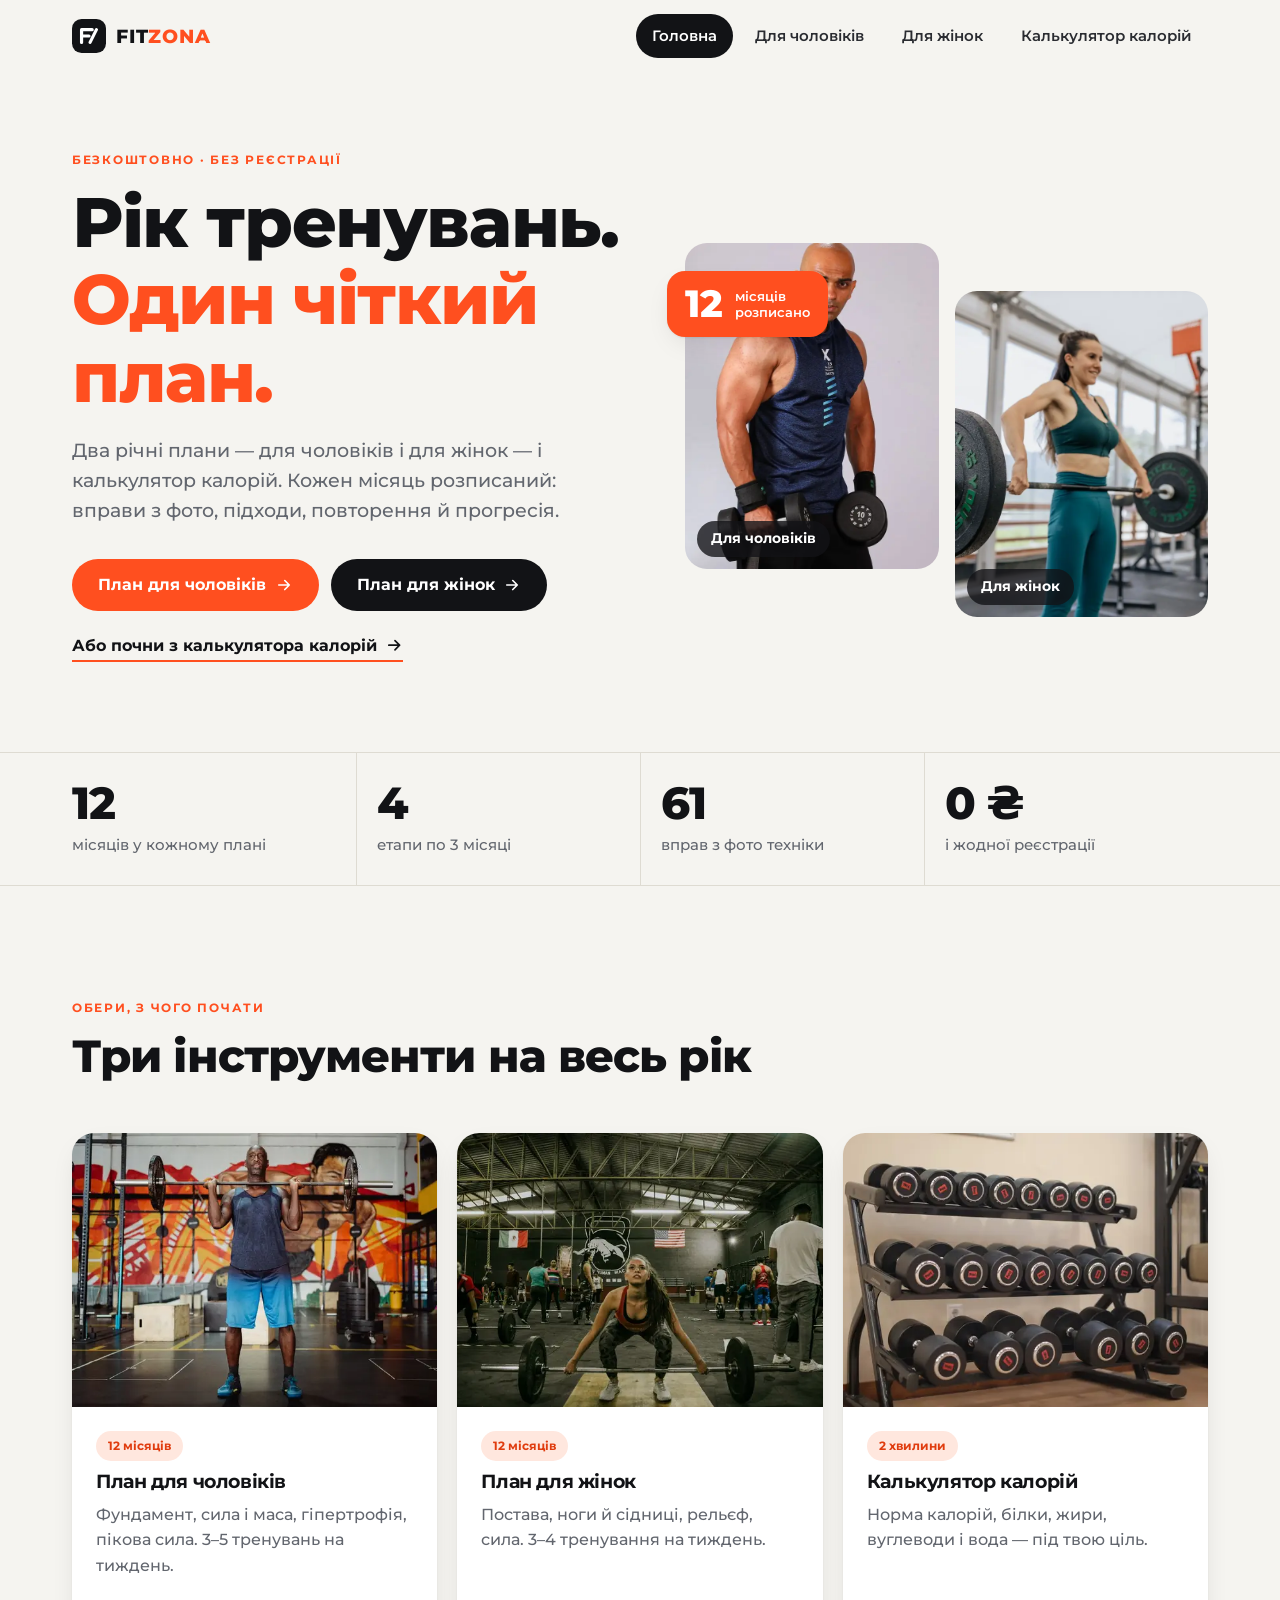
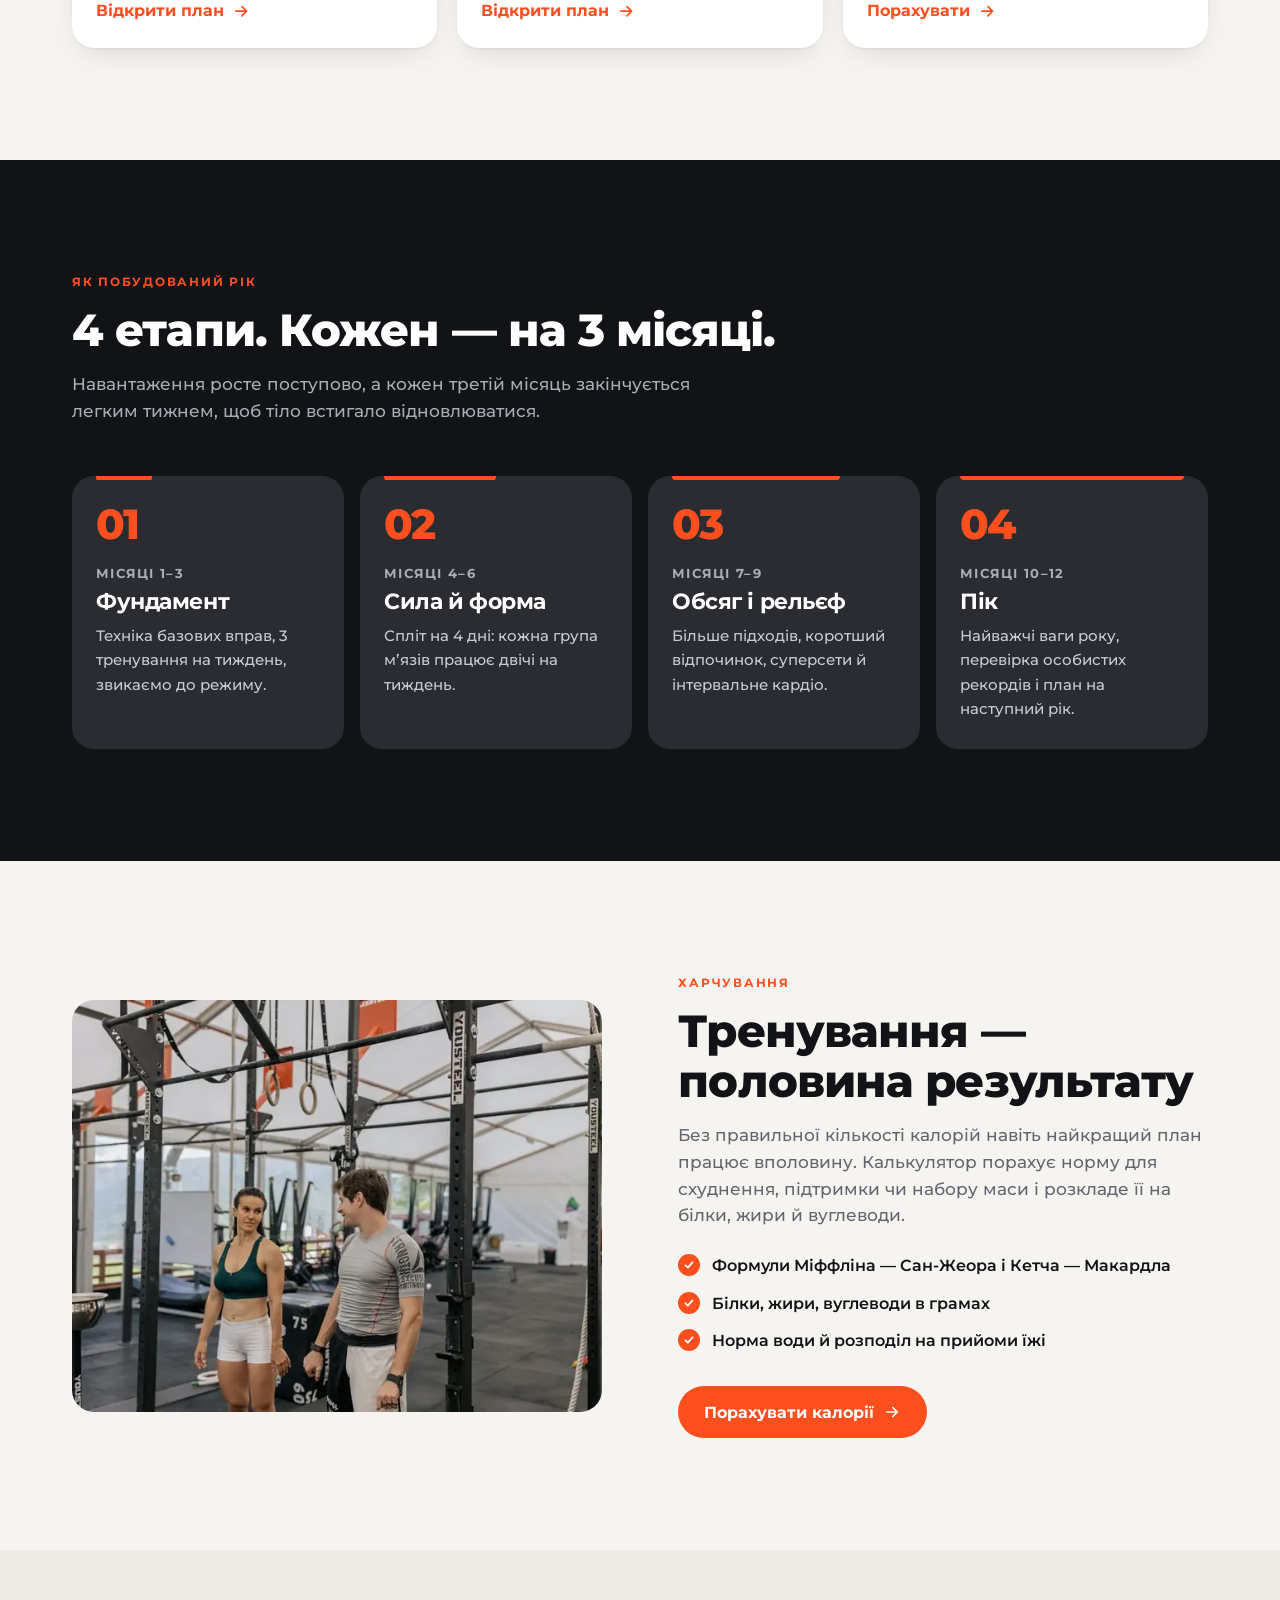
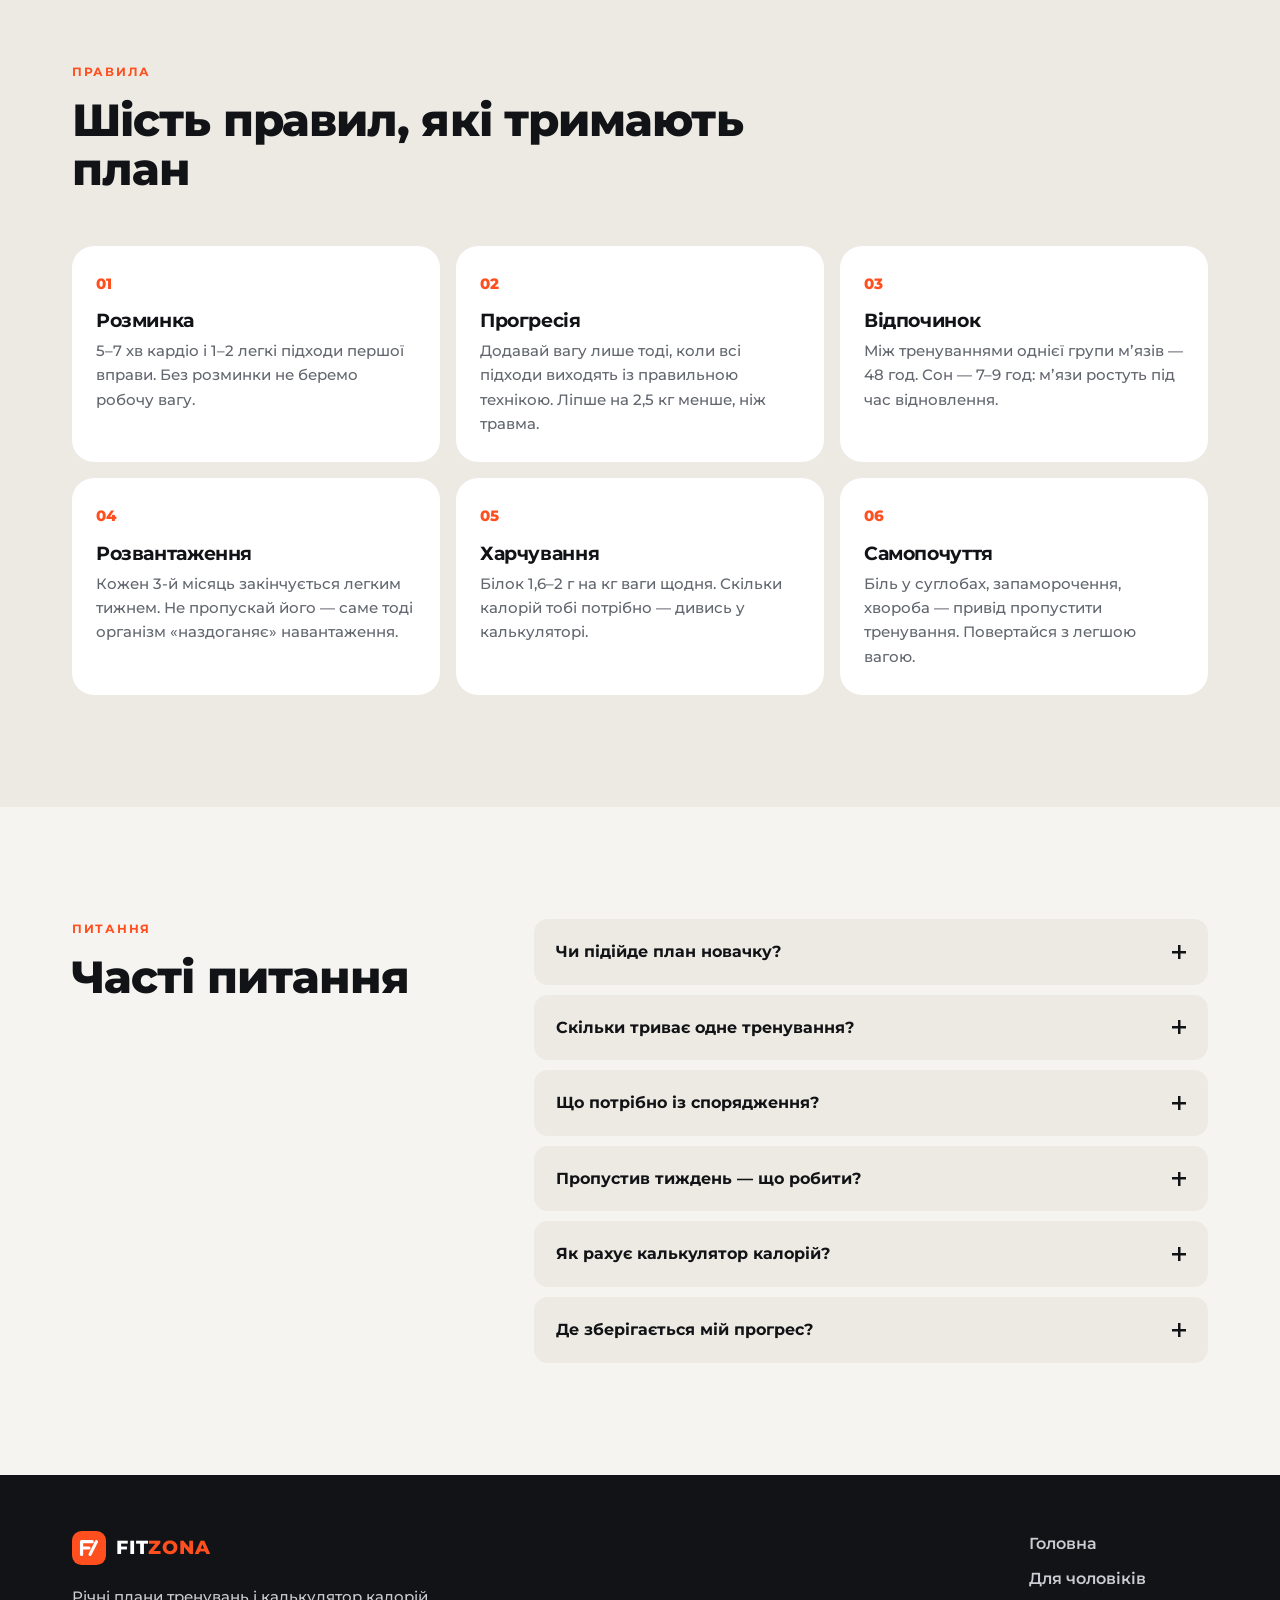
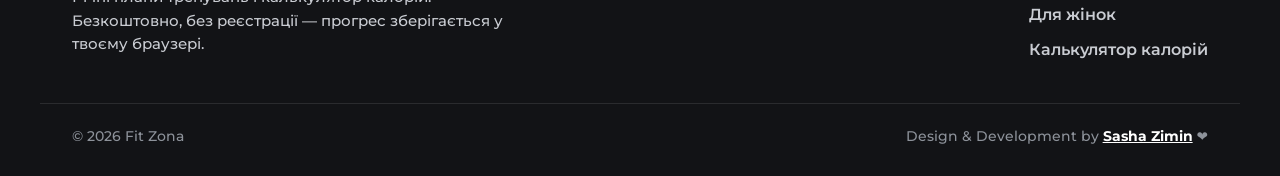
<file: fit-zona/index.html>
<!doctype html>
<html lang="uk">
<head>
<meta charset="utf-8">
<meta name="viewport" content="width=device-width, initial-scale=1">
<title>Fit Zona — річні плани тренувань і калькулятор калорій</title>
<meta name="description" content="Безкоштовні плани тренувань у залі на 12 місяців для чоловіків і жінок та калькулятор калорій, білків, жирів і вуглеводів.">
<meta name="theme-color" content="#121316">
<meta name="robots" content="index, follow">
<link rel="canonical" href="https://fit-zona.pp.ua/">
<meta property="og:type" content="website">
<meta property="og:site_name" content="Fit Zona">
<meta property="og:url" content="https://fit-zona.pp.ua/">
<meta property="og:title" content="Fit Zona — річні плани тренувань і калькулятор калорій">
<meta property="og:description" content="Безкоштовні плани тренувань у залі на 12 місяців для чоловіків і жінок та калькулятор калорій, білків, жирів і вуглеводів.">
<meta property="og:locale" content="uk_UA">
<meta property="og:image" content="https://fit-zona.pp.ua/assets/og/index.jpg">
<meta property="og:image:width" content="1200">
<meta property="og:image:height" content="630">
<meta name="twitter:card" content="summary_large_image">
<script type="application/ld+json">{"@context": "https://schema.org", "@graph": [{"@type": "WebSite", "@id": "https://fit-zona.pp.ua/#site", "url": "https://fit-zona.pp.ua/", "name": "Fit Zona", "inLanguage": "uk"}, {"@type": "FAQPage", "mainEntity": [{"@type": "Question", "name": "Чи підійде план новачку?", "acceptedAnswer": {"@type": "Answer", "text": "Так. Перші три місяці — саме для того, щоб навчитися техніки й звикнути до режиму. Якщо вже тренуєшся рік і більше, можна почати з 4-го місяця."}}, {"@type": "Question", "name": "Скільки триває одне тренування?", "acceptedAnswer": {"@type": "Answer", "text": "60–75 хвилин разом з розминкою. Кардіо після тренування — ще 20–25 хвилин."}}, {"@type": "Question", "name": "Що потрібно із спорядження?", "acceptedAnswer": {"@type": "Answer", "text": "Плани розраховані на звичайний зал: штанга, гантелі, лава, блочні тренажери, турнік і бруси."}}, {"@type": "Question", "name": "Пропустив тиждень — що робити?", "acceptedAnswer": {"@type": "Answer", "text": "Повтори останній тиждень з вагою на 10 % меншою, а далі продовжуй за планом. Пропуск більше місяця — повернись на початок етапу."}}, {"@type": "Question", "name": "Як рахує калькулятор калорій?", "acceptedAnswer": {"@type": "Answer", "text": "За формулою Міффліна — Сан-Жеора (або Кетча — Макардла, якщо вказати відсоток жиру), з поправкою на активність і ціль. Це орієнтир: перевіряй вагу раз на тиждень і коригуй на 100–150 ккал."}}, {"@type": "Question", "name": "Де зберігається мій прогрес?", "acceptedAnswer": {"@type": "Answer", "text": "Позначки «Місяць виконано» і дані калькулятора зберігаються лише у твоєму браузері. Ми нічого не збираємо."}}]}]}</script>
<link rel="icon" href="data:image/svg+xml,%3Csvg xmlns='http://www.w3.org/2000/svg' viewBox='0 0 32 32'%3E%3Crect width='32' height='32' rx='9' fill='%23FF4F1F'/%3E%3Cpath d='M9 22V10h10M9 16h7M17 22l6-12' stroke='%23fff' stroke-width='3' fill='none' stroke-linecap='round' stroke-linejoin='round'/%3E%3C/svg%3E">
<link rel="apple-touch-icon" href="assets/img/apple-touch-icon.png">
<link rel="preload" href="assets/fonts/montserrat-cyrillic.woff2" as="font" type="font/woff2" crossorigin>
<link rel="stylesheet" href="assets/css/style.css?v=1.1.1">
</head>
<body>
<a class="skip" href="#main">Перейти до змісту</a>
<header class="site-header">
  <div class="wrap header-in">
    <a class="logo" href="./" aria-label="Fit Zona — на головну"><svg class="logo-mark" viewBox="0 0 32 32" aria-hidden="true"><rect width="32" height="32" rx="9" fill="currentColor"/><path d="M9 22V10h10M9 16h7M17 22l6-12" stroke="#fff" stroke-width="3" fill="none" stroke-linecap="round" stroke-linejoin="round"/></svg><span>FIT<b>ZONA</b></span></a>
    <button class="burger" type="button" aria-expanded="false" aria-controls="site-nav" aria-label="Меню"><span></span><span></span><span></span></button>
    <nav id="site-nav" class="site-nav" aria-label="Головне меню"><ul><li><a href="./" aria-current="page">Головна</a></li><li><a href="plan-dlya-cholovikiv.html">Для чоловіків</a></li><li><a href="plan-dlya-zhinok.html">Для жінок</a></li><li><a href="kalkulyator-kaloriy.html">Калькулятор калорій</a></li></ul></nav>
  </div>
</header>
<main id="main">

<section class="hero">
  <div class="wrap hero-grid">
    <div class="hero-text">
      <p class="eyebrow">Безкоштовно · без реєстрації</p>
      <h1>Рік тренувань. <span class="accent">Один чіткий план.</span></h1>
      <p class="lead">Два річні плани — для чоловіків і для жінок — і калькулятор калорій. Кожен місяць розписаний: вправи з фото, підходи, повторення й прогресія.</p>
      <div class="btns">
        <a class="btn btn-accent" href="plan-dlya-cholovikiv.html">План для чоловіків <svg class="ico" viewBox="0 0 24 24" aria-hidden="true"><path d="M5 12h14M13 6l6 6-6 6" fill="none" stroke="currentColor" stroke-width="2.2" stroke-linecap="round" stroke-linejoin="round"/></svg></a>
        <a class="btn btn-ink" href="plan-dlya-zhinok.html">План для жінок <svg class="ico" viewBox="0 0 24 24" aria-hidden="true"><path d="M5 12h14M13 6l6 6-6 6" fill="none" stroke="currentColor" stroke-width="2.2" stroke-linecap="round" stroke-linejoin="round"/></svg></a>
      </div>
      <a class="text-link" href="kalkulyator-kaloriy.html">Або почни з калькулятора калорій <svg class="ico" viewBox="0 0 24 24" aria-hidden="true"><path d="M5 12h14M13 6l6 6-6 6" fill="none" stroke="currentColor" stroke-width="2.2" stroke-linecap="round" stroke-linejoin="round"/></svg></a>
    </div>
    <div class="hero-media">
      <figure class="hm hm-1"><img class="" src="assets/img/coach-1.webp" srcset="assets/img/coach-1-640.webp 640w, assets/img/coach-1.webp 700w" sizes="(max-width: 800px) 50vw, 25vw" width="700" height="900" alt="Чоловік з гантелями в залі" fetchpriority="high"><figcaption>Для чоловіків</figcaption></figure>
      <figure class="hm hm-2"><img class="" src="assets/img/coach-3.webp" srcset="assets/img/coach-3-640.webp 640w, assets/img/coach-3.webp 700w" sizes="(max-width: 800px) 50vw, 25vw" width="700" height="900" alt="Жінка зі штангою в залі" fetchpriority="high"><figcaption>Для жінок</figcaption></figure>
      <div class="hm-badge"><b>12</b><span>місяців<br>розписано</span></div>
    </div>
  </div>
</section>

<section class="stats" aria-label="Коротко про плани">
  <div class="wrap stats-grid">
    <div><b>12</b><span>місяців у кожному плані</span></div>
    <div><b>4</b><span>етапи по 3 місяці</span></div>
    <div><b>61</b><span>вправ з фото техніки</span></div>
    <div><b>0 ₴</b><span>і жодної реєстрації</span></div>
  </div>
</section>

<section class="section">
  <div class="wrap">
    <div class="section-head"><p class="eyebrow">Обери, з чого почати</p><h2>Три інструменти на весь рік</h2></div>
    <div class="cards-3">
      <a class="tool-card" href="plan-dlya-cholovikiv.html">
        <img class="" src="assets/img/gal-4.webp" srcset="assets/img/gal-4-640.webp 640w, assets/img/gal-4.webp 1000w" sizes="(max-width: 800px) 100vw, 33vw" width="1000" height="667" alt="Чоловік тримає штангу на плечах" loading="lazy">
        <div class="tool-body"><span class="tag">12 місяців</span><h3>План для чоловіків</h3><p>Фундамент, сила і маса, гіпертрофія, пікова сила. 3–5 тренувань на тиждень.</p><span class="more">Відкрити план <svg class="ico" viewBox="0 0 24 24" aria-hidden="true"><path d="M5 12h14M13 6l6 6-6 6" fill="none" stroke="currentColor" stroke-width="2.2" stroke-linecap="round" stroke-linejoin="round"/></svg></span></div>
      </a>
      <a class="tool-card" href="plan-dlya-zhinok.html">
        <img class="" src="assets/img/gal-6.webp" srcset="assets/img/gal-6-640.webp 640w, assets/img/gal-6.webp 1000w" sizes="(max-width: 800px) 100vw, 33vw" width="1000" height="667" alt="Жінка виконує станову тягу" loading="lazy">
        <div class="tool-body"><span class="tag">12 місяців</span><h3>План для жінок</h3><p>Постава, ноги й сідниці, рельєф, сила. 3–4 тренування на тиждень.</p><span class="more">Відкрити план <svg class="ico" viewBox="0 0 24 24" aria-hidden="true"><path d="M5 12h14M13 6l6 6-6 6" fill="none" stroke="currentColor" stroke-width="2.2" stroke-linecap="round" stroke-linejoin="round"/></svg></span></div>
      </a>
      <a class="tool-card" href="kalkulyator-kaloriy.html">
        <img class="" src="assets/img/gym-dumbbells.webp" srcset="assets/img/gym-dumbbells-640.webp 640w, assets/img/gym-dumbbells.webp 1200w" sizes="(max-width: 800px) 100vw, 33vw" width="1200" height="778" alt="Стійка з гантелями" loading="lazy">
        <div class="tool-body"><span class="tag">2 хвилини</span><h3>Калькулятор калорій</h3><p>Норма калорій, білки, жири, вуглеводи і вода — під твою ціль.</p><span class="more">Порахувати <svg class="ico" viewBox="0 0 24 24" aria-hidden="true"><path d="M5 12h14M13 6l6 6-6 6" fill="none" stroke="currentColor" stroke-width="2.2" stroke-linecap="round" stroke-linejoin="round"/></svg></span></div>
      </a>
    </div>
  </div>
</section>

<section class="section section-dark">
  <div class="wrap">
    <div class="section-head"><p class="eyebrow">Як побудований рік</p><h2>4 етапи. Кожен — на 3 місяці.</h2><p class="section-lead">Навантаження росте поступово, а кожен третій місяць закінчується легким тижнем, щоб тіло встигало відновлюватися.</p></div>
    <ol class="steps"><li class="step"><span class="step-n">01</span><span class="step-when">Місяці 1–3</span><h3>Фундамент</h3><p>Техніка базових вправ, 3 тренування на тиждень, звикаємо до режиму.</p></li><li class="step"><span class="step-n">02</span><span class="step-when">Місяці 4–6</span><h3>Сила й форма</h3><p>Спліт на 4 дні: кожна група мʼязів працює двічі на тиждень.</p></li><li class="step"><span class="step-n">03</span><span class="step-when">Місяці 7–9</span><h3>Обсяг і рельєф</h3><p>Більше підходів, коротший відпочинок, суперсети й інтервальне кардіо.</p></li><li class="step"><span class="step-n">04</span><span class="step-when">Місяці 10–12</span><h3>Пік</h3><p>Найважчі ваги року, перевірка особистих рекордів і план на наступний рік.</p></li></ol>
  </div>
</section>

<section class="section">
  <div class="wrap split">
    <div class="split-media"><img class="" src="assets/img/dir-functional.webp" srcset="assets/img/dir-functional-640.webp 640w, assets/img/dir-functional.webp 900w" sizes="(max-width: 800px) 100vw, 45vw" width="900" height="700" alt="Тренер і клієнтка в залі для функціональних тренувань" loading="lazy"></div>
    <div>
      <p class="eyebrow">Харчування</p>
      <h2>Тренування — половина результату</h2>
      <p class="section-lead">Без правильної кількості калорій навіть найкращий план працює вполовину. Калькулятор порахує норму для схуднення, підтримки чи набору маси і розкладе її на білки, жири й вуглеводи.</p>
      <ul class="checks"><li>Формули Міффліна — Сан-Жеора і Кетча — Макардла</li><li>Білки, жири, вуглеводи в грамах</li><li>Норма води й розподіл на прийоми їжі</li></ul>
      <a class="btn btn-accent" href="kalkulyator-kaloriy.html">Порахувати калорії <svg class="ico" viewBox="0 0 24 24" aria-hidden="true"><path d="M5 12h14M13 6l6 6-6 6" fill="none" stroke="currentColor" stroke-width="2.2" stroke-linecap="round" stroke-linejoin="round"/></svg></a>
    </div>
  </div>
</section>

<section class="section section-soft">
  <div class="wrap">
    <div class="section-head"><p class="eyebrow">Правила</p><h2>Шість правил, які тримають план</h2></div>
    <ol class="rules"><li><h3>Розминка</h3><p>5–7 хв кардіо і 1–2 легкі підходи першої вправи. Без розминки не беремо робочу вагу.</p></li><li><h3>Прогресія</h3><p>Додавай вагу лише тоді, коли всі підходи виходять із правильною технікою. Ліпше на 2,5 кг менше, ніж травма.</p></li><li><h3>Відпочинок</h3><p>Між тренуваннями однієї групи мʼязів — 48 год. Сон — 7–9 год: мʼязи ростуть під час відновлення.</p></li><li><h3>Розвантаження</h3><p>Кожен 3-й місяць закінчується легким тижнем. Не пропускай його — саме тоді організм «наздоганяє» навантаження.</p></li><li><h3>Харчування</h3><p>Білок 1,6–2 г на кг ваги щодня. Скільки калорій тобі потрібно — дивись у калькуляторі.</p></li><li><h3>Самопочуття</h3><p>Біль у суглобах, запаморочення, хвороба — привід пропустити тренування. Повертайся з легшою вагою.</p></li></ol>
  </div>
</section>

<section class="section">
  <div class="wrap faq-wrap">
    <div class="section-head"><p class="eyebrow">Питання</p><h2>Часті питання</h2></div>
    <div class="faq"><details><summary>Чи підійде план новачку?</summary><p>Так. Перші три місяці — саме для того, щоб навчитися техніки й звикнути до режиму. Якщо вже тренуєшся рік і більше, можна почати з 4-го місяця.</p></details><details><summary>Скільки триває одне тренування?</summary><p>60–75 хвилин разом з розминкою. Кардіо після тренування — ще 20–25 хвилин.</p></details><details><summary>Що потрібно із спорядження?</summary><p>Плани розраховані на звичайний зал: штанга, гантелі, лава, блочні тренажери, турнік і бруси.</p></details><details><summary>Пропустив тиждень — що робити?</summary><p>Повтори останній тиждень з вагою на 10 % меншою, а далі продовжуй за планом. Пропуск більше місяця — повернись на початок етапу.</p></details><details><summary>Як рахує калькулятор калорій?</summary><p>За формулою Міффліна — Сан-Жеора (або Кетча — Макардла, якщо вказати відсоток жиру), з поправкою на активність і ціль. Це орієнтир: перевіряй вагу раз на тиждень і коригуй на 100–150 ккал.</p></details><details><summary>Де зберігається мій прогрес?</summary><p>Позначки «Місяць виконано» і дані калькулятора зберігаються лише у твоєму браузері. Ми нічого не збираємо.</p></details></div>
  </div>
</section>

</main>
<footer class="site-footer">
  <div class="wrap footer-grid">
    <div>
      <a class="logo logo-light" href="./"><svg class="logo-mark" viewBox="0 0 32 32" aria-hidden="true"><rect width="32" height="32" rx="9" fill="currentColor"/><path d="M9 22V10h10M9 16h7M17 22l6-12" stroke="#fff" stroke-width="3" fill="none" stroke-linecap="round" stroke-linejoin="round"/></svg><span>FIT<b>ZONA</b></span></a>
      <p class="footer-text">Річні плани тренувань і калькулятор калорій. Безкоштовно, без реєстрації — прогрес зберігається у твоєму браузері.</p>
    </div>
    <nav aria-label="Посилання у футері"><ul class="footer-nav"><li><a href="./">Головна</a></li><li><a href="plan-dlya-cholovikiv.html">Для чоловіків</a></li><li><a href="plan-dlya-zhinok.html">Для жінок</a></li><li><a href="kalkulyator-kaloriy.html">Калькулятор калорій</a></li></ul></nav>
  </div>
  <div class="wrap footer-bottom">
    <span>© 2026 Fit Zona</span>
    <span>Design &amp; Development by <a href="https://zimin.dev" target="_blank" rel="noopener">Sasha Zimin</a> ❤️</span>
  </div>
</footer>
<script src="assets/js/main.js?v=1.1.1" defer></script>
</body>
</html>
</file>
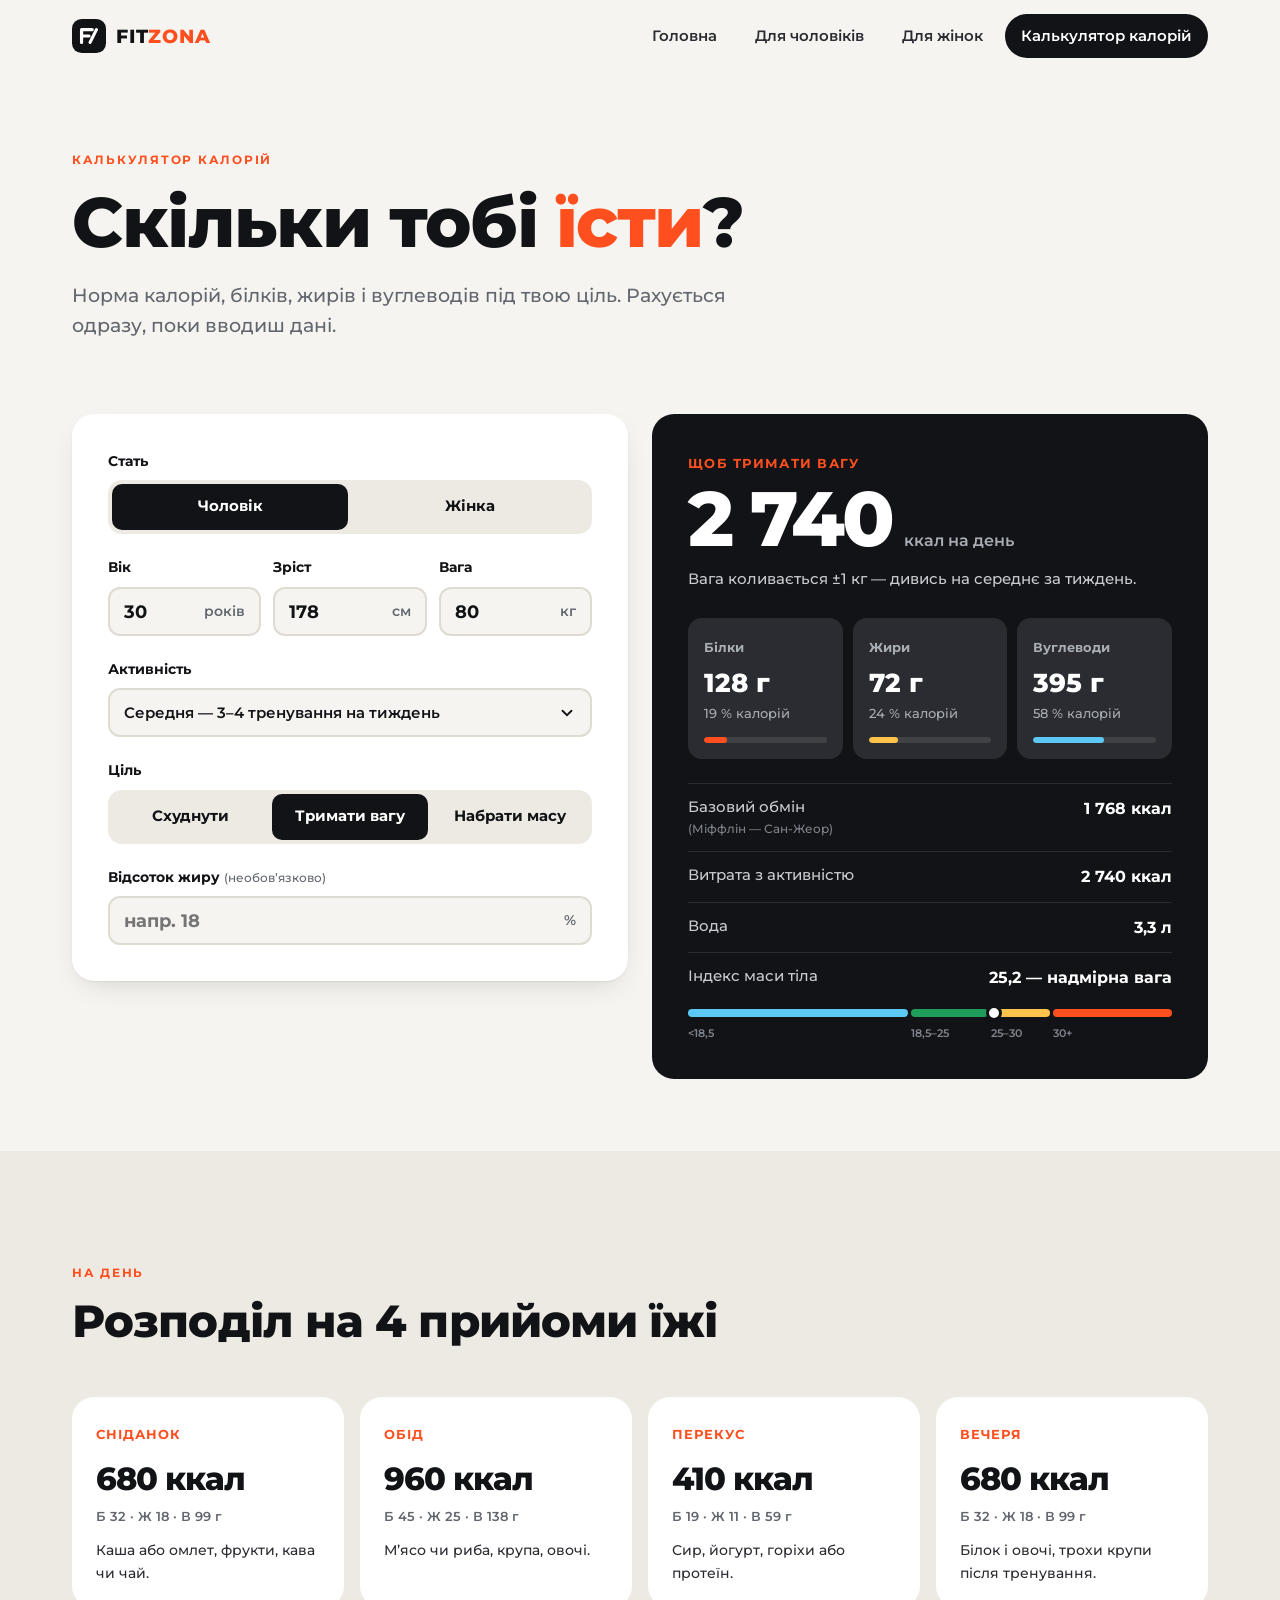
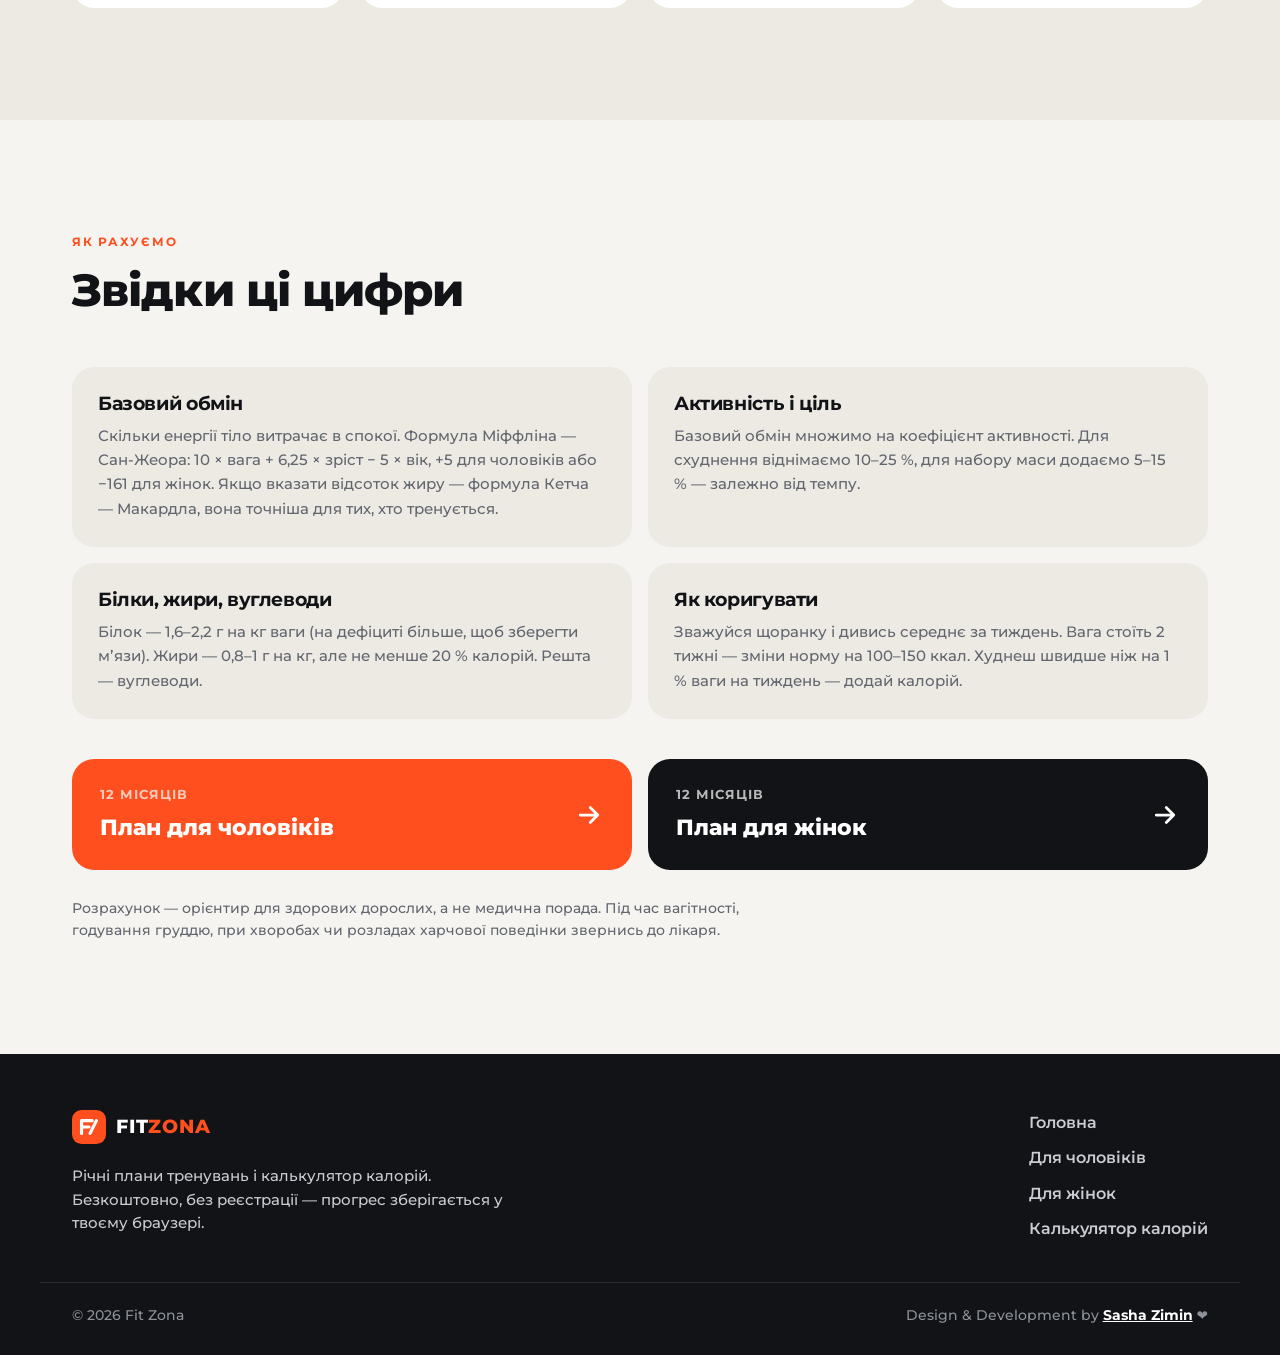
<file: fit-zona/kalkulyator-kaloriy.html>
<!doctype html>
<html lang="uk">
<head>
<meta charset="utf-8">
<meta name="viewport" content="width=device-width, initial-scale=1">
<title>Калькулятор калорій, білків, жирів і вуглеводів — Fit Zona</title>
<meta name="description" content="Порахуй денну норму калорій для схуднення, підтримки чи набору маси: білки, жири, вуглеводи, вода та індекс маси тіла.">
<meta name="theme-color" content="#121316">
<meta name="robots" content="index, follow">
<link rel="canonical" href="https://fit-zona.pp.ua/kalkulyator-kaloriy.html">
<meta property="og:type" content="website">
<meta property="og:site_name" content="Fit Zona">
<meta property="og:url" content="https://fit-zona.pp.ua/kalkulyator-kaloriy.html">
<meta property="og:title" content="Калькулятор калорій, білків, жирів і вуглеводів — Fit Zona">
<meta property="og:description" content="Порахуй денну норму калорій для схуднення, підтримки чи набору маси: білки, жири, вуглеводи, вода та індекс маси тіла.">
<meta property="og:locale" content="uk_UA">
<meta property="og:image" content="https://fit-zona.pp.ua/assets/og/kalkulyator-kaloriy.jpg">
<meta property="og:image:width" content="1200">
<meta property="og:image:height" content="630">
<meta name="twitter:card" content="summary_large_image">
<script type="application/ld+json">{"@context": "https://schema.org", "@graph": [{"@type": "WebApplication", "name": "Калькулятор калорій Fit Zona", "url": "https://fit-zona.pp.ua/kalkulyator-kaloriy.html", "applicationCategory": "HealthApplication", "operatingSystem": "Будь-яка (браузер)", "inLanguage": "uk", "offers": {"@type": "Offer", "price": "0", "priceCurrency": "UAH"}}, {"@type": "BreadcrumbList", "itemListElement": [{"@type": "ListItem", "position": 1, "name": "Головна", "item": "https://fit-zona.pp.ua/"}, {"@type": "ListItem", "position": 2, "name": "Калькулятор калорій", "item": "https://fit-zona.pp.ua/kalkulyator-kaloriy.html"}]}]}</script>
<link rel="icon" href="data:image/svg+xml,%3Csvg xmlns='http://www.w3.org/2000/svg' viewBox='0 0 32 32'%3E%3Crect width='32' height='32' rx='9' fill='%23FF4F1F'/%3E%3Cpath d='M9 22V10h10M9 16h7M17 22l6-12' stroke='%23fff' stroke-width='3' fill='none' stroke-linecap='round' stroke-linejoin='round'/%3E%3C/svg%3E">
<link rel="apple-touch-icon" href="assets/img/apple-touch-icon.png">
<link rel="preload" href="assets/fonts/montserrat-cyrillic.woff2" as="font" type="font/woff2" crossorigin>
<link rel="stylesheet" href="assets/css/style.css?v=1.1.1">
</head>
<body>
<a class="skip" href="#main">Перейти до змісту</a>
<header class="site-header">
  <div class="wrap header-in">
    <a class="logo" href="./" aria-label="Fit Zona — на головну"><svg class="logo-mark" viewBox="0 0 32 32" aria-hidden="true"><rect width="32" height="32" rx="9" fill="currentColor"/><path d="M9 22V10h10M9 16h7M17 22l6-12" stroke="#fff" stroke-width="3" fill="none" stroke-linecap="round" stroke-linejoin="round"/></svg><span>FIT<b>ZONA</b></span></a>
    <button class="burger" type="button" aria-expanded="false" aria-controls="site-nav" aria-label="Меню"><span></span><span></span><span></span></button>
    <nav id="site-nav" class="site-nav" aria-label="Головне меню"><ul><li><a href="./">Головна</a></li><li><a href="plan-dlya-cholovikiv.html">Для чоловіків</a></li><li><a href="plan-dlya-zhinok.html">Для жінок</a></li><li><a href="kalkulyator-kaloriy.html" aria-current="page">Калькулятор калорій</a></li></ul></nav>
  </div>
</header>
<main id="main">

<section class="calc-hero">
  <div class="wrap">
    <p class="eyebrow">Калькулятор калорій</p>
    <h1>Скільки тобі <span class="accent">їсти</span>?</h1>
    <p class="lead">Норма калорій, білків, жирів і вуглеводів під твою ціль. Рахується одразу, поки вводиш дані.</p>
  </div>
</section>

<section class="section section-tight">
  <div class="wrap calc-grid">
    <form class="calc-form" novalidate aria-label="Дані для розрахунку">
      <fieldset class="seg-field">
        <legend>Стать</legend>
        <div class="seg">
          <label><input type="radio" name="sex" value="m" checked><span>Чоловік</span></label>
          <label><input type="radio" name="sex" value="f"><span>Жінка</span></label>
        </div>
      </fieldset>
      <div class="fields-3">
        <label class="field"><span>Вік</span><span class="input-unit"><input type="number" name="age" inputmode="numeric" min="16" max="90" value="30" required><i>років</i></span></label>
        <label class="field"><span>Зріст</span><span class="input-unit"><input type="number" name="height" inputmode="numeric" min="130" max="230" value="178" required><i>см</i></span></label>
        <label class="field"><span>Вага</span><span class="input-unit"><input type="number" name="weight" inputmode="decimal" min="35" max="250" step="0.1" value="80" required><i>кг</i></span></label>
      </div>
      <label class="field">
        <span>Активність</span>
        <select name="activity">
          <option value="1.2">Мінімальна — сидяча робота</option>
          <option value="1.375">Легка — 1–2 тренування на тиждень</option>
          <option value="1.55" selected>Середня — 3–4 тренування на тиждень</option>
          <option value="1.725">Висока — 5–6 тренувань на тиждень</option>
          <option value="1.9">Дуже висока — фізична праця + спорт</option>
        </select>
      </label>
      <fieldset class="seg-field">
        <legend>Ціль</legend>
        <div class="seg seg-3">
          <label><input type="radio" name="goal" value="cut"><span>Схуднути</span></label>
          <label><input type="radio" name="goal" value="keep" checked><span>Тримати вагу</span></label>
          <label><input type="radio" name="goal" value="bulk"><span>Набрати масу</span></label>
        </div>
      </fieldset>
      <fieldset class="seg-field" data-pace>
        <legend>Темп</legend>
        <div class="seg seg-3">
          <label><input type="radio" name="pace" value="soft"><span>Мʼякий</span></label>
          <label><input type="radio" name="pace" value="mid" checked><span>Помірний</span></label>
          <label><input type="radio" name="pace" value="fast"><span>Швидкий</span></label>
        </div>
      </fieldset>
      <label class="field"><span>Відсоток жиру <small>(необовʼязково)</small></span><span class="input-unit"><input type="number" name="fat" inputmode="decimal" min="3" max="60" step="0.1" placeholder="напр. 18"><i>%</i></span></label>
      <p class="form-error" role="alert" hidden></p>
    </form>

    <div class="calc-result" aria-live="polite">
      <div class="res-main">
        <span class="res-label" data-r="goal-label">Щоб тримати вагу</span>
        <div class="res-kcal"><b data-r="kcal">—</b><span>ккал на день</span></div>
        <p class="res-note" data-r="note"></p>
      </div>
      <div class="macros">
        <div class="macro m-p"><span>Білки</span><b data-r="p">—</b><i data-r="p-kcal"></i><div class="mbar"><span data-r="p-bar"></span></div></div>
        <div class="macro m-f"><span>Жири</span><b data-r="f">—</b><i data-r="f-kcal"></i><div class="mbar"><span data-r="f-bar"></span></div></div>
        <div class="macro m-c"><span>Вуглеводи</span><b data-r="c">—</b><i data-r="c-kcal"></i><div class="mbar"><span data-r="c-bar"></span></div></div>
      </div>
      <dl class="res-list">
        <div><dt>Базовий обмін <small data-r="formula">(Міффлін — Сан-Жеор)</small></dt><dd data-r="bmr">—</dd></div>
        <div><dt>Витрата з активністю</dt><dd data-r="tdee">—</dd></div>
        <div><dt>Вода</dt><dd data-r="water">—</dd></div>
        <div><dt>Індекс маси тіла</dt><dd data-r="bmi">—</dd></div>
      </dl>
      <div class="bmi-scale" aria-hidden="true"><span class="b1"></span><span class="b2"></span><span class="b3"></span><span class="b4"></span><i data-r="bmi-dot"></i></div>
      <div class="bmi-legend" aria-hidden="true"><span>&lt;18,5</span><span>18,5–25</span><span>25–30</span><span>30+</span></div>
    </div>
  </div>
</section>

<section class="section section-soft">
  <div class="wrap">
    <div class="section-head"><p class="eyebrow">На день</p><h2>Розподіл на 4 прийоми їжі</h2></div>
    <div class="meals" data-r="meals"></div>
  </div>
</section>

<section class="section">
  <div class="wrap">
    <div class="section-head"><p class="eyebrow">Як рахуємо</p><h2>Звідки ці цифри</h2></div>
    <div class="how">
      <article><h3>Базовий обмін</h3><p>Скільки енергії тіло витрачає в спокої. Формула Міффліна — Сан-Жеора: 10 × вага + 6,25 × зріст − 5 × вік, +5 для чоловіків або −161 для жінок. Якщо вказати відсоток жиру — формула Кетча — Макардла, вона точніша для тих, хто тренується.</p></article>
      <article><h3>Активність і ціль</h3><p>Базовий обмін множимо на коефіцієнт активності. Для схуднення віднімаємо 10–25 %, для набору маси додаємо 5–15 % — залежно від темпу.</p></article>
      <article><h3>Білки, жири, вуглеводи</h3><p>Білок — 1,6–2,2 г на кг ваги (на дефіциті більше, щоб зберегти мʼязи). Жири — 0,8–1 г на кг, але не менше 20 % калорій. Решта — вуглеводи.</p></article>
      <article><h3>Як коригувати</h3><p>Зважуйся щоранку і дивись середнє за тиждень. Вага стоїть 2 тижні — зміни норму на 100–150 ккал. Худнеш швидше ніж на 1 % ваги на тиждень — додай калорій.</p></article>
    </div>
    <div class="cross">
      <a class="cross-card cross-accent" href="plan-dlya-cholovikiv.html"><span>12 місяців</span><b>План для чоловіків</b><svg class="ico" viewBox="0 0 24 24" aria-hidden="true"><path d="M5 12h14M13 6l6 6-6 6" fill="none" stroke="currentColor" stroke-width="2.2" stroke-linecap="round" stroke-linejoin="round"/></svg></a>
      <a class="cross-card" href="plan-dlya-zhinok.html"><span>12 місяців</span><b>План для жінок</b><svg class="ico" viewBox="0 0 24 24" aria-hidden="true"><path d="M5 12h14M13 6l6 6-6 6" fill="none" stroke="currentColor" stroke-width="2.2" stroke-linecap="round" stroke-linejoin="round"/></svg></a>
    </div>
    <p class="note">Розрахунок — орієнтир для здорових дорослих, а не медична порада. Під час вагітності, годування груддю, при хворобах чи розладах харчової поведінки звернись до лікаря.</p>
  </div>
</section>

</main>
<footer class="site-footer">
  <div class="wrap footer-grid">
    <div>
      <a class="logo logo-light" href="./"><svg class="logo-mark" viewBox="0 0 32 32" aria-hidden="true"><rect width="32" height="32" rx="9" fill="currentColor"/><path d="M9 22V10h10M9 16h7M17 22l6-12" stroke="#fff" stroke-width="3" fill="none" stroke-linecap="round" stroke-linejoin="round"/></svg><span>FIT<b>ZONA</b></span></a>
      <p class="footer-text">Річні плани тренувань і калькулятор калорій. Безкоштовно, без реєстрації — прогрес зберігається у твоєму браузері.</p>
    </div>
    <nav aria-label="Посилання у футері"><ul class="footer-nav"><li><a href="./">Головна</a></li><li><a href="plan-dlya-cholovikiv.html">Для чоловіків</a></li><li><a href="plan-dlya-zhinok.html">Для жінок</a></li><li><a href="kalkulyator-kaloriy.html">Калькулятор калорій</a></li></ul></nav>
  </div>
  <div class="wrap footer-bottom">
    <span>© 2026 Fit Zona</span>
    <span>Design &amp; Development by <a href="https://zimin.dev" target="_blank" rel="noopener">Sasha Zimin</a> ❤️</span>
  </div>
</footer>
<script src="assets/js/main.js?v=1.1.1" defer></script><script src="assets/js/calc.js?v=1.1.1" defer></script>
</body>
</html>
</file>
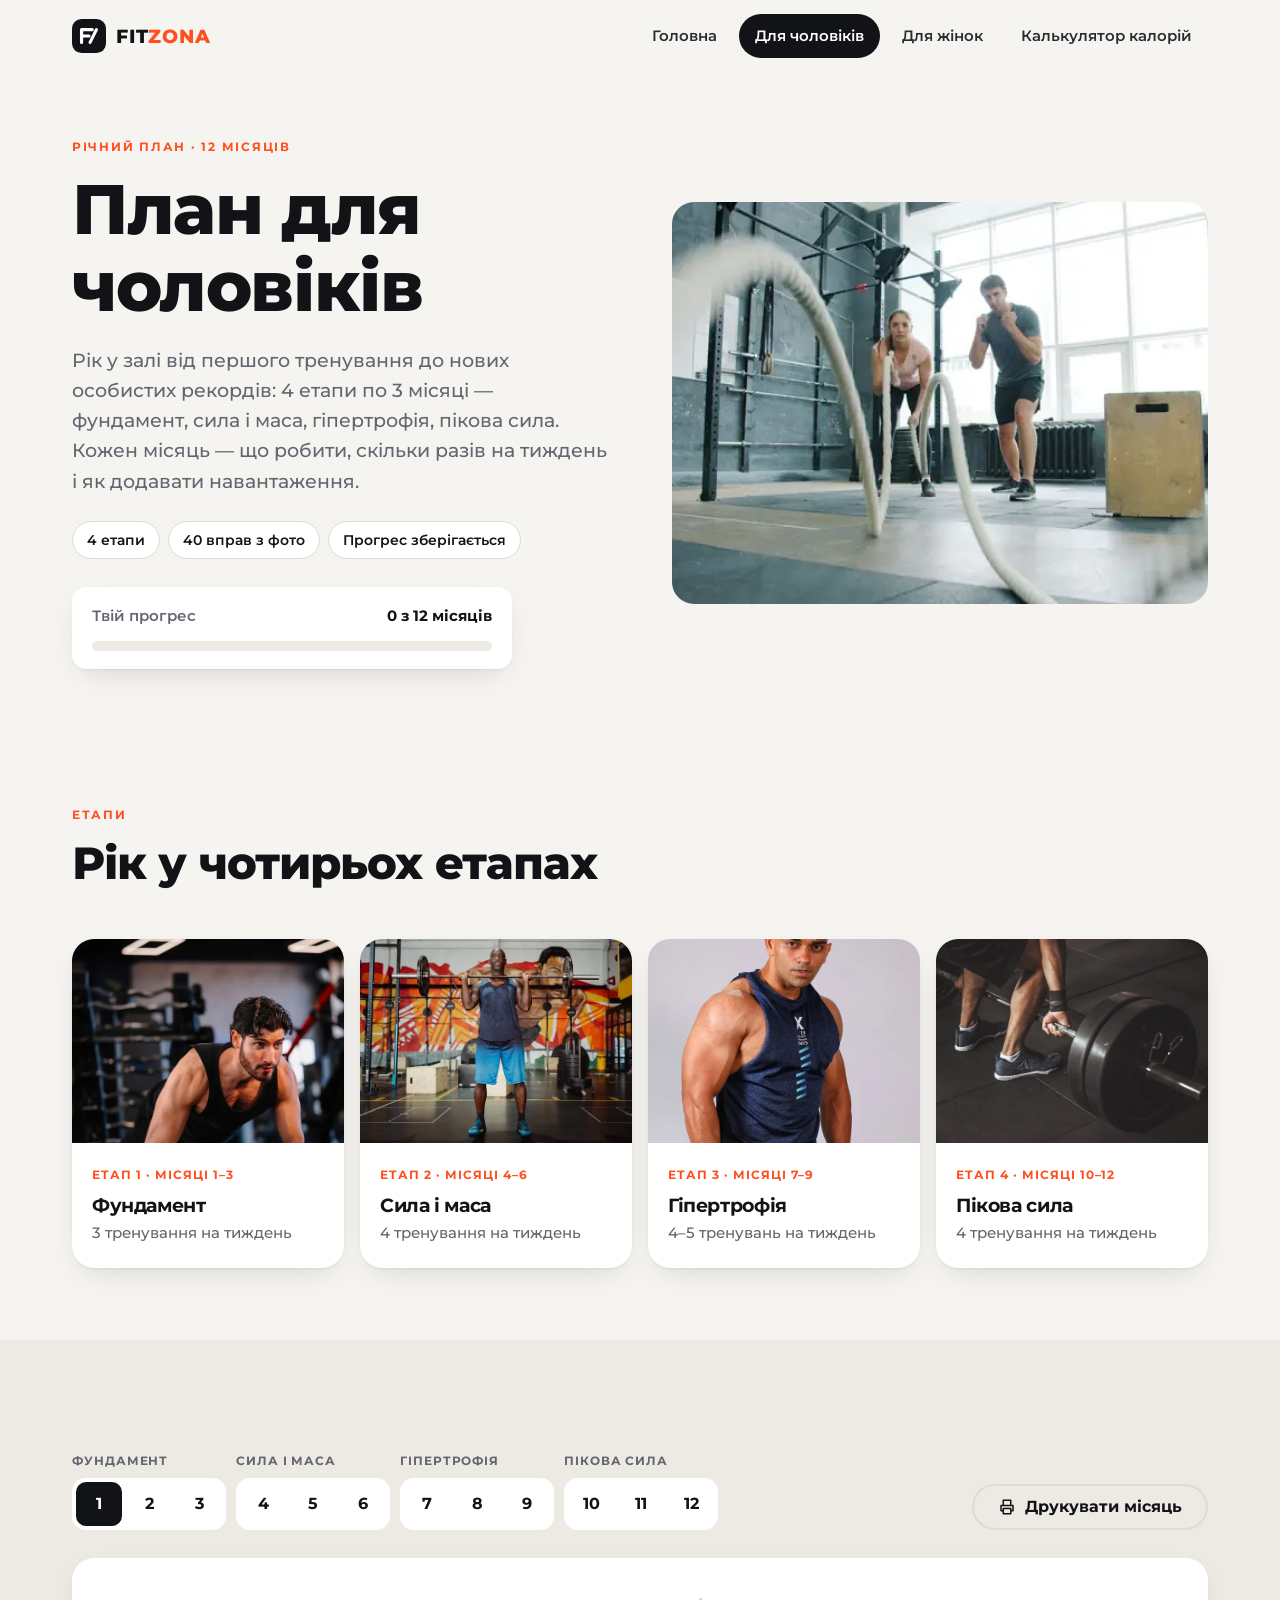
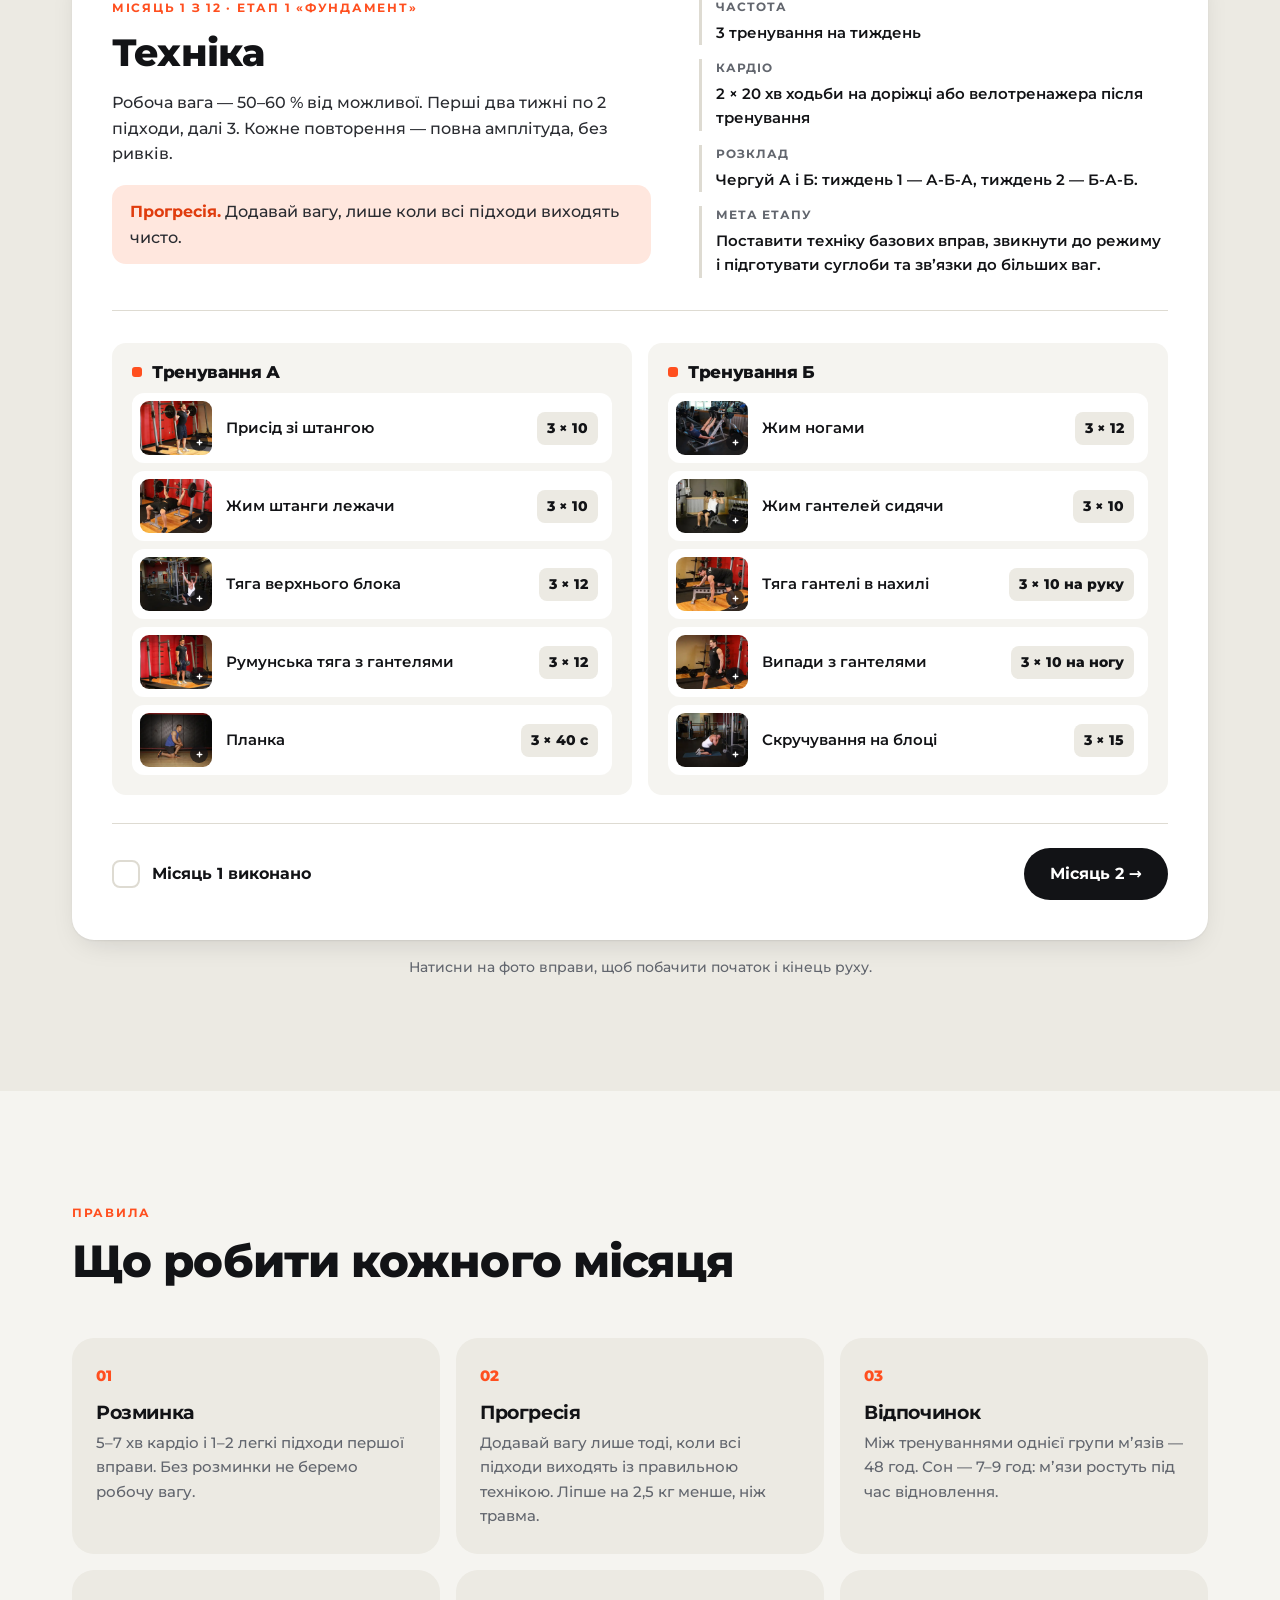
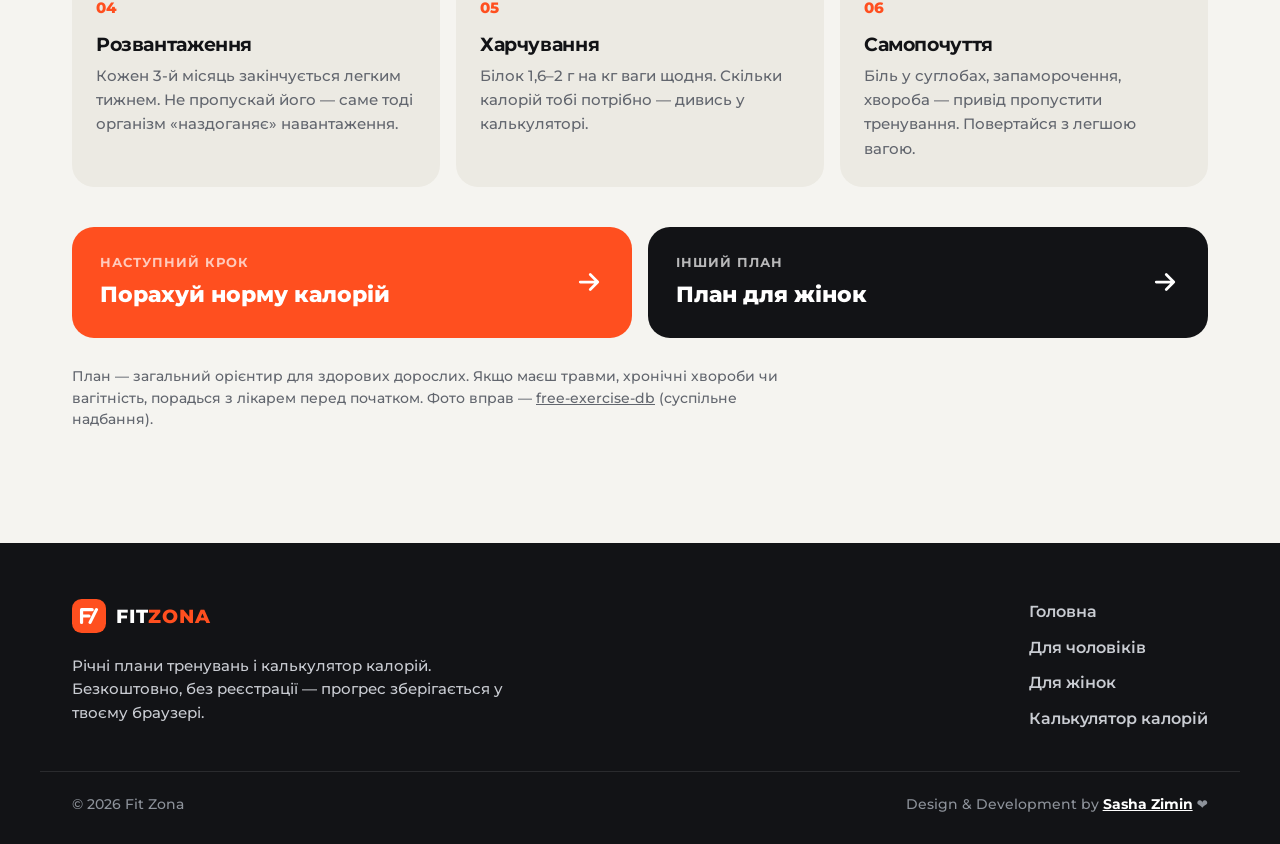
<file: fit-zona/plan-dlya-cholovikiv.html>
<!doctype html>
<html lang="uk">
<head>
<meta charset="utf-8">
<meta name="viewport" content="width=device-width, initial-scale=1">
<title>План тренувань для чоловіків на 12 місяців — Fit Zona</title>
<meta name="description" content="Річний план тренувань у залі для чоловіків: 12 місяців, 4 етапи — техніка, сила, маса і пікова сила. Вправи, підходи, повторення і прогресія на кожен місяць.">
<meta name="theme-color" content="#121316">
<meta name="robots" content="index, follow">
<link rel="canonical" href="https://fit-zona.pp.ua/plan-dlya-cholovikiv.html">
<meta property="og:type" content="website">
<meta property="og:site_name" content="Fit Zona">
<meta property="og:url" content="https://fit-zona.pp.ua/plan-dlya-cholovikiv.html">
<meta property="og:title" content="План тренувань для чоловіків на 12 місяців — Fit Zona">
<meta property="og:description" content="Річний план тренувань у залі для чоловіків: 12 місяців, 4 етапи — техніка, сила, маса і пікова сила. Вправи, підходи, повторення і прогресія на кожен місяць.">
<meta property="og:locale" content="uk_UA">
<meta property="og:image" content="https://fit-zona.pp.ua/assets/og/plan-dlya-cholovikiv.jpg">
<meta property="og:image:width" content="1200">
<meta property="og:image:height" content="630">
<meta name="twitter:card" content="summary_large_image">
<script type="application/ld+json">{"@context": "https://schema.org", "@graph": [{"@type": "WebPage", "url": "https://fit-zona.pp.ua/plan-dlya-cholovikiv.html", "name": "План тренувань для чоловіків на 12 місяців", "description": "Річний план тренувань у залі для чоловіків: 12 місяців, 4 етапи — техніка, сила, маса і пікова сила. Вправи, підходи, повторення і прогресія на кожен місяць.", "inLanguage": "uk", "isPartOf": {"@id": "https://fit-zona.pp.ua/#site"}, "primaryImageOfPage": "https://fit-zona.pp.ua/assets/img/cta.webp", "about": {"@type": "ExercisePlan", "name": "План тренувань для чоловіків на 12 місяців", "exerciseType": "Силові тренування в залі", "activityDuration": "P12M", "workload": "3–5 тренувань на тиждень", "audience": {"@type": "PeopleAudience", "suggestedGender": "male"}}}, {"@type": "BreadcrumbList", "itemListElement": [{"@type": "ListItem", "position": 1, "name": "Головна", "item": "https://fit-zona.pp.ua/"}, {"@type": "ListItem", "position": 2, "name": "План для чоловіків", "item": "https://fit-zona.pp.ua/plan-dlya-cholovikiv.html"}]}]}</script>
<link rel="icon" href="data:image/svg+xml,%3Csvg xmlns='http://www.w3.org/2000/svg' viewBox='0 0 32 32'%3E%3Crect width='32' height='32' rx='9' fill='%23FF4F1F'/%3E%3Cpath d='M9 22V10h10M9 16h7M17 22l6-12' stroke='%23fff' stroke-width='3' fill='none' stroke-linecap='round' stroke-linejoin='round'/%3E%3C/svg%3E">
<link rel="apple-touch-icon" href="assets/img/apple-touch-icon.png">
<link rel="preload" href="assets/fonts/montserrat-cyrillic.woff2" as="font" type="font/woff2" crossorigin>
<link rel="stylesheet" href="assets/css/style.css?v=1.1.1">
</head>
<body data-plan="m">
<a class="skip" href="#main">Перейти до змісту</a>
<header class="site-header">
  <div class="wrap header-in">
    <a class="logo" href="./" aria-label="Fit Zona — на головну"><svg class="logo-mark" viewBox="0 0 32 32" aria-hidden="true"><rect width="32" height="32" rx="9" fill="currentColor"/><path d="M9 22V10h10M9 16h7M17 22l6-12" stroke="#fff" stroke-width="3" fill="none" stroke-linecap="round" stroke-linejoin="round"/></svg><span>FIT<b>ZONA</b></span></a>
    <button class="burger" type="button" aria-expanded="false" aria-controls="site-nav" aria-label="Меню"><span></span><span></span><span></span></button>
    <nav id="site-nav" class="site-nav" aria-label="Головне меню"><ul><li><a href="./">Головна</a></li><li><a href="plan-dlya-cholovikiv.html" aria-current="page">Для чоловіків</a></li><li><a href="plan-dlya-zhinok.html">Для жінок</a></li><li><a href="kalkulyator-kaloriy.html">Калькулятор калорій</a></li></ul></nav>
  </div>
</header>
<main id="main">

<section class="plan-hero">
  <div class="wrap plan-hero-grid">
    <div class="hero-text">
      <p class="eyebrow">Річний план · 12 місяців</p>
      <h1>План для чоловіків</h1>
      <p class="lead">Рік у залі від першого тренування до нових особистих рекордів: 4 етапи по 3 місяці — фундамент, сила і маса, гіпертрофія, пікова сила. Кожен місяць — що робити, скільки разів на тиждень і як додавати навантаження.</p>
      <ul class="chips"><li>4 етапи</li><li>40 вправ з фото</li><li>Прогрес зберігається</li></ul>
      <div class="progress" aria-live="polite">
        <div class="progress-top"><span>Твій прогрес</span><b data-progress-text>0 з 12 місяців</b></div>
        <div class="progress-bar"><span data-progress-bar></span></div>
      </div>
    </div>
    <figure class="plan-hero-media"><img class="" src="assets/img/cta.webp" srcset="assets/img/cta-640.webp 640w, assets/img/cta.webp 1400w" sizes="(max-width: 900px) 100vw, 50vw" width="1400" height="788" alt="Чоловіки тренуються з канатами у функціональній зоні" fetchpriority="high"></figure>
  </div>
</section>

<section class="section section-tight">
  <div class="wrap">
    <div class="section-head"><p class="eyebrow">Етапи</p><h2>Рік у чотирьох етапах</h2></div>
    <div class="phases"><a class="phase-card" href="#misyats-1" data-goto="1">
  <img class="" src="assets/img/coach-2.webp" srcset="assets/img/coach-2-640.webp 640w, assets/img/coach-2.webp 700w" sizes="(max-width: 800px) 50vw, 25vw" width="700" height="900" alt="Чоловік виконує віджимання в залі" loading="lazy">
  <div class="phase-body"><span class="phase-when">Етап 1 · місяці 1–3</span><h3>Фундамент</h3><p>3 тренування на тиждень</p></div>
</a><a class="phase-card" href="#misyats-4" data-goto="4">
  <img class="" src="assets/img/gal-4.webp" srcset="assets/img/gal-4-640.webp 640w, assets/img/gal-4.webp 1000w" sizes="(max-width: 800px) 50vw, 25vw" width="1000" height="667" alt="Чоловік присідає зі штангою" loading="lazy">
  <div class="phase-body"><span class="phase-when">Етап 2 · місяці 4–6</span><h3>Сила і маса</h3><p>4 тренування на тиждень</p></div>
</a><a class="phase-card" href="#misyats-7" data-goto="7">
  <img class="" src="assets/img/coach-1.webp" srcset="assets/img/coach-1-640.webp 640w, assets/img/coach-1.webp 700w" sizes="(max-width: 800px) 50vw, 25vw" width="700" height="900" alt="Чоловік з гантелями після тренування" loading="lazy">
  <div class="phase-body"><span class="phase-when">Етап 3 · місяці 7–9</span><h3>Гіпертрофія</h3><p>4–5 тренувань на тиждень</p></div>
</a><a class="phase-card" href="#misyats-10" data-goto="10">
  <img class="" src="assets/img/dir-strength.webp" srcset="assets/img/dir-strength-640.webp 640w, assets/img/dir-strength.webp 900w" sizes="(max-width: 800px) 50vw, 25vw" width="900" height="700" alt="Станова тяга зі штангою" loading="lazy">
  <div class="phase-body"><span class="phase-when">Етап 4 · місяці 10–12</span><h3>Пікова сила</h3><p>4 тренування на тиждень</p></div>
</a></div>
  </div>
</section>

<section class="section section-soft plan-section" id="plan">
  <div class="wrap">
    <div class="plan-bar">
      <div class="month-tabs" role="tablist" aria-label="Місяці"><div class="mt-group"><span class="mt-label">Фундамент</span><div class="mt-btns"><button type="button" role="tab" id="tab-1" aria-controls="misyats-1" aria-selected="true" data-m="1"><span>1</span></button><button type="button" role="tab" id="tab-2" aria-controls="misyats-2" aria-selected="false" data-m="2"><span>2</span></button><button type="button" role="tab" id="tab-3" aria-controls="misyats-3" aria-selected="false" data-m="3"><span>3</span></button></div></div><div class="mt-group"><span class="mt-label">Сила і маса</span><div class="mt-btns"><button type="button" role="tab" id="tab-4" aria-controls="misyats-4" aria-selected="false" data-m="4"><span>4</span></button><button type="button" role="tab" id="tab-5" aria-controls="misyats-5" aria-selected="false" data-m="5"><span>5</span></button><button type="button" role="tab" id="tab-6" aria-controls="misyats-6" aria-selected="false" data-m="6"><span>6</span></button></div></div><div class="mt-group"><span class="mt-label">Гіпертрофія</span><div class="mt-btns"><button type="button" role="tab" id="tab-7" aria-controls="misyats-7" aria-selected="false" data-m="7"><span>7</span></button><button type="button" role="tab" id="tab-8" aria-controls="misyats-8" aria-selected="false" data-m="8"><span>8</span></button><button type="button" role="tab" id="tab-9" aria-controls="misyats-9" aria-selected="false" data-m="9"><span>9</span></button></div></div><div class="mt-group"><span class="mt-label">Пікова сила</span><div class="mt-btns"><button type="button" role="tab" id="tab-10" aria-controls="misyats-10" aria-selected="false" data-m="10"><span>10</span></button><button type="button" role="tab" id="tab-11" aria-controls="misyats-11" aria-selected="false" data-m="11"><span>11</span></button><button type="button" role="tab" id="tab-12" aria-controls="misyats-12" aria-selected="false" data-m="12"><span>12</span></button></div></div></div>
      <button class="btn btn-line print-btn" type="button" data-print>
        <svg class="ico" viewBox="0 0 24 24" aria-hidden="true"><path d="M7 9V3h10v6M7 17H4v-7h16v7h-3M7 14h10v7H7z" fill="none" stroke="currentColor" stroke-width="2" stroke-linejoin="round"/></svg>Друкувати місяць</button>
    </div>
    <section class="month" id="misyats-1" role="tabpanel" aria-labelledby="tab-1" data-panel="1">
  <div class="month-head">
    <div>
      <p class="eyebrow">Місяць 1 з 12 · етап 1 «Фундамент»</p>
      <h2>Техніка</h2>
      <p class="month-text">Робоча вага — 50–60 % від можливої. Перші два тижні по 2 підходи, далі 3. Кожне повторення — повна амплітуда, без ривків.</p>
      <p class="month-prog"><b>Прогресія.</b> Додавай вагу, лише коли всі підходи виходять чисто.</p>
    </div>
    <dl class="month-meta">
      <div><dt>Частота</dt><dd>3 тренування на тиждень</dd></div>
      <div><dt>Кардіо</dt><dd>2 × 20 хв ходьби на доріжці або велотренажера після тренування</dd></div>
      <div><dt>Розклад</dt><dd>Чергуй А і Б: тиждень 1 — А-Б-А, тиждень 2 — Б-А-Б.</dd></div>
      <div><dt>Мета етапу</dt><dd>Поставити техніку базових вправ, звикнути до режиму і підготувати суглоби та звʼязки до більших ваг.</dd></div>
    </dl>
  </div>
  <div class="days"><article class="day"><h4>Тренування А</h4><ol><li><button class="ex-thumb" type="button" data-ex="Barbell_Squat" data-name="Присід зі штангою" data-sets="3 × 10" aria-label="Показати техніку: Присід зі штангою"><img src="assets/ex/Barbell_Squat-0.webp" width="480" height="320" alt="" loading="lazy"></button><span class="ex-name">Присід зі штангою</span><span class="ex-sets">3 × 10</span></li><li><button class="ex-thumb" type="button" data-ex="Barbell_Bench_Press_-_Medium_Grip" data-name="Жим штанги лежачи" data-sets="3 × 10" aria-label="Показати техніку: Жим штанги лежачи"><img src="assets/ex/Barbell_Bench_Press_-_Medium_Grip-0.webp" width="480" height="320" alt="" loading="lazy"></button><span class="ex-name">Жим штанги лежачи</span><span class="ex-sets">3 × 10</span></li><li><button class="ex-thumb" type="button" data-ex="Wide-Grip_Lat_Pulldown" data-name="Тяга верхнього блока" data-sets="3 × 12" aria-label="Показати техніку: Тяга верхнього блока"><img src="assets/ex/Wide-Grip_Lat_Pulldown-0.webp" width="480" height="320" alt="" loading="lazy"></button><span class="ex-name">Тяга верхнього блока</span><span class="ex-sets">3 × 12</span></li><li><button class="ex-thumb" type="button" data-ex="Stiff-Legged_Dumbbell_Deadlift" data-name="Румунська тяга з гантелями" data-sets="3 × 12" aria-label="Показати техніку: Румунська тяга з гантелями"><img src="assets/ex/Stiff-Legged_Dumbbell_Deadlift-0.webp" width="480" height="320" alt="" loading="lazy"></button><span class="ex-name">Румунська тяга з гантелями</span><span class="ex-sets">3 × 12</span></li><li><button class="ex-thumb" type="button" data-ex="Plank" data-name="Планка" data-sets="3 × 40 с" aria-label="Показати техніку: Планка"><img src="assets/ex/Plank-0.webp" width="480" height="320" alt="" loading="lazy"></button><span class="ex-name">Планка</span><span class="ex-sets">3 × 40 с</span></li></ol></article><article class="day"><h4>Тренування Б</h4><ol><li><button class="ex-thumb" type="button" data-ex="Leg_Press" data-name="Жим ногами" data-sets="3 × 12" aria-label="Показати техніку: Жим ногами"><img src="assets/ex/Leg_Press-0.webp" width="480" height="320" alt="" loading="lazy"></button><span class="ex-name">Жим ногами</span><span class="ex-sets">3 × 12</span></li><li><button class="ex-thumb" type="button" data-ex="Dumbbell_Shoulder_Press" data-name="Жим гантелей сидячи" data-sets="3 × 10" aria-label="Показати техніку: Жим гантелей сидячи"><img src="assets/ex/Dumbbell_Shoulder_Press-0.webp" width="480" height="320" alt="" loading="lazy"></button><span class="ex-name">Жим гантелей сидячи</span><span class="ex-sets">3 × 10</span></li><li><button class="ex-thumb" type="button" data-ex="One-Arm_Dumbbell_Row" data-name="Тяга гантелі в нахилі" data-sets="3 × 10 на руку" aria-label="Показати техніку: Тяга гантелі в нахилі"><img src="assets/ex/One-Arm_Dumbbell_Row-0.webp" width="480" height="320" alt="" loading="lazy"></button><span class="ex-name">Тяга гантелі в нахилі</span><span class="ex-sets">3 × 10 на руку</span></li><li><button class="ex-thumb" type="button" data-ex="Dumbbell_Lunges" data-name="Випади з гантелями" data-sets="3 × 10 на ногу" aria-label="Показати техніку: Випади з гантелями"><img src="assets/ex/Dumbbell_Lunges-0.webp" width="480" height="320" alt="" loading="lazy"></button><span class="ex-name">Випади з гантелями</span><span class="ex-sets">3 × 10 на ногу</span></li><li><button class="ex-thumb" type="button" data-ex="Cable_Crunch" data-name="Скручування на блоці" data-sets="3 × 15" aria-label="Показати техніку: Скручування на блоці"><img src="assets/ex/Cable_Crunch-0.webp" width="480" height="320" alt="" loading="lazy"></button><span class="ex-name">Скручування на блоці</span><span class="ex-sets">3 × 15</span></li></ol></article></div>
  <div class="month-foot">
    <label class="done-toggle"><input type="checkbox" data-done="1"><span class="box" aria-hidden="true"></span>Місяць 1 виконано</label>
    <div class="month-nav"><span></span><button class="btn btn-ink" type="button" data-goto="2">Місяць 2 →</button></div>
  </div>
</section><section class="month" id="misyats-2" role="tabpanel" aria-labelledby="tab-2" data-panel="2" hidden>
  <div class="month-head">
    <div>
      <p class="eyebrow">Місяць 2 з 12 · етап 1 «Фундамент»</p>
      <h2>Перші ваги</h2>
      <p class="month-text">Ті самі вправи, але вже з відчутною вагою: останні 2 повторення важкі, проте техніка не ламається.</p>
      <p class="month-prog"><b>Прогресія.</b> +2,5–5 кг щотижня в присіді й жимі, +1–2 кг на гантелях.</p>
    </div>
    <dl class="month-meta">
      <div><dt>Частота</dt><dd>3 тренування на тиждень</dd></div>
      <div><dt>Кардіо</dt><dd>2 × 20 хв ходьби на доріжці або велотренажера після тренування</dd></div>
      <div><dt>Розклад</dt><dd>Чергуй А і Б: тиждень 1 — А-Б-А, тиждень 2 — Б-А-Б.</dd></div>
      <div><dt>Мета етапу</dt><dd>Поставити техніку базових вправ, звикнути до режиму і підготувати суглоби та звʼязки до більших ваг.</dd></div>
    </dl>
  </div>
  <div class="days"><article class="day"><h4>Тренування А</h4><ol><li><button class="ex-thumb" type="button" data-ex="Barbell_Squat" data-name="Присід зі штангою" data-sets="3 × 10" aria-label="Показати техніку: Присід зі штангою"><img src="assets/ex/Barbell_Squat-0.webp" width="480" height="320" alt="" loading="lazy"></button><span class="ex-name">Присід зі штангою</span><span class="ex-sets">3 × 10</span></li><li><button class="ex-thumb" type="button" data-ex="Barbell_Bench_Press_-_Medium_Grip" data-name="Жим штанги лежачи" data-sets="3 × 10" aria-label="Показати техніку: Жим штанги лежачи"><img src="assets/ex/Barbell_Bench_Press_-_Medium_Grip-0.webp" width="480" height="320" alt="" loading="lazy"></button><span class="ex-name">Жим штанги лежачи</span><span class="ex-sets">3 × 10</span></li><li><button class="ex-thumb" type="button" data-ex="Wide-Grip_Lat_Pulldown" data-name="Тяга верхнього блока" data-sets="3 × 12" aria-label="Показати техніку: Тяга верхнього блока"><img src="assets/ex/Wide-Grip_Lat_Pulldown-0.webp" width="480" height="320" alt="" loading="lazy"></button><span class="ex-name">Тяга верхнього блока</span><span class="ex-sets">3 × 12</span></li><li><button class="ex-thumb" type="button" data-ex="Stiff-Legged_Dumbbell_Deadlift" data-name="Румунська тяга з гантелями" data-sets="3 × 12" aria-label="Показати техніку: Румунська тяга з гантелями"><img src="assets/ex/Stiff-Legged_Dumbbell_Deadlift-0.webp" width="480" height="320" alt="" loading="lazy"></button><span class="ex-name">Румунська тяга з гантелями</span><span class="ex-sets">3 × 12</span></li><li><button class="ex-thumb" type="button" data-ex="Plank" data-name="Планка" data-sets="3 × 40 с" aria-label="Показати техніку: Планка"><img src="assets/ex/Plank-0.webp" width="480" height="320" alt="" loading="lazy"></button><span class="ex-name">Планка</span><span class="ex-sets">3 × 40 с</span></li></ol></article><article class="day"><h4>Тренування Б</h4><ol><li><button class="ex-thumb" type="button" data-ex="Leg_Press" data-name="Жим ногами" data-sets="3 × 12" aria-label="Показати техніку: Жим ногами"><img src="assets/ex/Leg_Press-0.webp" width="480" height="320" alt="" loading="lazy"></button><span class="ex-name">Жим ногами</span><span class="ex-sets">3 × 12</span></li><li><button class="ex-thumb" type="button" data-ex="Dumbbell_Shoulder_Press" data-name="Жим гантелей сидячи" data-sets="3 × 10" aria-label="Показати техніку: Жим гантелей сидячи"><img src="assets/ex/Dumbbell_Shoulder_Press-0.webp" width="480" height="320" alt="" loading="lazy"></button><span class="ex-name">Жим гантелей сидячи</span><span class="ex-sets">3 × 10</span></li><li><button class="ex-thumb" type="button" data-ex="One-Arm_Dumbbell_Row" data-name="Тяга гантелі в нахилі" data-sets="3 × 10 на руку" aria-label="Показати техніку: Тяга гантелі в нахилі"><img src="assets/ex/One-Arm_Dumbbell_Row-0.webp" width="480" height="320" alt="" loading="lazy"></button><span class="ex-name">Тяга гантелі в нахилі</span><span class="ex-sets">3 × 10 на руку</span></li><li><button class="ex-thumb" type="button" data-ex="Dumbbell_Lunges" data-name="Випади з гантелями" data-sets="3 × 10 на ногу" aria-label="Показати техніку: Випади з гантелями"><img src="assets/ex/Dumbbell_Lunges-0.webp" width="480" height="320" alt="" loading="lazy"></button><span class="ex-name">Випади з гантелями</span><span class="ex-sets">3 × 10 на ногу</span></li><li><button class="ex-thumb" type="button" data-ex="Cable_Crunch" data-name="Скручування на блоці" data-sets="3 × 15" aria-label="Показати техніку: Скручування на блоці"><img src="assets/ex/Cable_Crunch-0.webp" width="480" height="320" alt="" loading="lazy"></button><span class="ex-name">Скручування на блоці</span><span class="ex-sets">3 × 15</span></li></ol></article></div>
  <div class="month-foot">
    <label class="done-toggle"><input type="checkbox" data-done="2"><span class="box" aria-hidden="true"></span>Місяць 2 виконано</label>
    <div class="month-nav"><button class="btn btn-line" type="button" data-goto="1">← Місяць 1</button><button class="btn btn-ink" type="button" data-goto="3">Місяць 3 →</button></div>
  </div>
</section><section class="month" id="misyats-3" role="tabpanel" aria-labelledby="tab-3" data-panel="3" hidden>
  <div class="month-head">
    <div>
      <p class="eyebrow">Місяць 3 з 12 · етап 1 «Фундамент»</p>
      <h2>Обсяг</h2>
      <p class="month-text">У присіді, жимі та тязі — 4 підходи. Останній тиждень місяця — розвантаження: та сама вага, вдвічі менше підходів.</p>
      <p class="month-prog"><b>Прогресія.</b> Записуй ваги в нотатки: з наступного місяця вони стануть стартовими.</p>
    </div>
    <dl class="month-meta">
      <div><dt>Частота</dt><dd>3 тренування на тиждень</dd></div>
      <div><dt>Кардіо</dt><dd>2 × 20 хв ходьби на доріжці або велотренажера після тренування</dd></div>
      <div><dt>Розклад</dt><dd>Чергуй А і Б: тиждень 1 — А-Б-А, тиждень 2 — Б-А-Б.</dd></div>
      <div><dt>Мета етапу</dt><dd>Поставити техніку базових вправ, звикнути до режиму і підготувати суглоби та звʼязки до більших ваг.</dd></div>
    </dl>
  </div>
  <div class="days"><article class="day"><h4>Тренування А</h4><ol><li><button class="ex-thumb" type="button" data-ex="Barbell_Squat" data-name="Присід зі штангою" data-sets="3 × 10" aria-label="Показати техніку: Присід зі штангою"><img src="assets/ex/Barbell_Squat-0.webp" width="480" height="320" alt="" loading="lazy"></button><span class="ex-name">Присід зі штангою</span><span class="ex-sets">3 × 10</span></li><li><button class="ex-thumb" type="button" data-ex="Barbell_Bench_Press_-_Medium_Grip" data-name="Жим штанги лежачи" data-sets="3 × 10" aria-label="Показати техніку: Жим штанги лежачи"><img src="assets/ex/Barbell_Bench_Press_-_Medium_Grip-0.webp" width="480" height="320" alt="" loading="lazy"></button><span class="ex-name">Жим штанги лежачи</span><span class="ex-sets">3 × 10</span></li><li><button class="ex-thumb" type="button" data-ex="Wide-Grip_Lat_Pulldown" data-name="Тяга верхнього блока" data-sets="3 × 12" aria-label="Показати техніку: Тяга верхнього блока"><img src="assets/ex/Wide-Grip_Lat_Pulldown-0.webp" width="480" height="320" alt="" loading="lazy"></button><span class="ex-name">Тяга верхнього блока</span><span class="ex-sets">3 × 12</span></li><li><button class="ex-thumb" type="button" data-ex="Stiff-Legged_Dumbbell_Deadlift" data-name="Румунська тяга з гантелями" data-sets="3 × 12" aria-label="Показати техніку: Румунська тяга з гантелями"><img src="assets/ex/Stiff-Legged_Dumbbell_Deadlift-0.webp" width="480" height="320" alt="" loading="lazy"></button><span class="ex-name">Румунська тяга з гантелями</span><span class="ex-sets">3 × 12</span></li><li><button class="ex-thumb" type="button" data-ex="Plank" data-name="Планка" data-sets="3 × 40 с" aria-label="Показати техніку: Планка"><img src="assets/ex/Plank-0.webp" width="480" height="320" alt="" loading="lazy"></button><span class="ex-name">Планка</span><span class="ex-sets">3 × 40 с</span></li></ol></article><article class="day"><h4>Тренування Б</h4><ol><li><button class="ex-thumb" type="button" data-ex="Leg_Press" data-name="Жим ногами" data-sets="3 × 12" aria-label="Показати техніку: Жим ногами"><img src="assets/ex/Leg_Press-0.webp" width="480" height="320" alt="" loading="lazy"></button><span class="ex-name">Жим ногами</span><span class="ex-sets">3 × 12</span></li><li><button class="ex-thumb" type="button" data-ex="Dumbbell_Shoulder_Press" data-name="Жим гантелей сидячи" data-sets="3 × 10" aria-label="Показати техніку: Жим гантелей сидячи"><img src="assets/ex/Dumbbell_Shoulder_Press-0.webp" width="480" height="320" alt="" loading="lazy"></button><span class="ex-name">Жим гантелей сидячи</span><span class="ex-sets">3 × 10</span></li><li><button class="ex-thumb" type="button" data-ex="One-Arm_Dumbbell_Row" data-name="Тяга гантелі в нахилі" data-sets="3 × 10 на руку" aria-label="Показати техніку: Тяга гантелі в нахилі"><img src="assets/ex/One-Arm_Dumbbell_Row-0.webp" width="480" height="320" alt="" loading="lazy"></button><span class="ex-name">Тяга гантелі в нахилі</span><span class="ex-sets">3 × 10 на руку</span></li><li><button class="ex-thumb" type="button" data-ex="Dumbbell_Lunges" data-name="Випади з гантелями" data-sets="3 × 10 на ногу" aria-label="Показати техніку: Випади з гантелями"><img src="assets/ex/Dumbbell_Lunges-0.webp" width="480" height="320" alt="" loading="lazy"></button><span class="ex-name">Випади з гантелями</span><span class="ex-sets">3 × 10 на ногу</span></li><li><button class="ex-thumb" type="button" data-ex="Cable_Crunch" data-name="Скручування на блоці" data-sets="3 × 15" aria-label="Показати техніку: Скручування на блоці"><img src="assets/ex/Cable_Crunch-0.webp" width="480" height="320" alt="" loading="lazy"></button><span class="ex-name">Скручування на блоці</span><span class="ex-sets">3 × 15</span></li></ol></article></div>
  <div class="month-foot">
    <label class="done-toggle"><input type="checkbox" data-done="3"><span class="box" aria-hidden="true"></span>Місяць 3 виконано</label>
    <div class="month-nav"><button class="btn btn-line" type="button" data-goto="2">← Місяць 2</button><button class="btn btn-ink" type="button" data-goto="4">Місяць 4 →</button></div>
  </div>
</section><section class="month" id="misyats-4" role="tabpanel" aria-labelledby="tab-4" data-panel="4" hidden>
  <div class="month-head">
    <div>
      <p class="eyebrow">Місяць 4 з 12 · етап 2 «Сила і маса»</p>
      <h2>Звикаємо до спліту</h2>
      <p class="month-text">Усі вправи по 3 підходи, вага трохи нижча, ніж у кінці фундаменту, — чотири тренування на тиждень дають більше втоми.</p>
      <p class="month-prog"><b>Прогресія.</b> Відпочинок між підходами в базових вправах — 2–3 хв.</p>
    </div>
    <dl class="month-meta">
      <div><dt>Частота</dt><dd>4 тренування на тиждень</dd></div>
      <div><dt>Кардіо</dt><dd>2 × 20–25 хв після тренувань ніг</dd></div>
      <div><dt>Розклад</dt><dd>Пн — верх А, Вт — низ А, Чт — верх Б, Пт — низ Б.</dd></div>
      <div><dt>Мета етапу</dt><dd>Перейти на спліт «верх / низ», щоб кожна група мʼязів працювала двічі на тиждень з більшою вагою.</dd></div>
    </dl>
  </div>
  <div class="days"><article class="day"><h4>Верх А</h4><ol><li><button class="ex-thumb" type="button" data-ex="Barbell_Bench_Press_-_Medium_Grip" data-name="Жим штанги лежачи" data-sets="4 × 6–8" aria-label="Показати техніку: Жим штанги лежачи"><img src="assets/ex/Barbell_Bench_Press_-_Medium_Grip-0.webp" width="480" height="320" alt="" loading="lazy"></button><span class="ex-name">Жим штанги лежачи</span><span class="ex-sets">4 × 6–8</span></li><li><button class="ex-thumb" type="button" data-ex="Bent_Over_Barbell_Row" data-name="Тяга штанги в нахилі" data-sets="4 × 8" aria-label="Показати техніку: Тяга штанги в нахилі"><img src="assets/ex/Bent_Over_Barbell_Row-0.webp" width="480" height="320" alt="" loading="lazy"></button><span class="ex-name">Тяга штанги в нахилі</span><span class="ex-sets">4 × 8</span></li><li><button class="ex-thumb" type="button" data-ex="Incline_Dumbbell_Press" data-name="Жим гантелей на похилій лаві" data-sets="3 × 10" aria-label="Показати техніку: Жим гантелей на похилій лаві"><img src="assets/ex/Incline_Dumbbell_Press-0.webp" width="480" height="320" alt="" loading="lazy"></button><span class="ex-name">Жим гантелей на похилій лаві</span><span class="ex-sets">3 × 10</span></li><li><button class="ex-thumb" type="button" data-ex="Pullups" data-name="Підтягування" data-sets="3 × максимум" aria-label="Показати техніку: Підтягування"><img src="assets/ex/Pullups-0.webp" width="480" height="320" alt="" loading="lazy"></button><span class="ex-name">Підтягування</span><span class="ex-sets">3 × максимум</span></li><li><button class="ex-thumb" type="button" data-ex="Barbell_Curl" data-name="Згинання рук зі штангою" data-sets="3 × 10" aria-label="Показати техніку: Згинання рук зі штангою"><img src="assets/ex/Barbell_Curl-0.webp" width="480" height="320" alt="" loading="lazy"></button><span class="ex-name">Згинання рук зі штангою</span><span class="ex-sets">3 × 10</span></li><li><button class="ex-thumb" type="button" data-ex="EZ-Bar_Skullcrusher" data-name="Французький жим" data-sets="3 × 10" aria-label="Показати техніку: Французький жим"><img src="assets/ex/EZ-Bar_Skullcrusher-0.webp" width="480" height="320" alt="" loading="lazy"></button><span class="ex-name">Французький жим</span><span class="ex-sets">3 × 10</span></li></ol></article><article class="day"><h4>Низ А</h4><ol><li><button class="ex-thumb" type="button" data-ex="Barbell_Squat" data-name="Присід зі штангою" data-sets="4 × 6–8" aria-label="Показати техніку: Присід зі штангою"><img src="assets/ex/Barbell_Squat-0.webp" width="480" height="320" alt="" loading="lazy"></button><span class="ex-name">Присід зі штангою</span><span class="ex-sets">4 × 6–8</span></li><li><button class="ex-thumb" type="button" data-ex="Romanian_Deadlift" data-name="Румунська тяга" data-sets="3 × 8" aria-label="Показати техніку: Румунська тяга"><img src="assets/ex/Romanian_Deadlift-0.webp" width="480" height="320" alt="" loading="lazy"></button><span class="ex-name">Румунська тяга</span><span class="ex-sets">3 × 8</span></li><li><button class="ex-thumb" type="button" data-ex="Leg_Press" data-name="Жим ногами" data-sets="3 × 12" aria-label="Показати техніку: Жим ногами"><img src="assets/ex/Leg_Press-0.webp" width="480" height="320" alt="" loading="lazy"></button><span class="ex-name">Жим ногами</span><span class="ex-sets">3 × 12</span></li><li><button class="ex-thumb" type="button" data-ex="Lying_Leg_Curls" data-name="Згинання ніг у тренажері" data-sets="3 × 12" aria-label="Показати техніку: Згинання ніг у тренажері"><img src="assets/ex/Lying_Leg_Curls-0.webp" width="480" height="320" alt="" loading="lazy"></button><span class="ex-name">Згинання ніг у тренажері</span><span class="ex-sets">3 × 12</span></li><li><button class="ex-thumb" type="button" data-ex="Standing_Calf_Raises" data-name="Підйоми на носки" data-sets="4 × 15" aria-label="Показати техніку: Підйоми на носки"><img src="assets/ex/Standing_Calf_Raises-0.webp" width="480" height="320" alt="" loading="lazy"></button><span class="ex-name">Підйоми на носки</span><span class="ex-sets">4 × 15</span></li><li><button class="ex-thumb" type="button" data-ex="Hanging_Leg_Raise" data-name="Підйом ніг у висі" data-sets="3 × 12" aria-label="Показати техніку: Підйом ніг у висі"><img src="assets/ex/Hanging_Leg_Raise-0.webp" width="480" height="320" alt="" loading="lazy"></button><span class="ex-name">Підйом ніг у висі</span><span class="ex-sets">3 × 12</span></li></ol></article><article class="day"><h4>Верх Б</h4><ol><li><button class="ex-thumb" type="button" data-ex="Standing_Military_Press" data-name="Армійський жим стоячи" data-sets="4 × 6–8" aria-label="Показати техніку: Армійський жим стоячи"><img src="assets/ex/Standing_Military_Press-0.webp" width="480" height="320" alt="" loading="lazy"></button><span class="ex-name">Армійський жим стоячи</span><span class="ex-sets">4 × 6–8</span></li><li><button class="ex-thumb" type="button" data-ex="Wide-Grip_Lat_Pulldown" data-name="Тяга верхнього блока" data-sets="4 × 10" aria-label="Показати техніку: Тяга верхнього блока"><img src="assets/ex/Wide-Grip_Lat_Pulldown-0.webp" width="480" height="320" alt="" loading="lazy"></button><span class="ex-name">Тяга верхнього блока</span><span class="ex-sets">4 × 10</span></li><li><button class="ex-thumb" type="button" data-ex="Dips_-_Triceps_Version" data-name="Віджимання на брусах" data-sets="3 × 8–10" aria-label="Показати техніку: Віджимання на брусах"><img src="assets/ex/Dips_-_Triceps_Version-0.webp" width="480" height="320" alt="" loading="lazy"></button><span class="ex-name">Віджимання на брусах</span><span class="ex-sets">3 × 8–10</span></li><li><button class="ex-thumb" type="button" data-ex="Seated_Cable_Rows" data-name="Тяга нижнього блока" data-sets="3 × 12" aria-label="Показати техніку: Тяга нижнього блока"><img src="assets/ex/Seated_Cable_Rows-0.webp" width="480" height="320" alt="" loading="lazy"></button><span class="ex-name">Тяга нижнього блока</span><span class="ex-sets">3 × 12</span></li><li><button class="ex-thumb" type="button" data-ex="Side_Lateral_Raise" data-name="Махи гантелями в сторони" data-sets="3 × 15" aria-label="Показати техніку: Махи гантелями в сторони"><img src="assets/ex/Side_Lateral_Raise-0.webp" width="480" height="320" alt="" loading="lazy"></button><span class="ex-name">Махи гантелями в сторони</span><span class="ex-sets">3 × 15</span></li><li><button class="ex-thumb" type="button" data-ex="Hammer_Curls" data-name="Молоткові згинання" data-sets="3 × 12" aria-label="Показати техніку: Молоткові згинання"><img src="assets/ex/Hammer_Curls-0.webp" width="480" height="320" alt="" loading="lazy"></button><span class="ex-name">Молоткові згинання</span><span class="ex-sets">3 × 12</span></li></ol></article><article class="day"><h4>Низ Б</h4><ol><li><button class="ex-thumb" type="button" data-ex="Barbell_Deadlift" data-name="Станова тяга" data-sets="4 × 5" aria-label="Показати техніку: Станова тяга"><img src="assets/ex/Barbell_Deadlift-0.webp" width="480" height="320" alt="" loading="lazy"></button><span class="ex-name">Станова тяга</span><span class="ex-sets">4 × 5</span></li><li><button class="ex-thumb" type="button" data-ex="Split_Squat_with_Dumbbells" data-name="Болгарські присіди" data-sets="3 × 10 на ногу" aria-label="Показати техніку: Болгарські присіди"><img src="assets/ex/Split_Squat_with_Dumbbells-0.webp" width="480" height="320" alt="" loading="lazy"></button><span class="ex-name">Болгарські присіди</span><span class="ex-sets">3 × 10 на ногу</span></li><li><button class="ex-thumb" type="button" data-ex="Leg_Extensions" data-name="Розгинання ніг" data-sets="3 × 15" aria-label="Показати техніку: Розгинання ніг"><img src="assets/ex/Leg_Extensions-0.webp" width="480" height="320" alt="" loading="lazy"></button><span class="ex-name">Розгинання ніг</span><span class="ex-sets">3 × 15</span></li><li><button class="ex-thumb" type="button" data-ex="Hyperextensions_Back_Extensions" data-name="Гіперекстензія" data-sets="3 × 12" aria-label="Показати техніку: Гіперекстензія"><img src="assets/ex/Hyperextensions_Back_Extensions-0.webp" width="480" height="320" alt="" loading="lazy"></button><span class="ex-name">Гіперекстензія</span><span class="ex-sets">3 × 12</span></li><li><button class="ex-thumb" type="button" data-ex="Side_Bridge" data-name="Бокова планка" data-sets="3 × 30 с на бік" aria-label="Показати техніку: Бокова планка"><img src="assets/ex/Side_Bridge-0.webp" width="480" height="320" alt="" loading="lazy"></button><span class="ex-name">Бокова планка</span><span class="ex-sets">3 × 30 с на бік</span></li></ol></article></div>
  <div class="month-foot">
    <label class="done-toggle"><input type="checkbox" data-done="4"><span class="box" aria-hidden="true"></span>Місяць 4 виконано</label>
    <div class="month-nav"><button class="btn btn-line" type="button" data-goto="3">← Місяць 3</button><button class="btn btn-ink" type="button" data-goto="5">Місяць 5 →</button></div>
  </div>
</section><section class="month" id="misyats-5" role="tabpanel" aria-labelledby="tab-5" data-panel="5" hidden>
  <div class="month-head">
    <div>
      <p class="eyebrow">Місяць 5 з 12 · етап 2 «Сила і маса»</p>
      <h2>Важче</h2>
      <p class="month-text">Повний обсяг — 4 підходи в базових вправах. Працюй у нижній межі повторень (6) з більшою вагою.</p>
      <p class="month-prog"><b>Прогресія.</b> Коли зробив верхню межу в усіх підходах — додай 2,5 кг.</p>
    </div>
    <dl class="month-meta">
      <div><dt>Частота</dt><dd>4 тренування на тиждень</dd></div>
      <div><dt>Кардіо</dt><dd>2 × 20–25 хв після тренувань ніг</dd></div>
      <div><dt>Розклад</dt><dd>Пн — верх А, Вт — низ А, Чт — верх Б, Пт — низ Б.</dd></div>
      <div><dt>Мета етапу</dt><dd>Перейти на спліт «верх / низ», щоб кожна група мʼязів працювала двічі на тиждень з більшою вагою.</dd></div>
    </dl>
  </div>
  <div class="days"><article class="day"><h4>Верх А</h4><ol><li><button class="ex-thumb" type="button" data-ex="Barbell_Bench_Press_-_Medium_Grip" data-name="Жим штанги лежачи" data-sets="4 × 6–8" aria-label="Показати техніку: Жим штанги лежачи"><img src="assets/ex/Barbell_Bench_Press_-_Medium_Grip-0.webp" width="480" height="320" alt="" loading="lazy"></button><span class="ex-name">Жим штанги лежачи</span><span class="ex-sets">4 × 6–8</span></li><li><button class="ex-thumb" type="button" data-ex="Bent_Over_Barbell_Row" data-name="Тяга штанги в нахилі" data-sets="4 × 8" aria-label="Показати техніку: Тяга штанги в нахилі"><img src="assets/ex/Bent_Over_Barbell_Row-0.webp" width="480" height="320" alt="" loading="lazy"></button><span class="ex-name">Тяга штанги в нахилі</span><span class="ex-sets">4 × 8</span></li><li><button class="ex-thumb" type="button" data-ex="Incline_Dumbbell_Press" data-name="Жим гантелей на похилій лаві" data-sets="3 × 10" aria-label="Показати техніку: Жим гантелей на похилій лаві"><img src="assets/ex/Incline_Dumbbell_Press-0.webp" width="480" height="320" alt="" loading="lazy"></button><span class="ex-name">Жим гантелей на похилій лаві</span><span class="ex-sets">3 × 10</span></li><li><button class="ex-thumb" type="button" data-ex="Pullups" data-name="Підтягування" data-sets="3 × максимум" aria-label="Показати техніку: Підтягування"><img src="assets/ex/Pullups-0.webp" width="480" height="320" alt="" loading="lazy"></button><span class="ex-name">Підтягування</span><span class="ex-sets">3 × максимум</span></li><li><button class="ex-thumb" type="button" data-ex="Barbell_Curl" data-name="Згинання рук зі штангою" data-sets="3 × 10" aria-label="Показати техніку: Згинання рук зі штангою"><img src="assets/ex/Barbell_Curl-0.webp" width="480" height="320" alt="" loading="lazy"></button><span class="ex-name">Згинання рук зі штангою</span><span class="ex-sets">3 × 10</span></li><li><button class="ex-thumb" type="button" data-ex="EZ-Bar_Skullcrusher" data-name="Французький жим" data-sets="3 × 10" aria-label="Показати техніку: Французький жим"><img src="assets/ex/EZ-Bar_Skullcrusher-0.webp" width="480" height="320" alt="" loading="lazy"></button><span class="ex-name">Французький жим</span><span class="ex-sets">3 × 10</span></li></ol></article><article class="day"><h4>Низ А</h4><ol><li><button class="ex-thumb" type="button" data-ex="Barbell_Squat" data-name="Присід зі штангою" data-sets="4 × 6–8" aria-label="Показати техніку: Присід зі штангою"><img src="assets/ex/Barbell_Squat-0.webp" width="480" height="320" alt="" loading="lazy"></button><span class="ex-name">Присід зі штангою</span><span class="ex-sets">4 × 6–8</span></li><li><button class="ex-thumb" type="button" data-ex="Romanian_Deadlift" data-name="Румунська тяга" data-sets="3 × 8" aria-label="Показати техніку: Румунська тяга"><img src="assets/ex/Romanian_Deadlift-0.webp" width="480" height="320" alt="" loading="lazy"></button><span class="ex-name">Румунська тяга</span><span class="ex-sets">3 × 8</span></li><li><button class="ex-thumb" type="button" data-ex="Leg_Press" data-name="Жим ногами" data-sets="3 × 12" aria-label="Показати техніку: Жим ногами"><img src="assets/ex/Leg_Press-0.webp" width="480" height="320" alt="" loading="lazy"></button><span class="ex-name">Жим ногами</span><span class="ex-sets">3 × 12</span></li><li><button class="ex-thumb" type="button" data-ex="Lying_Leg_Curls" data-name="Згинання ніг у тренажері" data-sets="3 × 12" aria-label="Показати техніку: Згинання ніг у тренажері"><img src="assets/ex/Lying_Leg_Curls-0.webp" width="480" height="320" alt="" loading="lazy"></button><span class="ex-name">Згинання ніг у тренажері</span><span class="ex-sets">3 × 12</span></li><li><button class="ex-thumb" type="button" data-ex="Standing_Calf_Raises" data-name="Підйоми на носки" data-sets="4 × 15" aria-label="Показати техніку: Підйоми на носки"><img src="assets/ex/Standing_Calf_Raises-0.webp" width="480" height="320" alt="" loading="lazy"></button><span class="ex-name">Підйоми на носки</span><span class="ex-sets">4 × 15</span></li><li><button class="ex-thumb" type="button" data-ex="Hanging_Leg_Raise" data-name="Підйом ніг у висі" data-sets="3 × 12" aria-label="Показати техніку: Підйом ніг у висі"><img src="assets/ex/Hanging_Leg_Raise-0.webp" width="480" height="320" alt="" loading="lazy"></button><span class="ex-name">Підйом ніг у висі</span><span class="ex-sets">3 × 12</span></li></ol></article><article class="day"><h4>Верх Б</h4><ol><li><button class="ex-thumb" type="button" data-ex="Standing_Military_Press" data-name="Армійський жим стоячи" data-sets="4 × 6–8" aria-label="Показати техніку: Армійський жим стоячи"><img src="assets/ex/Standing_Military_Press-0.webp" width="480" height="320" alt="" loading="lazy"></button><span class="ex-name">Армійський жим стоячи</span><span class="ex-sets">4 × 6–8</span></li><li><button class="ex-thumb" type="button" data-ex="Wide-Grip_Lat_Pulldown" data-name="Тяга верхнього блока" data-sets="4 × 10" aria-label="Показати техніку: Тяга верхнього блока"><img src="assets/ex/Wide-Grip_Lat_Pulldown-0.webp" width="480" height="320" alt="" loading="lazy"></button><span class="ex-name">Тяга верхнього блока</span><span class="ex-sets">4 × 10</span></li><li><button class="ex-thumb" type="button" data-ex="Dips_-_Triceps_Version" data-name="Віджимання на брусах" data-sets="3 × 8–10" aria-label="Показати техніку: Віджимання на брусах"><img src="assets/ex/Dips_-_Triceps_Version-0.webp" width="480" height="320" alt="" loading="lazy"></button><span class="ex-name">Віджимання на брусах</span><span class="ex-sets">3 × 8–10</span></li><li><button class="ex-thumb" type="button" data-ex="Seated_Cable_Rows" data-name="Тяга нижнього блока" data-sets="3 × 12" aria-label="Показати техніку: Тяга нижнього блока"><img src="assets/ex/Seated_Cable_Rows-0.webp" width="480" height="320" alt="" loading="lazy"></button><span class="ex-name">Тяга нижнього блока</span><span class="ex-sets">3 × 12</span></li><li><button class="ex-thumb" type="button" data-ex="Side_Lateral_Raise" data-name="Махи гантелями в сторони" data-sets="3 × 15" aria-label="Показати техніку: Махи гантелями в сторони"><img src="assets/ex/Side_Lateral_Raise-0.webp" width="480" height="320" alt="" loading="lazy"></button><span class="ex-name">Махи гантелями в сторони</span><span class="ex-sets">3 × 15</span></li><li><button class="ex-thumb" type="button" data-ex="Hammer_Curls" data-name="Молоткові згинання" data-sets="3 × 12" aria-label="Показати техніку: Молоткові згинання"><img src="assets/ex/Hammer_Curls-0.webp" width="480" height="320" alt="" loading="lazy"></button><span class="ex-name">Молоткові згинання</span><span class="ex-sets">3 × 12</span></li></ol></article><article class="day"><h4>Низ Б</h4><ol><li><button class="ex-thumb" type="button" data-ex="Barbell_Deadlift" data-name="Станова тяга" data-sets="4 × 5" aria-label="Показати техніку: Станова тяга"><img src="assets/ex/Barbell_Deadlift-0.webp" width="480" height="320" alt="" loading="lazy"></button><span class="ex-name">Станова тяга</span><span class="ex-sets">4 × 5</span></li><li><button class="ex-thumb" type="button" data-ex="Split_Squat_with_Dumbbells" data-name="Болгарські присіди" data-sets="3 × 10 на ногу" aria-label="Показати техніку: Болгарські присіди"><img src="assets/ex/Split_Squat_with_Dumbbells-0.webp" width="480" height="320" alt="" loading="lazy"></button><span class="ex-name">Болгарські присіди</span><span class="ex-sets">3 × 10 на ногу</span></li><li><button class="ex-thumb" type="button" data-ex="Leg_Extensions" data-name="Розгинання ніг" data-sets="3 × 15" aria-label="Показати техніку: Розгинання ніг"><img src="assets/ex/Leg_Extensions-0.webp" width="480" height="320" alt="" loading="lazy"></button><span class="ex-name">Розгинання ніг</span><span class="ex-sets">3 × 15</span></li><li><button class="ex-thumb" type="button" data-ex="Hyperextensions_Back_Extensions" data-name="Гіперекстензія" data-sets="3 × 12" aria-label="Показати техніку: Гіперекстензія"><img src="assets/ex/Hyperextensions_Back_Extensions-0.webp" width="480" height="320" alt="" loading="lazy"></button><span class="ex-name">Гіперекстензія</span><span class="ex-sets">3 × 12</span></li><li><button class="ex-thumb" type="button" data-ex="Side_Bridge" data-name="Бокова планка" data-sets="3 × 30 с на бік" aria-label="Показати техніку: Бокова планка"><img src="assets/ex/Side_Bridge-0.webp" width="480" height="320" alt="" loading="lazy"></button><span class="ex-name">Бокова планка</span><span class="ex-sets">3 × 30 с на бік</span></li></ol></article></div>
  <div class="month-foot">
    <label class="done-toggle"><input type="checkbox" data-done="5"><span class="box" aria-hidden="true"></span>Місяць 5 виконано</label>
    <div class="month-nav"><button class="btn btn-line" type="button" data-goto="4">← Місяць 4</button><button class="btn btn-ink" type="button" data-goto="6">Місяць 6 →</button></div>
  </div>
</section><section class="month" id="misyats-6" role="tabpanel" aria-labelledby="tab-6" data-panel="6" hidden>
  <div class="month-head">
    <div>
      <p class="eyebrow">Місяць 6 з 12 · етап 2 «Сила і маса»</p>
      <h2>Пікові ваги</h2>
      <p class="month-text">Перші три тижні — найважчі робочі ваги етапу. Четвертий тиждень — розвантаження: −40 % ваги й обсягу.</p>
      <p class="month-prog"><b>Прогресія.</b> Порівняй робочі ваги з 4-м місяцем — приріст 10–15 % уже хороший результат.</p>
    </div>
    <dl class="month-meta">
      <div><dt>Частота</dt><dd>4 тренування на тиждень</dd></div>
      <div><dt>Кардіо</dt><dd>2 × 20–25 хв після тренувань ніг</dd></div>
      <div><dt>Розклад</dt><dd>Пн — верх А, Вт — низ А, Чт — верх Б, Пт — низ Б.</dd></div>
      <div><dt>Мета етапу</dt><dd>Перейти на спліт «верх / низ», щоб кожна група мʼязів працювала двічі на тиждень з більшою вагою.</dd></div>
    </dl>
  </div>
  <div class="days"><article class="day"><h4>Верх А</h4><ol><li><button class="ex-thumb" type="button" data-ex="Barbell_Bench_Press_-_Medium_Grip" data-name="Жим штанги лежачи" data-sets="4 × 6–8" aria-label="Показати техніку: Жим штанги лежачи"><img src="assets/ex/Barbell_Bench_Press_-_Medium_Grip-0.webp" width="480" height="320" alt="" loading="lazy"></button><span class="ex-name">Жим штанги лежачи</span><span class="ex-sets">4 × 6–8</span></li><li><button class="ex-thumb" type="button" data-ex="Bent_Over_Barbell_Row" data-name="Тяга штанги в нахилі" data-sets="4 × 8" aria-label="Показати техніку: Тяга штанги в нахилі"><img src="assets/ex/Bent_Over_Barbell_Row-0.webp" width="480" height="320" alt="" loading="lazy"></button><span class="ex-name">Тяга штанги в нахилі</span><span class="ex-sets">4 × 8</span></li><li><button class="ex-thumb" type="button" data-ex="Incline_Dumbbell_Press" data-name="Жим гантелей на похилій лаві" data-sets="3 × 10" aria-label="Показати техніку: Жим гантелей на похилій лаві"><img src="assets/ex/Incline_Dumbbell_Press-0.webp" width="480" height="320" alt="" loading="lazy"></button><span class="ex-name">Жим гантелей на похилій лаві</span><span class="ex-sets">3 × 10</span></li><li><button class="ex-thumb" type="button" data-ex="Pullups" data-name="Підтягування" data-sets="3 × максимум" aria-label="Показати техніку: Підтягування"><img src="assets/ex/Pullups-0.webp" width="480" height="320" alt="" loading="lazy"></button><span class="ex-name">Підтягування</span><span class="ex-sets">3 × максимум</span></li><li><button class="ex-thumb" type="button" data-ex="Barbell_Curl" data-name="Згинання рук зі штангою" data-sets="3 × 10" aria-label="Показати техніку: Згинання рук зі штангою"><img src="assets/ex/Barbell_Curl-0.webp" width="480" height="320" alt="" loading="lazy"></button><span class="ex-name">Згинання рук зі штангою</span><span class="ex-sets">3 × 10</span></li><li><button class="ex-thumb" type="button" data-ex="EZ-Bar_Skullcrusher" data-name="Французький жим" data-sets="3 × 10" aria-label="Показати техніку: Французький жим"><img src="assets/ex/EZ-Bar_Skullcrusher-0.webp" width="480" height="320" alt="" loading="lazy"></button><span class="ex-name">Французький жим</span><span class="ex-sets">3 × 10</span></li></ol></article><article class="day"><h4>Низ А</h4><ol><li><button class="ex-thumb" type="button" data-ex="Barbell_Squat" data-name="Присід зі штангою" data-sets="4 × 6–8" aria-label="Показати техніку: Присід зі штангою"><img src="assets/ex/Barbell_Squat-0.webp" width="480" height="320" alt="" loading="lazy"></button><span class="ex-name">Присід зі штангою</span><span class="ex-sets">4 × 6–8</span></li><li><button class="ex-thumb" type="button" data-ex="Romanian_Deadlift" data-name="Румунська тяга" data-sets="3 × 8" aria-label="Показати техніку: Румунська тяга"><img src="assets/ex/Romanian_Deadlift-0.webp" width="480" height="320" alt="" loading="lazy"></button><span class="ex-name">Румунська тяга</span><span class="ex-sets">3 × 8</span></li><li><button class="ex-thumb" type="button" data-ex="Leg_Press" data-name="Жим ногами" data-sets="3 × 12" aria-label="Показати техніку: Жим ногами"><img src="assets/ex/Leg_Press-0.webp" width="480" height="320" alt="" loading="lazy"></button><span class="ex-name">Жим ногами</span><span class="ex-sets">3 × 12</span></li><li><button class="ex-thumb" type="button" data-ex="Lying_Leg_Curls" data-name="Згинання ніг у тренажері" data-sets="3 × 12" aria-label="Показати техніку: Згинання ніг у тренажері"><img src="assets/ex/Lying_Leg_Curls-0.webp" width="480" height="320" alt="" loading="lazy"></button><span class="ex-name">Згинання ніг у тренажері</span><span class="ex-sets">3 × 12</span></li><li><button class="ex-thumb" type="button" data-ex="Standing_Calf_Raises" data-name="Підйоми на носки" data-sets="4 × 15" aria-label="Показати техніку: Підйоми на носки"><img src="assets/ex/Standing_Calf_Raises-0.webp" width="480" height="320" alt="" loading="lazy"></button><span class="ex-name">Підйоми на носки</span><span class="ex-sets">4 × 15</span></li><li><button class="ex-thumb" type="button" data-ex="Hanging_Leg_Raise" data-name="Підйом ніг у висі" data-sets="3 × 12" aria-label="Показати техніку: Підйом ніг у висі"><img src="assets/ex/Hanging_Leg_Raise-0.webp" width="480" height="320" alt="" loading="lazy"></button><span class="ex-name">Підйом ніг у висі</span><span class="ex-sets">3 × 12</span></li></ol></article><article class="day"><h4>Верх Б</h4><ol><li><button class="ex-thumb" type="button" data-ex="Standing_Military_Press" data-name="Армійський жим стоячи" data-sets="4 × 6–8" aria-label="Показати техніку: Армійський жим стоячи"><img src="assets/ex/Standing_Military_Press-0.webp" width="480" height="320" alt="" loading="lazy"></button><span class="ex-name">Армійський жим стоячи</span><span class="ex-sets">4 × 6–8</span></li><li><button class="ex-thumb" type="button" data-ex="Wide-Grip_Lat_Pulldown" data-name="Тяга верхнього блока" data-sets="4 × 10" aria-label="Показати техніку: Тяга верхнього блока"><img src="assets/ex/Wide-Grip_Lat_Pulldown-0.webp" width="480" height="320" alt="" loading="lazy"></button><span class="ex-name">Тяга верхнього блока</span><span class="ex-sets">4 × 10</span></li><li><button class="ex-thumb" type="button" data-ex="Dips_-_Triceps_Version" data-name="Віджимання на брусах" data-sets="3 × 8–10" aria-label="Показати техніку: Віджимання на брусах"><img src="assets/ex/Dips_-_Triceps_Version-0.webp" width="480" height="320" alt="" loading="lazy"></button><span class="ex-name">Віджимання на брусах</span><span class="ex-sets">3 × 8–10</span></li><li><button class="ex-thumb" type="button" data-ex="Seated_Cable_Rows" data-name="Тяга нижнього блока" data-sets="3 × 12" aria-label="Показати техніку: Тяга нижнього блока"><img src="assets/ex/Seated_Cable_Rows-0.webp" width="480" height="320" alt="" loading="lazy"></button><span class="ex-name">Тяга нижнього блока</span><span class="ex-sets">3 × 12</span></li><li><button class="ex-thumb" type="button" data-ex="Side_Lateral_Raise" data-name="Махи гантелями в сторони" data-sets="3 × 15" aria-label="Показати техніку: Махи гантелями в сторони"><img src="assets/ex/Side_Lateral_Raise-0.webp" width="480" height="320" alt="" loading="lazy"></button><span class="ex-name">Махи гантелями в сторони</span><span class="ex-sets">3 × 15</span></li><li><button class="ex-thumb" type="button" data-ex="Hammer_Curls" data-name="Молоткові згинання" data-sets="3 × 12" aria-label="Показати техніку: Молоткові згинання"><img src="assets/ex/Hammer_Curls-0.webp" width="480" height="320" alt="" loading="lazy"></button><span class="ex-name">Молоткові згинання</span><span class="ex-sets">3 × 12</span></li></ol></article><article class="day"><h4>Низ Б</h4><ol><li><button class="ex-thumb" type="button" data-ex="Barbell_Deadlift" data-name="Станова тяга" data-sets="4 × 5" aria-label="Показати техніку: Станова тяга"><img src="assets/ex/Barbell_Deadlift-0.webp" width="480" height="320" alt="" loading="lazy"></button><span class="ex-name">Станова тяга</span><span class="ex-sets">4 × 5</span></li><li><button class="ex-thumb" type="button" data-ex="Split_Squat_with_Dumbbells" data-name="Болгарські присіди" data-sets="3 × 10 на ногу" aria-label="Показати техніку: Болгарські присіди"><img src="assets/ex/Split_Squat_with_Dumbbells-0.webp" width="480" height="320" alt="" loading="lazy"></button><span class="ex-name">Болгарські присіди</span><span class="ex-sets">3 × 10 на ногу</span></li><li><button class="ex-thumb" type="button" data-ex="Leg_Extensions" data-name="Розгинання ніг" data-sets="3 × 15" aria-label="Показати техніку: Розгинання ніг"><img src="assets/ex/Leg_Extensions-0.webp" width="480" height="320" alt="" loading="lazy"></button><span class="ex-name">Розгинання ніг</span><span class="ex-sets">3 × 15</span></li><li><button class="ex-thumb" type="button" data-ex="Hyperextensions_Back_Extensions" data-name="Гіперекстензія" data-sets="3 × 12" aria-label="Показати техніку: Гіперекстензія"><img src="assets/ex/Hyperextensions_Back_Extensions-0.webp" width="480" height="320" alt="" loading="lazy"></button><span class="ex-name">Гіперекстензія</span><span class="ex-sets">3 × 12</span></li><li><button class="ex-thumb" type="button" data-ex="Side_Bridge" data-name="Бокова планка" data-sets="3 × 30 с на бік" aria-label="Показати техніку: Бокова планка"><img src="assets/ex/Side_Bridge-0.webp" width="480" height="320" alt="" loading="lazy"></button><span class="ex-name">Бокова планка</span><span class="ex-sets">3 × 30 с на бік</span></li></ol></article></div>
  <div class="month-foot">
    <label class="done-toggle"><input type="checkbox" data-done="6"><span class="box" aria-hidden="true"></span>Місяць 6 виконано</label>
    <div class="month-nav"><button class="btn btn-line" type="button" data-goto="5">← Місяць 5</button><button class="btn btn-ink" type="button" data-goto="7">Місяць 7 →</button></div>
  </div>
</section><section class="month" id="misyats-7" role="tabpanel" aria-labelledby="tab-7" data-panel="7" hidden>
  <div class="month-head">
    <div>
      <p class="eyebrow">Місяць 7 з 12 · етап 3 «Гіпертрофія»</p>
      <h2>Новий спліт</h2>
      <p class="month-text">Три тренування на тиждень: штовхай, тягни, ноги. Відпочинок між підходами — 90 с.</p>
      <p class="month-prog"><b>Прогресія.</b> Тримай вагу, з якою робиш усі повторення без «читингу».</p>
    </div>
    <dl class="month-meta">
      <div><dt>Частота</dt><dd>4–5 тренувань на тиждень</dd></div>
      <div><dt>Кардіо</dt><dd>3 × 20 хв або 1 інтервальне: 10 × 30 с швидко / 60 с повільно</dd></div>
      <div><dt>Розклад</dt><dd>Штовхай — тягни — ноги — відпочинок — і по колу (4–5 тренувань на тиждень).</dd></div>
      <div><dt>Мета етапу</dt><dd>Набрати мʼязову масу: більше обсягу, коротший відпочинок, акцент на відчуття мʼяза.</dd></div>
    </dl>
  </div>
  <div class="days"><article class="day"><h4>Штовхай</h4><ol><li><button class="ex-thumb" type="button" data-ex="Barbell_Bench_Press_-_Medium_Grip" data-name="Жим штанги лежачи" data-sets="4 × 8–10" aria-label="Показати техніку: Жим штанги лежачи"><img src="assets/ex/Barbell_Bench_Press_-_Medium_Grip-0.webp" width="480" height="320" alt="" loading="lazy"></button><span class="ex-name">Жим штанги лежачи</span><span class="ex-sets">4 × 8–10</span></li><li><button class="ex-thumb" type="button" data-ex="Incline_Dumbbell_Press" data-name="Жим гантелей на похилій лаві" data-sets="3 × 10" aria-label="Показати техніку: Жим гантелей на похилій лаві"><img src="assets/ex/Incline_Dumbbell_Press-0.webp" width="480" height="320" alt="" loading="lazy"></button><span class="ex-name">Жим гантелей на похилій лаві</span><span class="ex-sets">3 × 10</span></li><li><button class="ex-thumb" type="button" data-ex="Dumbbell_Shoulder_Press" data-name="Армійський жим гантелей" data-sets="3 × 10" aria-label="Показати техніку: Армійський жим гантелей"><img src="assets/ex/Dumbbell_Shoulder_Press-0.webp" width="480" height="320" alt="" loading="lazy"></button><span class="ex-name">Армійський жим гантелей</span><span class="ex-sets">3 × 10</span></li><li><button class="ex-thumb" type="button" data-ex="Side_Lateral_Raise" data-name="Махи гантелями в сторони" data-sets="4 × 15" aria-label="Показати техніку: Махи гантелями в сторони"><img src="assets/ex/Side_Lateral_Raise-0.webp" width="480" height="320" alt="" loading="lazy"></button><span class="ex-name">Махи гантелями в сторони</span><span class="ex-sets">4 × 15</span></li><li><button class="ex-thumb" type="button" data-ex="Triceps_Pushdown" data-name="Розгинання рук на блоці" data-sets="3 × 12" aria-label="Показати техніку: Розгинання рук на блоці"><img src="assets/ex/Triceps_Pushdown-0.webp" width="480" height="320" alt="" loading="lazy"></button><span class="ex-name">Розгинання рук на блоці</span><span class="ex-sets">3 × 12</span></li><li><button class="ex-thumb" type="button" data-ex="Dips_-_Triceps_Version" data-name="Віджимання на брусах" data-sets="3 × максимум" aria-label="Показати техніку: Віджимання на брусах"><img src="assets/ex/Dips_-_Triceps_Version-0.webp" width="480" height="320" alt="" loading="lazy"></button><span class="ex-name">Віджимання на брусах</span><span class="ex-sets">3 × максимум</span></li></ol></article><article class="day"><h4>Тягни</h4><ol><li><button class="ex-thumb" type="button" data-ex="Pullups" data-name="Підтягування" data-sets="4 × максимум" aria-label="Показати техніку: Підтягування"><img src="assets/ex/Pullups-0.webp" width="480" height="320" alt="" loading="lazy"></button><span class="ex-name">Підтягування</span><span class="ex-sets">4 × максимум</span></li><li><button class="ex-thumb" type="button" data-ex="Bent_Over_Barbell_Row" data-name="Тяга штанги в нахилі" data-sets="4 × 8–10" aria-label="Показати техніку: Тяга штанги в нахилі"><img src="assets/ex/Bent_Over_Barbell_Row-0.webp" width="480" height="320" alt="" loading="lazy"></button><span class="ex-name">Тяга штанги в нахилі</span><span class="ex-sets">4 × 8–10</span></li><li><button class="ex-thumb" type="button" data-ex="Seated_Cable_Rows" data-name="Тяга нижнього блока" data-sets="3 × 12" aria-label="Показати техніку: Тяга нижнього блока"><img src="assets/ex/Seated_Cable_Rows-0.webp" width="480" height="320" alt="" loading="lazy"></button><span class="ex-name">Тяга нижнього блока</span><span class="ex-sets">3 × 12</span></li><li><button class="ex-thumb" type="button" data-ex="Dumbbell_Shrug" data-name="Шраги з гантелями" data-sets="3 × 12" aria-label="Показати техніку: Шраги з гантелями"><img src="assets/ex/Dumbbell_Shrug-0.webp" width="480" height="320" alt="" loading="lazy"></button><span class="ex-name">Шраги з гантелями</span><span class="ex-sets">3 × 12</span></li><li><button class="ex-thumb" type="button" data-ex="Barbell_Curl" data-name="Згинання рук зі штангою" data-sets="3 × 10" aria-label="Показати техніку: Згинання рук зі штангою"><img src="assets/ex/Barbell_Curl-0.webp" width="480" height="320" alt="" loading="lazy"></button><span class="ex-name">Згинання рук зі штангою</span><span class="ex-sets">3 × 10</span></li><li><button class="ex-thumb" type="button" data-ex="Reverse_Flyes" data-name="Зворотні махи в нахилі" data-sets="3 × 15" aria-label="Показати техніку: Зворотні махи в нахилі"><img src="assets/ex/Reverse_Flyes-0.webp" width="480" height="320" alt="" loading="lazy"></button><span class="ex-name">Зворотні махи в нахилі</span><span class="ex-sets">3 × 15</span></li></ol></article><article class="day"><h4>Ноги</h4><ol><li><button class="ex-thumb" type="button" data-ex="Barbell_Squat" data-name="Присід зі штангою" data-sets="4 × 8–10" aria-label="Показати техніку: Присід зі штангою"><img src="assets/ex/Barbell_Squat-0.webp" width="480" height="320" alt="" loading="lazy"></button><span class="ex-name">Присід зі штангою</span><span class="ex-sets">4 × 8–10</span></li><li><button class="ex-thumb" type="button" data-ex="Romanian_Deadlift" data-name="Румунська тяга" data-sets="4 × 10" aria-label="Показати техніку: Румунська тяга"><img src="assets/ex/Romanian_Deadlift-0.webp" width="480" height="320" alt="" loading="lazy"></button><span class="ex-name">Румунська тяга</span><span class="ex-sets">4 × 10</span></li><li><button class="ex-thumb" type="button" data-ex="Bodyweight_Walking_Lunge" data-name="Випади ходьбою" data-sets="3 × 12 на ногу" aria-label="Показати техніку: Випади ходьбою"><img src="assets/ex/Bodyweight_Walking_Lunge-0.webp" width="480" height="320" alt="" loading="lazy"></button><span class="ex-name">Випади ходьбою</span><span class="ex-sets">3 × 12 на ногу</span></li><li><button class="ex-thumb" type="button" data-ex="Lying_Leg_Curls" data-name="Згинання ніг у тренажері" data-sets="3 × 12" aria-label="Показати техніку: Згинання ніг у тренажері"><img src="assets/ex/Lying_Leg_Curls-0.webp" width="480" height="320" alt="" loading="lazy"></button><span class="ex-name">Згинання ніг у тренажері</span><span class="ex-sets">3 × 12</span></li><li><button class="ex-thumb" type="button" data-ex="Standing_Calf_Raises" data-name="Підйоми на носки" data-sets="4 × 15" aria-label="Показати техніку: Підйоми на носки"><img src="assets/ex/Standing_Calf_Raises-0.webp" width="480" height="320" alt="" loading="lazy"></button><span class="ex-name">Підйоми на носки</span><span class="ex-sets">4 × 15</span></li><li><button class="ex-thumb" type="button" data-ex="Crunches" data-name="Скручування" data-sets="3 × 15" aria-label="Показати техніку: Скручування"><img src="assets/ex/Crunches-0.webp" width="480" height="320" alt="" loading="lazy"></button><span class="ex-name">Скручування</span><span class="ex-sets">3 × 15</span></li></ol></article></div>
  <div class="month-foot">
    <label class="done-toggle"><input type="checkbox" data-done="7"><span class="box" aria-hidden="true"></span>Місяць 7 виконано</label>
    <div class="month-nav"><button class="btn btn-line" type="button" data-goto="6">← Місяць 6</button><button class="btn btn-ink" type="button" data-goto="8">Місяць 8 →</button></div>
  </div>
</section><section class="month" id="misyats-8" role="tabpanel" aria-labelledby="tab-8" data-panel="8" hidden>
  <div class="month-head">
    <div>
      <p class="eyebrow">Місяць 8 з 12 · етап 3 «Гіпертрофія»</p>
      <h2>Більше обсягу</h2>
      <p class="month-text">4–5 тренувань на тиждень по колу. В останньому підході ізолюючих вправ — дропсет: −30 % ваги і ще стільки ж повторень.</p>
      <p class="month-prog"><b>Прогресія.</b> Мʼязи ростуть, коли їсиш з профіцитом +10 % — порахуй норму в калькуляторі.</p>
    </div>
    <dl class="month-meta">
      <div><dt>Частота</dt><dd>4–5 тренувань на тиждень</dd></div>
      <div><dt>Кардіо</dt><dd>3 × 20 хв або 1 інтервальне: 10 × 30 с швидко / 60 с повільно</dd></div>
      <div><dt>Розклад</dt><dd>Штовхай — тягни — ноги — відпочинок — і по колу (4–5 тренувань на тиждень).</dd></div>
      <div><dt>Мета етапу</dt><dd>Набрати мʼязову масу: більше обсягу, коротший відпочинок, акцент на відчуття мʼяза.</dd></div>
    </dl>
  </div>
  <div class="days"><article class="day"><h4>Штовхай</h4><ol><li><button class="ex-thumb" type="button" data-ex="Barbell_Bench_Press_-_Medium_Grip" data-name="Жим штанги лежачи" data-sets="4 × 8–10" aria-label="Показати техніку: Жим штанги лежачи"><img src="assets/ex/Barbell_Bench_Press_-_Medium_Grip-0.webp" width="480" height="320" alt="" loading="lazy"></button><span class="ex-name">Жим штанги лежачи</span><span class="ex-sets">4 × 8–10</span></li><li><button class="ex-thumb" type="button" data-ex="Incline_Dumbbell_Press" data-name="Жим гантелей на похилій лаві" data-sets="3 × 10" aria-label="Показати техніку: Жим гантелей на похилій лаві"><img src="assets/ex/Incline_Dumbbell_Press-0.webp" width="480" height="320" alt="" loading="lazy"></button><span class="ex-name">Жим гантелей на похилій лаві</span><span class="ex-sets">3 × 10</span></li><li><button class="ex-thumb" type="button" data-ex="Dumbbell_Shoulder_Press" data-name="Армійський жим гантелей" data-sets="3 × 10" aria-label="Показати техніку: Армійський жим гантелей"><img src="assets/ex/Dumbbell_Shoulder_Press-0.webp" width="480" height="320" alt="" loading="lazy"></button><span class="ex-name">Армійський жим гантелей</span><span class="ex-sets">3 × 10</span></li><li><button class="ex-thumb" type="button" data-ex="Side_Lateral_Raise" data-name="Махи гантелями в сторони" data-sets="4 × 15" aria-label="Показати техніку: Махи гантелями в сторони"><img src="assets/ex/Side_Lateral_Raise-0.webp" width="480" height="320" alt="" loading="lazy"></button><span class="ex-name">Махи гантелями в сторони</span><span class="ex-sets">4 × 15</span></li><li><button class="ex-thumb" type="button" data-ex="Triceps_Pushdown" data-name="Розгинання рук на блоці" data-sets="3 × 12" aria-label="Показати техніку: Розгинання рук на блоці"><img src="assets/ex/Triceps_Pushdown-0.webp" width="480" height="320" alt="" loading="lazy"></button><span class="ex-name">Розгинання рук на блоці</span><span class="ex-sets">3 × 12</span></li><li><button class="ex-thumb" type="button" data-ex="Dips_-_Triceps_Version" data-name="Віджимання на брусах" data-sets="3 × максимум" aria-label="Показати техніку: Віджимання на брусах"><img src="assets/ex/Dips_-_Triceps_Version-0.webp" width="480" height="320" alt="" loading="lazy"></button><span class="ex-name">Віджимання на брусах</span><span class="ex-sets">3 × максимум</span></li></ol></article><article class="day"><h4>Тягни</h4><ol><li><button class="ex-thumb" type="button" data-ex="Pullups" data-name="Підтягування" data-sets="4 × максимум" aria-label="Показати техніку: Підтягування"><img src="assets/ex/Pullups-0.webp" width="480" height="320" alt="" loading="lazy"></button><span class="ex-name">Підтягування</span><span class="ex-sets">4 × максимум</span></li><li><button class="ex-thumb" type="button" data-ex="Bent_Over_Barbell_Row" data-name="Тяга штанги в нахилі" data-sets="4 × 8–10" aria-label="Показати техніку: Тяга штанги в нахилі"><img src="assets/ex/Bent_Over_Barbell_Row-0.webp" width="480" height="320" alt="" loading="lazy"></button><span class="ex-name">Тяга штанги в нахилі</span><span class="ex-sets">4 × 8–10</span></li><li><button class="ex-thumb" type="button" data-ex="Seated_Cable_Rows" data-name="Тяга нижнього блока" data-sets="3 × 12" aria-label="Показати техніку: Тяга нижнього блока"><img src="assets/ex/Seated_Cable_Rows-0.webp" width="480" height="320" alt="" loading="lazy"></button><span class="ex-name">Тяга нижнього блока</span><span class="ex-sets">3 × 12</span></li><li><button class="ex-thumb" type="button" data-ex="Dumbbell_Shrug" data-name="Шраги з гантелями" data-sets="3 × 12" aria-label="Показати техніку: Шраги з гантелями"><img src="assets/ex/Dumbbell_Shrug-0.webp" width="480" height="320" alt="" loading="lazy"></button><span class="ex-name">Шраги з гантелями</span><span class="ex-sets">3 × 12</span></li><li><button class="ex-thumb" type="button" data-ex="Barbell_Curl" data-name="Згинання рук зі штангою" data-sets="3 × 10" aria-label="Показати техніку: Згинання рук зі штангою"><img src="assets/ex/Barbell_Curl-0.webp" width="480" height="320" alt="" loading="lazy"></button><span class="ex-name">Згинання рук зі штангою</span><span class="ex-sets">3 × 10</span></li><li><button class="ex-thumb" type="button" data-ex="Reverse_Flyes" data-name="Зворотні махи в нахилі" data-sets="3 × 15" aria-label="Показати техніку: Зворотні махи в нахилі"><img src="assets/ex/Reverse_Flyes-0.webp" width="480" height="320" alt="" loading="lazy"></button><span class="ex-name">Зворотні махи в нахилі</span><span class="ex-sets">3 × 15</span></li></ol></article><article class="day"><h4>Ноги</h4><ol><li><button class="ex-thumb" type="button" data-ex="Barbell_Squat" data-name="Присід зі штангою" data-sets="4 × 8–10" aria-label="Показати техніку: Присід зі штангою"><img src="assets/ex/Barbell_Squat-0.webp" width="480" height="320" alt="" loading="lazy"></button><span class="ex-name">Присід зі штангою</span><span class="ex-sets">4 × 8–10</span></li><li><button class="ex-thumb" type="button" data-ex="Romanian_Deadlift" data-name="Румунська тяга" data-sets="4 × 10" aria-label="Показати техніку: Румунська тяга"><img src="assets/ex/Romanian_Deadlift-0.webp" width="480" height="320" alt="" loading="lazy"></button><span class="ex-name">Румунська тяга</span><span class="ex-sets">4 × 10</span></li><li><button class="ex-thumb" type="button" data-ex="Bodyweight_Walking_Lunge" data-name="Випади ходьбою" data-sets="3 × 12 на ногу" aria-label="Показати техніку: Випади ходьбою"><img src="assets/ex/Bodyweight_Walking_Lunge-0.webp" width="480" height="320" alt="" loading="lazy"></button><span class="ex-name">Випади ходьбою</span><span class="ex-sets">3 × 12 на ногу</span></li><li><button class="ex-thumb" type="button" data-ex="Lying_Leg_Curls" data-name="Згинання ніг у тренажері" data-sets="3 × 12" aria-label="Показати техніку: Згинання ніг у тренажері"><img src="assets/ex/Lying_Leg_Curls-0.webp" width="480" height="320" alt="" loading="lazy"></button><span class="ex-name">Згинання ніг у тренажері</span><span class="ex-sets">3 × 12</span></li><li><button class="ex-thumb" type="button" data-ex="Standing_Calf_Raises" data-name="Підйоми на носки" data-sets="4 × 15" aria-label="Показати техніку: Підйоми на носки"><img src="assets/ex/Standing_Calf_Raises-0.webp" width="480" height="320" alt="" loading="lazy"></button><span class="ex-name">Підйоми на носки</span><span class="ex-sets">4 × 15</span></li><li><button class="ex-thumb" type="button" data-ex="Crunches" data-name="Скручування" data-sets="3 × 15" aria-label="Показати техніку: Скручування"><img src="assets/ex/Crunches-0.webp" width="480" height="320" alt="" loading="lazy"></button><span class="ex-name">Скручування</span><span class="ex-sets">3 × 15</span></li></ol></article></div>
  <div class="month-foot">
    <label class="done-toggle"><input type="checkbox" data-done="8"><span class="box" aria-hidden="true"></span>Місяць 8 виконано</label>
    <div class="month-nav"><button class="btn btn-line" type="button" data-goto="7">← Місяць 7</button><button class="btn btn-ink" type="button" data-goto="9">Місяць 9 →</button></div>
  </div>
</section><section class="month" id="misyats-9" role="tabpanel" aria-labelledby="tab-9" data-panel="9" hidden>
  <div class="month-head">
    <div>
      <p class="eyebrow">Місяць 9 з 12 · етап 3 «Гіпертрофія»</p>
      <h2>Суперсети</h2>
      <p class="month-text">Поєднуй вправи на протилежні мʼязи без відпочинку (біцепс + трицепс, груди + спина). Останній тиждень — розвантаження.</p>
      <p class="month-prog"><b>Прогресія.</b> Заміри обхватів грудей, руки й стегна — на початку і в кінці місяця.</p>
    </div>
    <dl class="month-meta">
      <div><dt>Частота</dt><dd>4–5 тренувань на тиждень</dd></div>
      <div><dt>Кардіо</dt><dd>3 × 20 хв або 1 інтервальне: 10 × 30 с швидко / 60 с повільно</dd></div>
      <div><dt>Розклад</dt><dd>Штовхай — тягни — ноги — відпочинок — і по колу (4–5 тренувань на тиждень).</dd></div>
      <div><dt>Мета етапу</dt><dd>Набрати мʼязову масу: більше обсягу, коротший відпочинок, акцент на відчуття мʼяза.</dd></div>
    </dl>
  </div>
  <div class="days"><article class="day"><h4>Штовхай</h4><ol><li><button class="ex-thumb" type="button" data-ex="Barbell_Bench_Press_-_Medium_Grip" data-name="Жим штанги лежачи" data-sets="4 × 8–10" aria-label="Показати техніку: Жим штанги лежачи"><img src="assets/ex/Barbell_Bench_Press_-_Medium_Grip-0.webp" width="480" height="320" alt="" loading="lazy"></button><span class="ex-name">Жим штанги лежачи</span><span class="ex-sets">4 × 8–10</span></li><li><button class="ex-thumb" type="button" data-ex="Incline_Dumbbell_Press" data-name="Жим гантелей на похилій лаві" data-sets="3 × 10" aria-label="Показати техніку: Жим гантелей на похилій лаві"><img src="assets/ex/Incline_Dumbbell_Press-0.webp" width="480" height="320" alt="" loading="lazy"></button><span class="ex-name">Жим гантелей на похилій лаві</span><span class="ex-sets">3 × 10</span></li><li><button class="ex-thumb" type="button" data-ex="Dumbbell_Shoulder_Press" data-name="Армійський жим гантелей" data-sets="3 × 10" aria-label="Показати техніку: Армійський жим гантелей"><img src="assets/ex/Dumbbell_Shoulder_Press-0.webp" width="480" height="320" alt="" loading="lazy"></button><span class="ex-name">Армійський жим гантелей</span><span class="ex-sets">3 × 10</span></li><li><button class="ex-thumb" type="button" data-ex="Side_Lateral_Raise" data-name="Махи гантелями в сторони" data-sets="4 × 15" aria-label="Показати техніку: Махи гантелями в сторони"><img src="assets/ex/Side_Lateral_Raise-0.webp" width="480" height="320" alt="" loading="lazy"></button><span class="ex-name">Махи гантелями в сторони</span><span class="ex-sets">4 × 15</span></li><li><button class="ex-thumb" type="button" data-ex="Triceps_Pushdown" data-name="Розгинання рук на блоці" data-sets="3 × 12" aria-label="Показати техніку: Розгинання рук на блоці"><img src="assets/ex/Triceps_Pushdown-0.webp" width="480" height="320" alt="" loading="lazy"></button><span class="ex-name">Розгинання рук на блоці</span><span class="ex-sets">3 × 12</span></li><li><button class="ex-thumb" type="button" data-ex="Dips_-_Triceps_Version" data-name="Віджимання на брусах" data-sets="3 × максимум" aria-label="Показати техніку: Віджимання на брусах"><img src="assets/ex/Dips_-_Triceps_Version-0.webp" width="480" height="320" alt="" loading="lazy"></button><span class="ex-name">Віджимання на брусах</span><span class="ex-sets">3 × максимум</span></li></ol></article><article class="day"><h4>Тягни</h4><ol><li><button class="ex-thumb" type="button" data-ex="Pullups" data-name="Підтягування" data-sets="4 × максимум" aria-label="Показати техніку: Підтягування"><img src="assets/ex/Pullups-0.webp" width="480" height="320" alt="" loading="lazy"></button><span class="ex-name">Підтягування</span><span class="ex-sets">4 × максимум</span></li><li><button class="ex-thumb" type="button" data-ex="Bent_Over_Barbell_Row" data-name="Тяга штанги в нахилі" data-sets="4 × 8–10" aria-label="Показати техніку: Тяга штанги в нахилі"><img src="assets/ex/Bent_Over_Barbell_Row-0.webp" width="480" height="320" alt="" loading="lazy"></button><span class="ex-name">Тяга штанги в нахилі</span><span class="ex-sets">4 × 8–10</span></li><li><button class="ex-thumb" type="button" data-ex="Seated_Cable_Rows" data-name="Тяга нижнього блока" data-sets="3 × 12" aria-label="Показати техніку: Тяга нижнього блока"><img src="assets/ex/Seated_Cable_Rows-0.webp" width="480" height="320" alt="" loading="lazy"></button><span class="ex-name">Тяга нижнього блока</span><span class="ex-sets">3 × 12</span></li><li><button class="ex-thumb" type="button" data-ex="Dumbbell_Shrug" data-name="Шраги з гантелями" data-sets="3 × 12" aria-label="Показати техніку: Шраги з гантелями"><img src="assets/ex/Dumbbell_Shrug-0.webp" width="480" height="320" alt="" loading="lazy"></button><span class="ex-name">Шраги з гантелями</span><span class="ex-sets">3 × 12</span></li><li><button class="ex-thumb" type="button" data-ex="Barbell_Curl" data-name="Згинання рук зі штангою" data-sets="3 × 10" aria-label="Показати техніку: Згинання рук зі штангою"><img src="assets/ex/Barbell_Curl-0.webp" width="480" height="320" alt="" loading="lazy"></button><span class="ex-name">Згинання рук зі штангою</span><span class="ex-sets">3 × 10</span></li><li><button class="ex-thumb" type="button" data-ex="Reverse_Flyes" data-name="Зворотні махи в нахилі" data-sets="3 × 15" aria-label="Показати техніку: Зворотні махи в нахилі"><img src="assets/ex/Reverse_Flyes-0.webp" width="480" height="320" alt="" loading="lazy"></button><span class="ex-name">Зворотні махи в нахилі</span><span class="ex-sets">3 × 15</span></li></ol></article><article class="day"><h4>Ноги</h4><ol><li><button class="ex-thumb" type="button" data-ex="Barbell_Squat" data-name="Присід зі штангою" data-sets="4 × 8–10" aria-label="Показати техніку: Присід зі штангою"><img src="assets/ex/Barbell_Squat-0.webp" width="480" height="320" alt="" loading="lazy"></button><span class="ex-name">Присід зі штангою</span><span class="ex-sets">4 × 8–10</span></li><li><button class="ex-thumb" type="button" data-ex="Romanian_Deadlift" data-name="Румунська тяга" data-sets="4 × 10" aria-label="Показати техніку: Румунська тяга"><img src="assets/ex/Romanian_Deadlift-0.webp" width="480" height="320" alt="" loading="lazy"></button><span class="ex-name">Румунська тяга</span><span class="ex-sets">4 × 10</span></li><li><button class="ex-thumb" type="button" data-ex="Bodyweight_Walking_Lunge" data-name="Випади ходьбою" data-sets="3 × 12 на ногу" aria-label="Показати техніку: Випади ходьбою"><img src="assets/ex/Bodyweight_Walking_Lunge-0.webp" width="480" height="320" alt="" loading="lazy"></button><span class="ex-name">Випади ходьбою</span><span class="ex-sets">3 × 12 на ногу</span></li><li><button class="ex-thumb" type="button" data-ex="Lying_Leg_Curls" data-name="Згинання ніг у тренажері" data-sets="3 × 12" aria-label="Показати техніку: Згинання ніг у тренажері"><img src="assets/ex/Lying_Leg_Curls-0.webp" width="480" height="320" alt="" loading="lazy"></button><span class="ex-name">Згинання ніг у тренажері</span><span class="ex-sets">3 × 12</span></li><li><button class="ex-thumb" type="button" data-ex="Standing_Calf_Raises" data-name="Підйоми на носки" data-sets="4 × 15" aria-label="Показати техніку: Підйоми на носки"><img src="assets/ex/Standing_Calf_Raises-0.webp" width="480" height="320" alt="" loading="lazy"></button><span class="ex-name">Підйоми на носки</span><span class="ex-sets">4 × 15</span></li><li><button class="ex-thumb" type="button" data-ex="Crunches" data-name="Скручування" data-sets="3 × 15" aria-label="Показати техніку: Скручування"><img src="assets/ex/Crunches-0.webp" width="480" height="320" alt="" loading="lazy"></button><span class="ex-name">Скручування</span><span class="ex-sets">3 × 15</span></li></ol></article></div>
  <div class="month-foot">
    <label class="done-toggle"><input type="checkbox" data-done="9"><span class="box" aria-hidden="true"></span>Місяць 9 виконано</label>
    <div class="month-nav"><button class="btn btn-line" type="button" data-goto="8">← Місяць 8</button><button class="btn btn-ink" type="button" data-goto="10">Місяць 10 →</button></div>
  </div>
</section><section class="month" id="misyats-10" role="tabpanel" aria-labelledby="tab-10" data-panel="10" hidden>
  <div class="month-head">
    <div>
      <p class="eyebrow">Місяць 10 з 12 · етап 4 «Пікова сила»</p>
      <h2>5 × 5</h2>
      <p class="month-text">Робоча вага — 75–80 % від максимуму на одне повторення. Відпочинок 3 хв.</p>
      <p class="month-prog"><b>Прогресія.</b> Кожне тренування +2,5 кг, поки виходять усі 5 × 5.</p>
    </div>
    <dl class="month-meta">
      <div><dt>Частота</dt><dd>4 тренування на тиждень</dd></div>
      <div><dt>Кардіо</dt><dd>2 × 15–20 хв легкого кардіо для відновлення</dd></div>
      <div><dt>Розклад</dt><dd>Пн — день 1, Вт — день 2, Чт — день 3, Сб — день 4.</dd></div>
      <div><dt>Мета етапу</dt><dd>Перетворити набрану масу на силу і підійти до кінця року з новими особистими рекордами.</dd></div>
    </dl>
  </div>
  <div class="days"><article class="day"><h4>День 1 — присід і жим</h4><ol><li><button class="ex-thumb" type="button" data-ex="Barbell_Squat" data-name="Присід зі штангою" data-sets="5 × 5" aria-label="Показати техніку: Присід зі штангою"><img src="assets/ex/Barbell_Squat-0.webp" width="480" height="320" alt="" loading="lazy"></button><span class="ex-name">Присід зі штангою</span><span class="ex-sets">5 × 5</span></li><li><button class="ex-thumb" type="button" data-ex="Barbell_Bench_Press_-_Medium_Grip" data-name="Жим штанги лежачи" data-sets="5 × 5" aria-label="Показати техніку: Жим штанги лежачи"><img src="assets/ex/Barbell_Bench_Press_-_Medium_Grip-0.webp" width="480" height="320" alt="" loading="lazy"></button><span class="ex-name">Жим штанги лежачи</span><span class="ex-sets">5 × 5</span></li><li><button class="ex-thumb" type="button" data-ex="Bent_Over_Barbell_Row" data-name="Тяга штанги в нахилі" data-sets="4 × 6" aria-label="Показати техніку: Тяга штанги в нахилі"><img src="assets/ex/Bent_Over_Barbell_Row-0.webp" width="480" height="320" alt="" loading="lazy"></button><span class="ex-name">Тяга штанги в нахилі</span><span class="ex-sets">4 × 6</span></li><li><button class="ex-thumb" type="button" data-ex="Plank" data-name="Планка" data-sets="3 × 45 с" aria-label="Показати техніку: Планка"><img src="assets/ex/Plank-0.webp" width="480" height="320" alt="" loading="lazy"></button><span class="ex-name">Планка</span><span class="ex-sets">3 × 45 с</span></li></ol></article><article class="day"><h4>День 2 — станова</h4><ol><li><button class="ex-thumb" type="button" data-ex="Barbell_Deadlift" data-name="Станова тяга" data-sets="5 × 3–5" aria-label="Показати техніку: Станова тяга"><img src="assets/ex/Barbell_Deadlift-0.webp" width="480" height="320" alt="" loading="lazy"></button><span class="ex-name">Станова тяга</span><span class="ex-sets">5 × 3–5</span></li><li><button class="ex-thumb" type="button" data-ex="Standing_Military_Press" data-name="Армійський жим стоячи" data-sets="5 × 5" aria-label="Показати техніку: Армійський жим стоячи"><img src="assets/ex/Standing_Military_Press-0.webp" width="480" height="320" alt="" loading="lazy"></button><span class="ex-name">Армійський жим стоячи</span><span class="ex-sets">5 × 5</span></li><li><button class="ex-thumb" type="button" data-ex="Weighted_Pull_Ups" data-name="Підтягування з вагою" data-sets="4 × 5" aria-label="Показати техніку: Підтягування з вагою"><img src="assets/ex/Weighted_Pull_Ups-0.webp" width="480" height="320" alt="" loading="lazy"></button><span class="ex-name">Підтягування з вагою</span><span class="ex-sets">4 × 5</span></li><li><button class="ex-thumb" type="button" data-ex="Hanging_Leg_Raise" data-name="Підйом ніг у висі" data-sets="3 × 12" aria-label="Показати техніку: Підйом ніг у висі"><img src="assets/ex/Hanging_Leg_Raise-0.webp" width="480" height="320" alt="" loading="lazy"></button><span class="ex-name">Підйом ніг у висі</span><span class="ex-sets">3 × 12</span></li></ol></article><article class="day"><h4>День 3 — допоміжний</h4><ol><li><button class="ex-thumb" type="button" data-ex="Front_Squat_Clean_Grip" data-name="Фронтальний присід" data-sets="4 × 6" aria-label="Показати техніку: Фронтальний присід"><img src="assets/ex/Front_Squat_Clean_Grip-0.webp" width="480" height="320" alt="" loading="lazy"></button><span class="ex-name">Фронтальний присід</span><span class="ex-sets">4 × 6</span></li><li><button class="ex-thumb" type="button" data-ex="Barbell_Incline_Bench_Press_-_Medium_Grip" data-name="Жим на похилій лаві" data-sets="4 × 6" aria-label="Показати техніку: Жим на похилій лаві"><img src="assets/ex/Barbell_Incline_Bench_Press_-_Medium_Grip-0.webp" width="480" height="320" alt="" loading="lazy"></button><span class="ex-name">Жим на похилій лаві</span><span class="ex-sets">4 × 6</span></li><li><button class="ex-thumb" type="button" data-ex="One-Arm_Dumbbell_Row" data-name="Тяга гантелі в нахилі" data-sets="4 × 8 на руку" aria-label="Показати техніку: Тяга гантелі в нахилі"><img src="assets/ex/One-Arm_Dumbbell_Row-0.webp" width="480" height="320" alt="" loading="lazy"></button><span class="ex-name">Тяга гантелі в нахилі</span><span class="ex-sets">4 × 8 на руку</span></li><li><button class="ex-thumb" type="button" data-ex="Farmers_Walk" data-name="Фермерська прогулянка" data-sets="3 × 30 м" aria-label="Показати техніку: Фермерська прогулянка"><img src="assets/ex/Farmers_Walk-0.webp" width="480" height="320" alt="" loading="lazy"></button><span class="ex-name">Фермерська прогулянка</span><span class="ex-sets">3 × 30 м</span></li></ol></article><article class="day"><h4>День 4 — відновлення</h4><ol><li><button class="ex-thumb" type="button" data-ex="Leg_Press" data-name="Жим ногами" data-sets="3 × 12" aria-label="Показати техніку: Жим ногами"><img src="assets/ex/Leg_Press-0.webp" width="480" height="320" alt="" loading="lazy"></button><span class="ex-name">Жим ногами</span><span class="ex-sets">3 × 12</span></li><li><button class="ex-thumb" type="button" data-ex="Pushups" data-name="Віджимання" data-sets="3 × максимум" aria-label="Показати техніку: Віджимання"><img src="assets/ex/Pushups-0.webp" width="480" height="320" alt="" loading="lazy"></button><span class="ex-name">Віджимання</span><span class="ex-sets">3 × максимум</span></li><li><button class="ex-thumb" type="button" data-ex="Wide-Grip_Lat_Pulldown" data-name="Тяга верхнього блока" data-sets="3 × 12" aria-label="Показати техніку: Тяга верхнього блока"><img src="assets/ex/Wide-Grip_Lat_Pulldown-0.webp" width="480" height="320" alt="" loading="lazy"></button><span class="ex-name">Тяга верхнього блока</span><span class="ex-sets">3 × 12</span></li><li><button class="ex-thumb" type="button" data-ex="Side_Lateral_Raise" data-name="Махи гантелями в сторони" data-sets="3 × 15" aria-label="Показати техніку: Махи гантелями в сторони"><img src="assets/ex/Side_Lateral_Raise-0.webp" width="480" height="320" alt="" loading="lazy"></button><span class="ex-name">Махи гантелями в сторони</span><span class="ex-sets">3 × 15</span></li><li><span class="ex-thumb ex-none" aria-hidden="true"><svg viewBox="0 0 24 24"><path d="M6 9v6M18 9v6M3 11v2M21 11v2M6 12h12" stroke="currentColor" stroke-width="2" fill="none" stroke-linecap="round"/></svg></span><span class="ex-name">Мобільність і розтяжка</span><span class="ex-sets">15 хв</span></li></ol></article></div>
  <div class="month-foot">
    <label class="done-toggle"><input type="checkbox" data-done="10"><span class="box" aria-hidden="true"></span>Місяць 10 виконано</label>
    <div class="month-nav"><button class="btn btn-line" type="button" data-goto="9">← Місяць 9</button><button class="btn btn-ink" type="button" data-goto="11">Місяць 11 →</button></div>
  </div>
</section><section class="month" id="misyats-11" role="tabpanel" aria-labelledby="tab-11" data-panel="11" hidden>
  <div class="month-head">
    <div>
      <p class="eyebrow">Місяць 11 з 12 · етап 4 «Пікова сила»</p>
      <h2>Важкі трійки</h2>
      <p class="month-text">Базові вправи — 5 × 3 з вагою 85–90 %. Допоміжні вправи без змін.</p>
      <p class="month-prog"><b>Прогресія.</b> Обовʼязково зі страхувальником або в силовій рамі.</p>
    </div>
    <dl class="month-meta">
      <div><dt>Частота</dt><dd>4 тренування на тиждень</dd></div>
      <div><dt>Кардіо</dt><dd>2 × 15–20 хв легкого кардіо для відновлення</dd></div>
      <div><dt>Розклад</dt><dd>Пн — день 1, Вт — день 2, Чт — день 3, Сб — день 4.</dd></div>
      <div><dt>Мета етапу</dt><dd>Перетворити набрану масу на силу і підійти до кінця року з новими особистими рекордами.</dd></div>
    </dl>
  </div>
  <div class="days"><article class="day"><h4>День 1 — присід і жим</h4><ol><li><button class="ex-thumb" type="button" data-ex="Barbell_Squat" data-name="Присід зі штангою" data-sets="5 × 5" aria-label="Показати техніку: Присід зі штангою"><img src="assets/ex/Barbell_Squat-0.webp" width="480" height="320" alt="" loading="lazy"></button><span class="ex-name">Присід зі штангою</span><span class="ex-sets">5 × 5</span></li><li><button class="ex-thumb" type="button" data-ex="Barbell_Bench_Press_-_Medium_Grip" data-name="Жим штанги лежачи" data-sets="5 × 5" aria-label="Показати техніку: Жим штанги лежачи"><img src="assets/ex/Barbell_Bench_Press_-_Medium_Grip-0.webp" width="480" height="320" alt="" loading="lazy"></button><span class="ex-name">Жим штанги лежачи</span><span class="ex-sets">5 × 5</span></li><li><button class="ex-thumb" type="button" data-ex="Bent_Over_Barbell_Row" data-name="Тяга штанги в нахилі" data-sets="4 × 6" aria-label="Показати техніку: Тяга штанги в нахилі"><img src="assets/ex/Bent_Over_Barbell_Row-0.webp" width="480" height="320" alt="" loading="lazy"></button><span class="ex-name">Тяга штанги в нахилі</span><span class="ex-sets">4 × 6</span></li><li><button class="ex-thumb" type="button" data-ex="Plank" data-name="Планка" data-sets="3 × 45 с" aria-label="Показати техніку: Планка"><img src="assets/ex/Plank-0.webp" width="480" height="320" alt="" loading="lazy"></button><span class="ex-name">Планка</span><span class="ex-sets">3 × 45 с</span></li></ol></article><article class="day"><h4>День 2 — станова</h4><ol><li><button class="ex-thumb" type="button" data-ex="Barbell_Deadlift" data-name="Станова тяга" data-sets="5 × 3–5" aria-label="Показати техніку: Станова тяга"><img src="assets/ex/Barbell_Deadlift-0.webp" width="480" height="320" alt="" loading="lazy"></button><span class="ex-name">Станова тяга</span><span class="ex-sets">5 × 3–5</span></li><li><button class="ex-thumb" type="button" data-ex="Standing_Military_Press" data-name="Армійський жим стоячи" data-sets="5 × 5" aria-label="Показати техніку: Армійський жим стоячи"><img src="assets/ex/Standing_Military_Press-0.webp" width="480" height="320" alt="" loading="lazy"></button><span class="ex-name">Армійський жим стоячи</span><span class="ex-sets">5 × 5</span></li><li><button class="ex-thumb" type="button" data-ex="Weighted_Pull_Ups" data-name="Підтягування з вагою" data-sets="4 × 5" aria-label="Показати техніку: Підтягування з вагою"><img src="assets/ex/Weighted_Pull_Ups-0.webp" width="480" height="320" alt="" loading="lazy"></button><span class="ex-name">Підтягування з вагою</span><span class="ex-sets">4 × 5</span></li><li><button class="ex-thumb" type="button" data-ex="Hanging_Leg_Raise" data-name="Підйом ніг у висі" data-sets="3 × 12" aria-label="Показати техніку: Підйом ніг у висі"><img src="assets/ex/Hanging_Leg_Raise-0.webp" width="480" height="320" alt="" loading="lazy"></button><span class="ex-name">Підйом ніг у висі</span><span class="ex-sets">3 × 12</span></li></ol></article><article class="day"><h4>День 3 — допоміжний</h4><ol><li><button class="ex-thumb" type="button" data-ex="Front_Squat_Clean_Grip" data-name="Фронтальний присід" data-sets="4 × 6" aria-label="Показати техніку: Фронтальний присід"><img src="assets/ex/Front_Squat_Clean_Grip-0.webp" width="480" height="320" alt="" loading="lazy"></button><span class="ex-name">Фронтальний присід</span><span class="ex-sets">4 × 6</span></li><li><button class="ex-thumb" type="button" data-ex="Barbell_Incline_Bench_Press_-_Medium_Grip" data-name="Жим на похилій лаві" data-sets="4 × 6" aria-label="Показати техніку: Жим на похилій лаві"><img src="assets/ex/Barbell_Incline_Bench_Press_-_Medium_Grip-0.webp" width="480" height="320" alt="" loading="lazy"></button><span class="ex-name">Жим на похилій лаві</span><span class="ex-sets">4 × 6</span></li><li><button class="ex-thumb" type="button" data-ex="One-Arm_Dumbbell_Row" data-name="Тяга гантелі в нахилі" data-sets="4 × 8 на руку" aria-label="Показати техніку: Тяга гантелі в нахилі"><img src="assets/ex/One-Arm_Dumbbell_Row-0.webp" width="480" height="320" alt="" loading="lazy"></button><span class="ex-name">Тяга гантелі в нахилі</span><span class="ex-sets">4 × 8 на руку</span></li><li><button class="ex-thumb" type="button" data-ex="Farmers_Walk" data-name="Фермерська прогулянка" data-sets="3 × 30 м" aria-label="Показати техніку: Фермерська прогулянка"><img src="assets/ex/Farmers_Walk-0.webp" width="480" height="320" alt="" loading="lazy"></button><span class="ex-name">Фермерська прогулянка</span><span class="ex-sets">3 × 30 м</span></li></ol></article><article class="day"><h4>День 4 — відновлення</h4><ol><li><button class="ex-thumb" type="button" data-ex="Leg_Press" data-name="Жим ногами" data-sets="3 × 12" aria-label="Показати техніку: Жим ногами"><img src="assets/ex/Leg_Press-0.webp" width="480" height="320" alt="" loading="lazy"></button><span class="ex-name">Жим ногами</span><span class="ex-sets">3 × 12</span></li><li><button class="ex-thumb" type="button" data-ex="Pushups" data-name="Віджимання" data-sets="3 × максимум" aria-label="Показати техніку: Віджимання"><img src="assets/ex/Pushups-0.webp" width="480" height="320" alt="" loading="lazy"></button><span class="ex-name">Віджимання</span><span class="ex-sets">3 × максимум</span></li><li><button class="ex-thumb" type="button" data-ex="Wide-Grip_Lat_Pulldown" data-name="Тяга верхнього блока" data-sets="3 × 12" aria-label="Показати техніку: Тяга верхнього блока"><img src="assets/ex/Wide-Grip_Lat_Pulldown-0.webp" width="480" height="320" alt="" loading="lazy"></button><span class="ex-name">Тяга верхнього блока</span><span class="ex-sets">3 × 12</span></li><li><button class="ex-thumb" type="button" data-ex="Side_Lateral_Raise" data-name="Махи гантелями в сторони" data-sets="3 × 15" aria-label="Показати техніку: Махи гантелями в сторони"><img src="assets/ex/Side_Lateral_Raise-0.webp" width="480" height="320" alt="" loading="lazy"></button><span class="ex-name">Махи гантелями в сторони</span><span class="ex-sets">3 × 15</span></li><li><span class="ex-thumb ex-none" aria-hidden="true"><svg viewBox="0 0 24 24"><path d="M6 9v6M18 9v6M3 11v2M21 11v2M6 12h12" stroke="currentColor" stroke-width="2" fill="none" stroke-linecap="round"/></svg></span><span class="ex-name">Мобільність і розтяжка</span><span class="ex-sets">15 хв</span></li></ol></article></div>
  <div class="month-foot">
    <label class="done-toggle"><input type="checkbox" data-done="11"><span class="box" aria-hidden="true"></span>Місяць 11 виконано</label>
    <div class="month-nav"><button class="btn btn-line" type="button" data-goto="10">← Місяць 10</button><button class="btn btn-ink" type="button" data-goto="12">Місяць 12 →</button></div>
  </div>
</section><section class="month" id="misyats-12" role="tabpanel" aria-labelledby="tab-12" data-panel="12" hidden>
  <div class="month-head">
    <div>
      <p class="eyebrow">Місяць 12 з 12 · етап 4 «Пікова сила»</p>
      <h2>Рекорди</h2>
      <p class="month-text">Два тижні — плавний вихід на максимум у присіді, жимі й становій (1–3 повторення). Потім тиждень розвантаження і замір InBody.</p>
      <p class="month-prog"><b>Прогресія.</b> Запиши результати — це стартові цифри плану на наступний рік.</p>
    </div>
    <dl class="month-meta">
      <div><dt>Частота</dt><dd>4 тренування на тиждень</dd></div>
      <div><dt>Кардіо</dt><dd>2 × 15–20 хв легкого кардіо для відновлення</dd></div>
      <div><dt>Розклад</dt><dd>Пн — день 1, Вт — день 2, Чт — день 3, Сб — день 4.</dd></div>
      <div><dt>Мета етапу</dt><dd>Перетворити набрану масу на силу і підійти до кінця року з новими особистими рекордами.</dd></div>
    </dl>
  </div>
  <div class="days"><article class="day"><h4>День 1 — присід і жим</h4><ol><li><button class="ex-thumb" type="button" data-ex="Barbell_Squat" data-name="Присід зі штангою" data-sets="5 × 5" aria-label="Показати техніку: Присід зі штангою"><img src="assets/ex/Barbell_Squat-0.webp" width="480" height="320" alt="" loading="lazy"></button><span class="ex-name">Присід зі штангою</span><span class="ex-sets">5 × 5</span></li><li><button class="ex-thumb" type="button" data-ex="Barbell_Bench_Press_-_Medium_Grip" data-name="Жим штанги лежачи" data-sets="5 × 5" aria-label="Показати техніку: Жим штанги лежачи"><img src="assets/ex/Barbell_Bench_Press_-_Medium_Grip-0.webp" width="480" height="320" alt="" loading="lazy"></button><span class="ex-name">Жим штанги лежачи</span><span class="ex-sets">5 × 5</span></li><li><button class="ex-thumb" type="button" data-ex="Bent_Over_Barbell_Row" data-name="Тяга штанги в нахилі" data-sets="4 × 6" aria-label="Показати техніку: Тяга штанги в нахилі"><img src="assets/ex/Bent_Over_Barbell_Row-0.webp" width="480" height="320" alt="" loading="lazy"></button><span class="ex-name">Тяга штанги в нахилі</span><span class="ex-sets">4 × 6</span></li><li><button class="ex-thumb" type="button" data-ex="Plank" data-name="Планка" data-sets="3 × 45 с" aria-label="Показати техніку: Планка"><img src="assets/ex/Plank-0.webp" width="480" height="320" alt="" loading="lazy"></button><span class="ex-name">Планка</span><span class="ex-sets">3 × 45 с</span></li></ol></article><article class="day"><h4>День 2 — станова</h4><ol><li><button class="ex-thumb" type="button" data-ex="Barbell_Deadlift" data-name="Станова тяга" data-sets="5 × 3–5" aria-label="Показати техніку: Станова тяга"><img src="assets/ex/Barbell_Deadlift-0.webp" width="480" height="320" alt="" loading="lazy"></button><span class="ex-name">Станова тяга</span><span class="ex-sets">5 × 3–5</span></li><li><button class="ex-thumb" type="button" data-ex="Standing_Military_Press" data-name="Армійський жим стоячи" data-sets="5 × 5" aria-label="Показати техніку: Армійський жим стоячи"><img src="assets/ex/Standing_Military_Press-0.webp" width="480" height="320" alt="" loading="lazy"></button><span class="ex-name">Армійський жим стоячи</span><span class="ex-sets">5 × 5</span></li><li><button class="ex-thumb" type="button" data-ex="Weighted_Pull_Ups" data-name="Підтягування з вагою" data-sets="4 × 5" aria-label="Показати техніку: Підтягування з вагою"><img src="assets/ex/Weighted_Pull_Ups-0.webp" width="480" height="320" alt="" loading="lazy"></button><span class="ex-name">Підтягування з вагою</span><span class="ex-sets">4 × 5</span></li><li><button class="ex-thumb" type="button" data-ex="Hanging_Leg_Raise" data-name="Підйом ніг у висі" data-sets="3 × 12" aria-label="Показати техніку: Підйом ніг у висі"><img src="assets/ex/Hanging_Leg_Raise-0.webp" width="480" height="320" alt="" loading="lazy"></button><span class="ex-name">Підйом ніг у висі</span><span class="ex-sets">3 × 12</span></li></ol></article><article class="day"><h4>День 3 — допоміжний</h4><ol><li><button class="ex-thumb" type="button" data-ex="Front_Squat_Clean_Grip" data-name="Фронтальний присід" data-sets="4 × 6" aria-label="Показати техніку: Фронтальний присід"><img src="assets/ex/Front_Squat_Clean_Grip-0.webp" width="480" height="320" alt="" loading="lazy"></button><span class="ex-name">Фронтальний присід</span><span class="ex-sets">4 × 6</span></li><li><button class="ex-thumb" type="button" data-ex="Barbell_Incline_Bench_Press_-_Medium_Grip" data-name="Жим на похилій лаві" data-sets="4 × 6" aria-label="Показати техніку: Жим на похилій лаві"><img src="assets/ex/Barbell_Incline_Bench_Press_-_Medium_Grip-0.webp" width="480" height="320" alt="" loading="lazy"></button><span class="ex-name">Жим на похилій лаві</span><span class="ex-sets">4 × 6</span></li><li><button class="ex-thumb" type="button" data-ex="One-Arm_Dumbbell_Row" data-name="Тяга гантелі в нахилі" data-sets="4 × 8 на руку" aria-label="Показати техніку: Тяга гантелі в нахилі"><img src="assets/ex/One-Arm_Dumbbell_Row-0.webp" width="480" height="320" alt="" loading="lazy"></button><span class="ex-name">Тяга гантелі в нахилі</span><span class="ex-sets">4 × 8 на руку</span></li><li><button class="ex-thumb" type="button" data-ex="Farmers_Walk" data-name="Фермерська прогулянка" data-sets="3 × 30 м" aria-label="Показати техніку: Фермерська прогулянка"><img src="assets/ex/Farmers_Walk-0.webp" width="480" height="320" alt="" loading="lazy"></button><span class="ex-name">Фермерська прогулянка</span><span class="ex-sets">3 × 30 м</span></li></ol></article><article class="day"><h4>День 4 — відновлення</h4><ol><li><button class="ex-thumb" type="button" data-ex="Leg_Press" data-name="Жим ногами" data-sets="3 × 12" aria-label="Показати техніку: Жим ногами"><img src="assets/ex/Leg_Press-0.webp" width="480" height="320" alt="" loading="lazy"></button><span class="ex-name">Жим ногами</span><span class="ex-sets">3 × 12</span></li><li><button class="ex-thumb" type="button" data-ex="Pushups" data-name="Віджимання" data-sets="3 × максимум" aria-label="Показати техніку: Віджимання"><img src="assets/ex/Pushups-0.webp" width="480" height="320" alt="" loading="lazy"></button><span class="ex-name">Віджимання</span><span class="ex-sets">3 × максимум</span></li><li><button class="ex-thumb" type="button" data-ex="Wide-Grip_Lat_Pulldown" data-name="Тяга верхнього блока" data-sets="3 × 12" aria-label="Показати техніку: Тяга верхнього блока"><img src="assets/ex/Wide-Grip_Lat_Pulldown-0.webp" width="480" height="320" alt="" loading="lazy"></button><span class="ex-name">Тяга верхнього блока</span><span class="ex-sets">3 × 12</span></li><li><button class="ex-thumb" type="button" data-ex="Side_Lateral_Raise" data-name="Махи гантелями в сторони" data-sets="3 × 15" aria-label="Показати техніку: Махи гантелями в сторони"><img src="assets/ex/Side_Lateral_Raise-0.webp" width="480" height="320" alt="" loading="lazy"></button><span class="ex-name">Махи гантелями в сторони</span><span class="ex-sets">3 × 15</span></li><li><span class="ex-thumb ex-none" aria-hidden="true"><svg viewBox="0 0 24 24"><path d="M6 9v6M18 9v6M3 11v2M21 11v2M6 12h12" stroke="currentColor" stroke-width="2" fill="none" stroke-linecap="round"/></svg></span><span class="ex-name">Мобільність і розтяжка</span><span class="ex-sets">15 хв</span></li></ol></article></div>
  <div class="month-foot">
    <label class="done-toggle"><input type="checkbox" data-done="12"><span class="box" aria-hidden="true"></span>Місяць 12 виконано</label>
    <div class="month-nav"><button class="btn btn-line" type="button" data-goto="11">← Місяць 11</button><span></span></div>
  </div>
</section>
    <p class="hint">Натисни на фото вправи, щоб побачити початок і кінець руху.</p>
  </div>
</section>

<section class="section">
  <div class="wrap">
    <div class="section-head"><p class="eyebrow">Правила</p><h2>Що робити кожного місяця</h2></div>
    <ol class="rules"><li><h3>Розминка</h3><p>5–7 хв кардіо і 1–2 легкі підходи першої вправи. Без розминки не беремо робочу вагу.</p></li><li><h3>Прогресія</h3><p>Додавай вагу лише тоді, коли всі підходи виходять із правильною технікою. Ліпше на 2,5 кг менше, ніж травма.</p></li><li><h3>Відпочинок</h3><p>Між тренуваннями однієї групи мʼязів — 48 год. Сон — 7–9 год: мʼязи ростуть під час відновлення.</p></li><li><h3>Розвантаження</h3><p>Кожен 3-й місяць закінчується легким тижнем. Не пропускай його — саме тоді організм «наздоганяє» навантаження.</p></li><li><h3>Харчування</h3><p>Білок 1,6–2 г на кг ваги щодня. Скільки калорій тобі потрібно — дивись у калькуляторі.</p></li><li><h3>Самопочуття</h3><p>Біль у суглобах, запаморочення, хвороба — привід пропустити тренування. Повертайся з легшою вагою.</p></li></ol>
    <div class="cross">
      <a class="cross-card cross-accent" href="kalkulyator-kaloriy.html"><span>Наступний крок</span><b>Порахуй норму калорій</b><svg class="ico" viewBox="0 0 24 24" aria-hidden="true"><path d="M5 12h14M13 6l6 6-6 6" fill="none" stroke="currentColor" stroke-width="2.2" stroke-linecap="round" stroke-linejoin="round"/></svg></a>
      <a class="cross-card" href="plan-dlya-zhinok.html"><span>Інший план</span><b>План для жінок</b><svg class="ico" viewBox="0 0 24 24" aria-hidden="true"><path d="M5 12h14M13 6l6 6-6 6" fill="none" stroke="currentColor" stroke-width="2.2" stroke-linecap="round" stroke-linejoin="round"/></svg></a>
    </div>
    <p class="note">План — загальний орієнтир для здорових дорослих. Якщо маєш травми, хронічні хвороби чи вагітність, порадься з лікарем перед початком. Фото вправ — <a href="https://github.com/yuhonas/free-exercise-db" target="_blank" rel="noopener">free-exercise-db</a> (суспільне надбання).</p>
  </div>
</section>

<dialog class="ex-dlg" aria-labelledby="ex-title">
  <div class="ex-dlg-head"><div><h3 id="ex-title"></h3><p class="ex-dlg-sets"></p></div><button class="ex-close" type="button" aria-label="Закрити">×</button></div>
  <div class="ex-frames">
    <figure><img alt="" width="480" height="320"><figcaption>Початок</figcaption></figure>
    <figure><img alt="" width="480" height="320"><figcaption>Кінець руху</figcaption></figure>
  </div>
</dialog>

</main>
<footer class="site-footer">
  <div class="wrap footer-grid">
    <div>
      <a class="logo logo-light" href="./"><svg class="logo-mark" viewBox="0 0 32 32" aria-hidden="true"><rect width="32" height="32" rx="9" fill="currentColor"/><path d="M9 22V10h10M9 16h7M17 22l6-12" stroke="#fff" stroke-width="3" fill="none" stroke-linecap="round" stroke-linejoin="round"/></svg><span>FIT<b>ZONA</b></span></a>
      <p class="footer-text">Річні плани тренувань і калькулятор калорій. Безкоштовно, без реєстрації — прогрес зберігається у твоєму браузері.</p>
    </div>
    <nav aria-label="Посилання у футері"><ul class="footer-nav"><li><a href="./">Головна</a></li><li><a href="plan-dlya-cholovikiv.html">Для чоловіків</a></li><li><a href="plan-dlya-zhinok.html">Для жінок</a></li><li><a href="kalkulyator-kaloriy.html">Калькулятор калорій</a></li></ul></nav>
  </div>
  <div class="wrap footer-bottom">
    <span>© 2026 Fit Zona</span>
    <span>Design &amp; Development by <a href="https://zimin.dev" target="_blank" rel="noopener">Sasha Zimin</a> ❤️</span>
  </div>
</footer>
<script src="assets/js/main.js?v=1.1.1" defer></script><script src="assets/js/plan.js?v=1.1.1" defer></script>
</body>
</html>
</file>
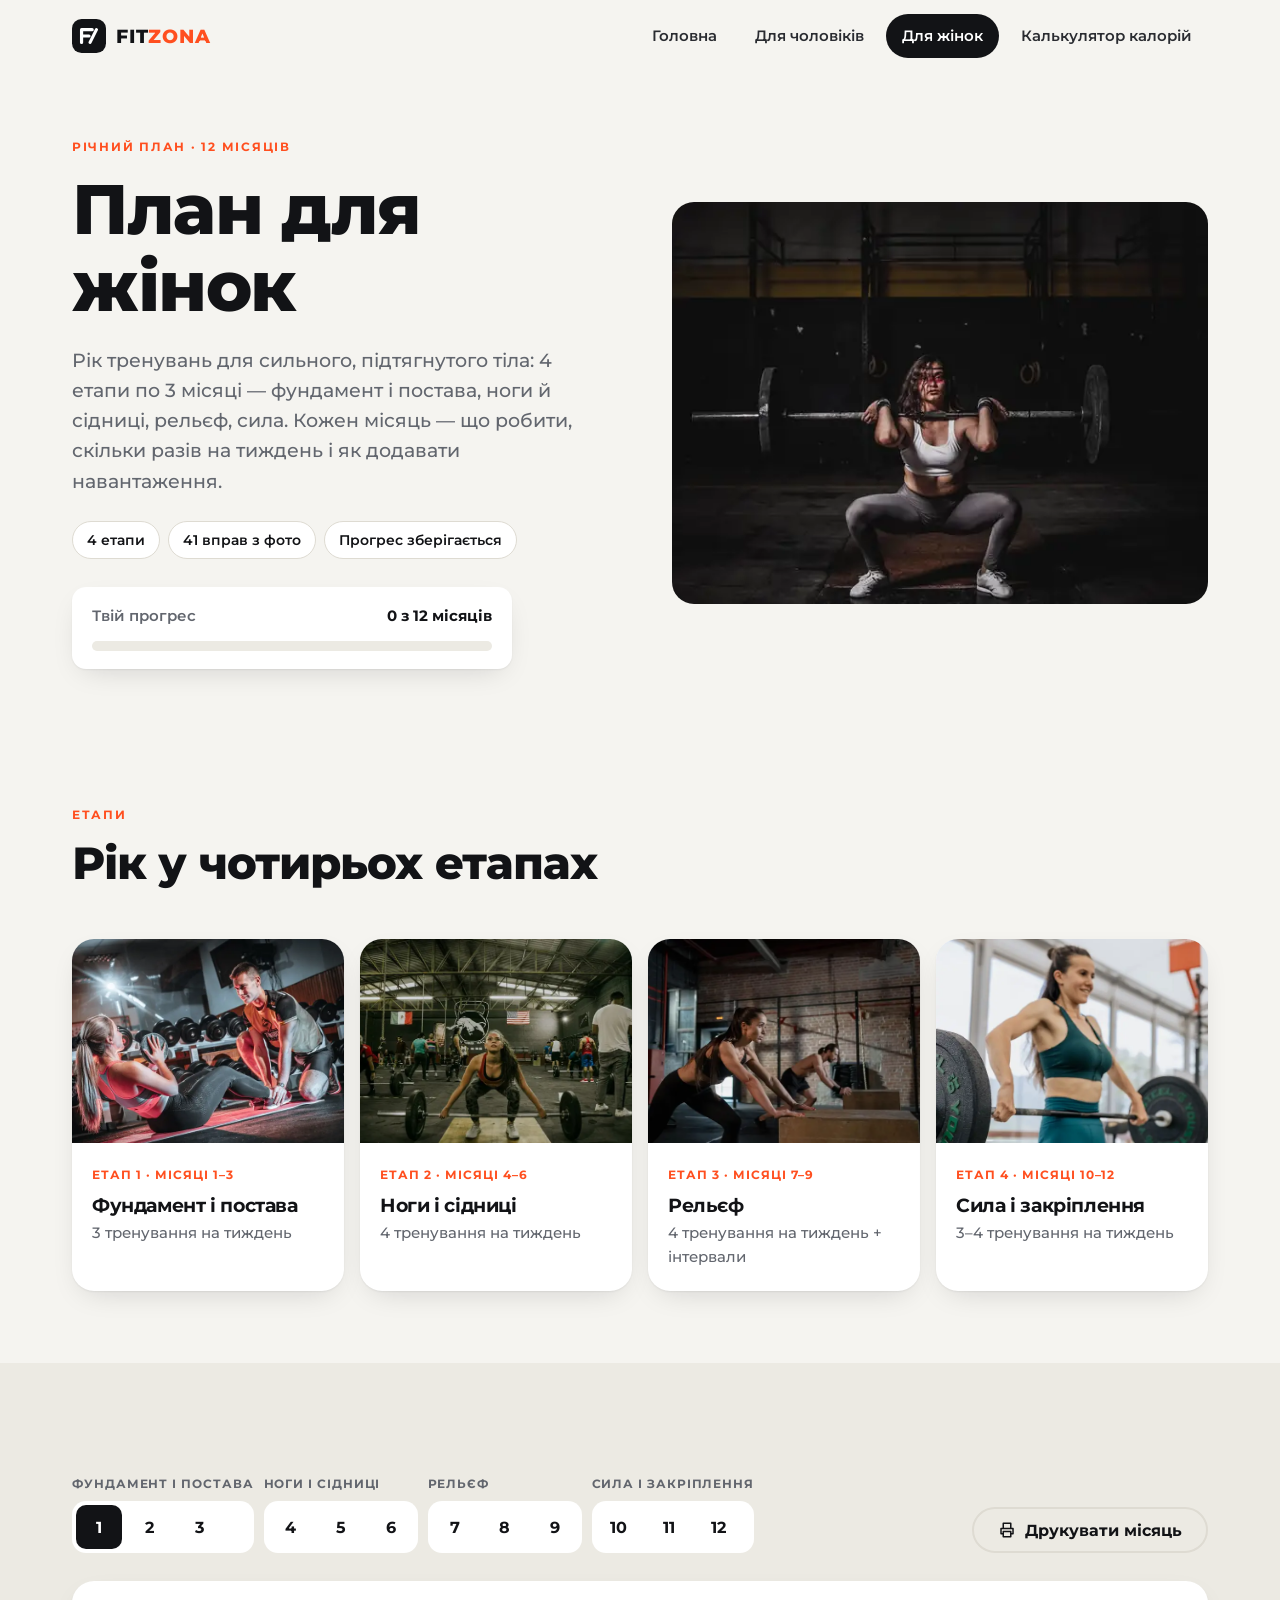
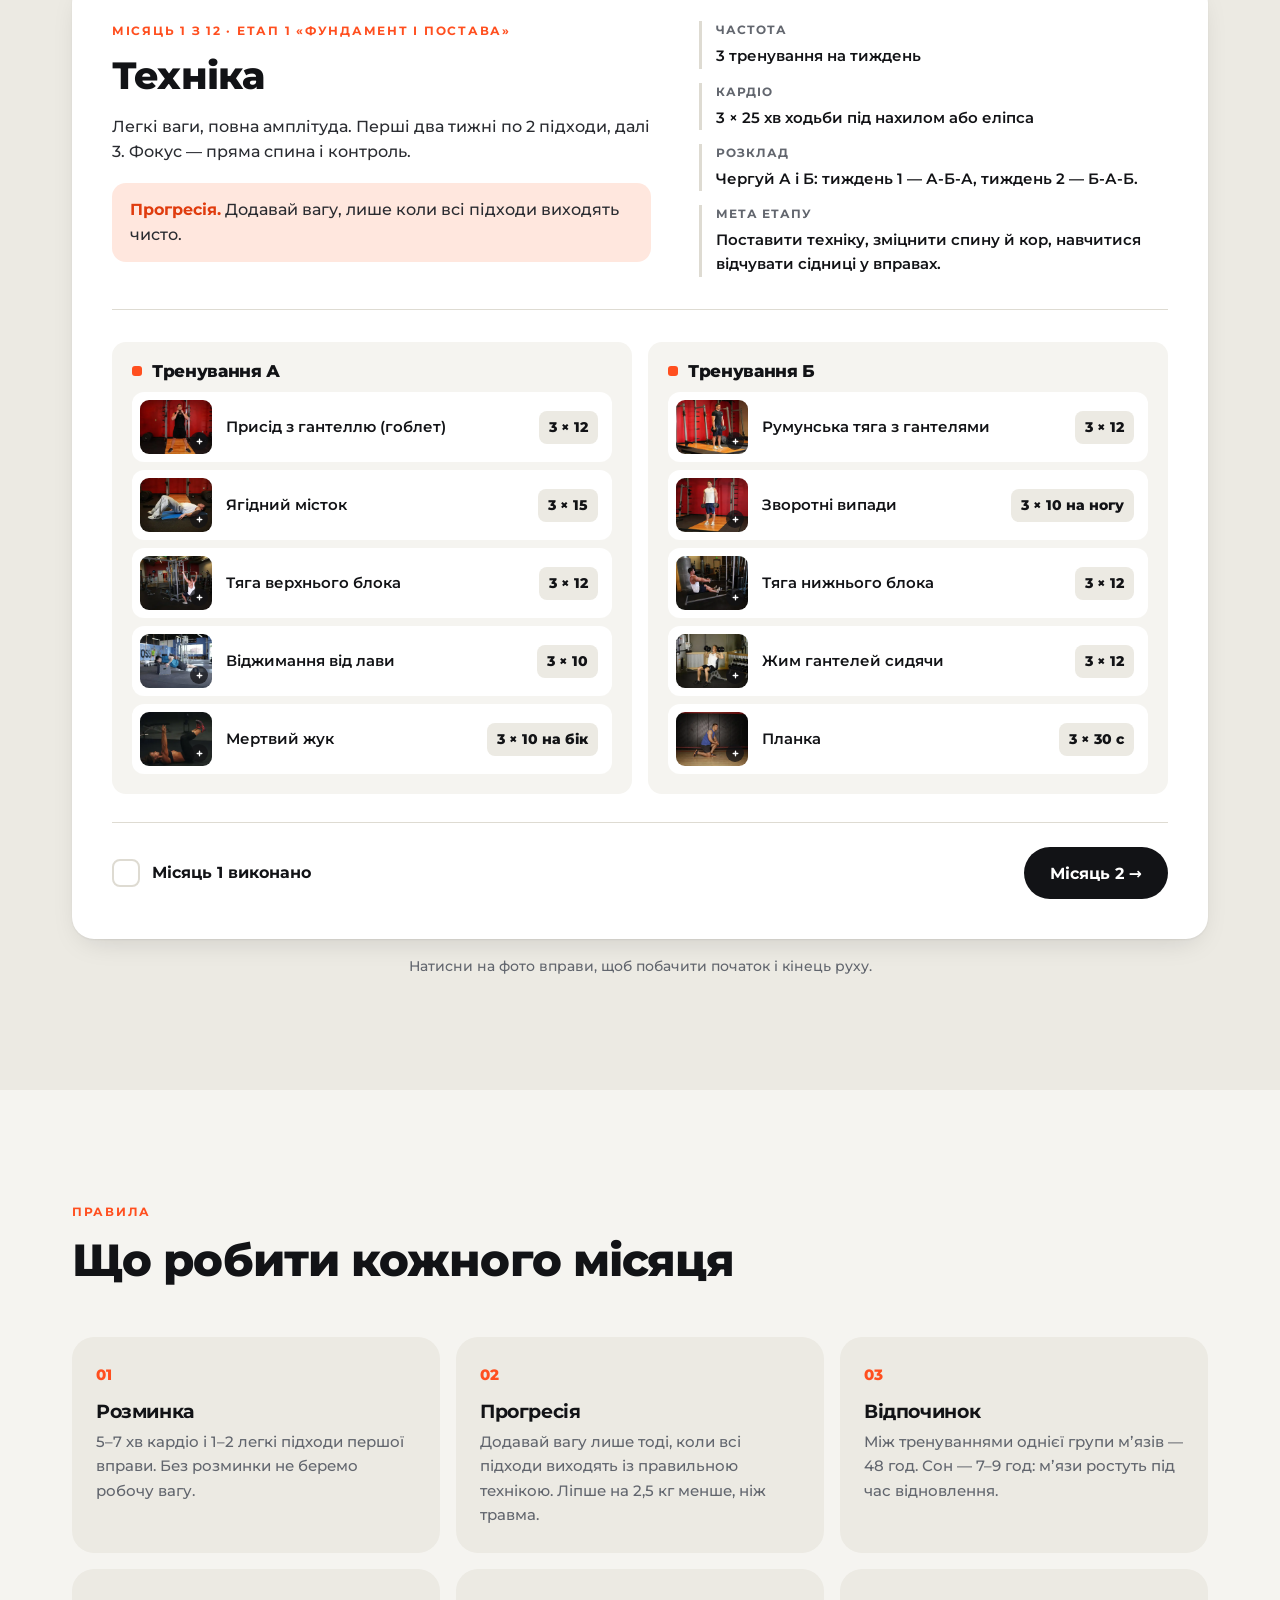
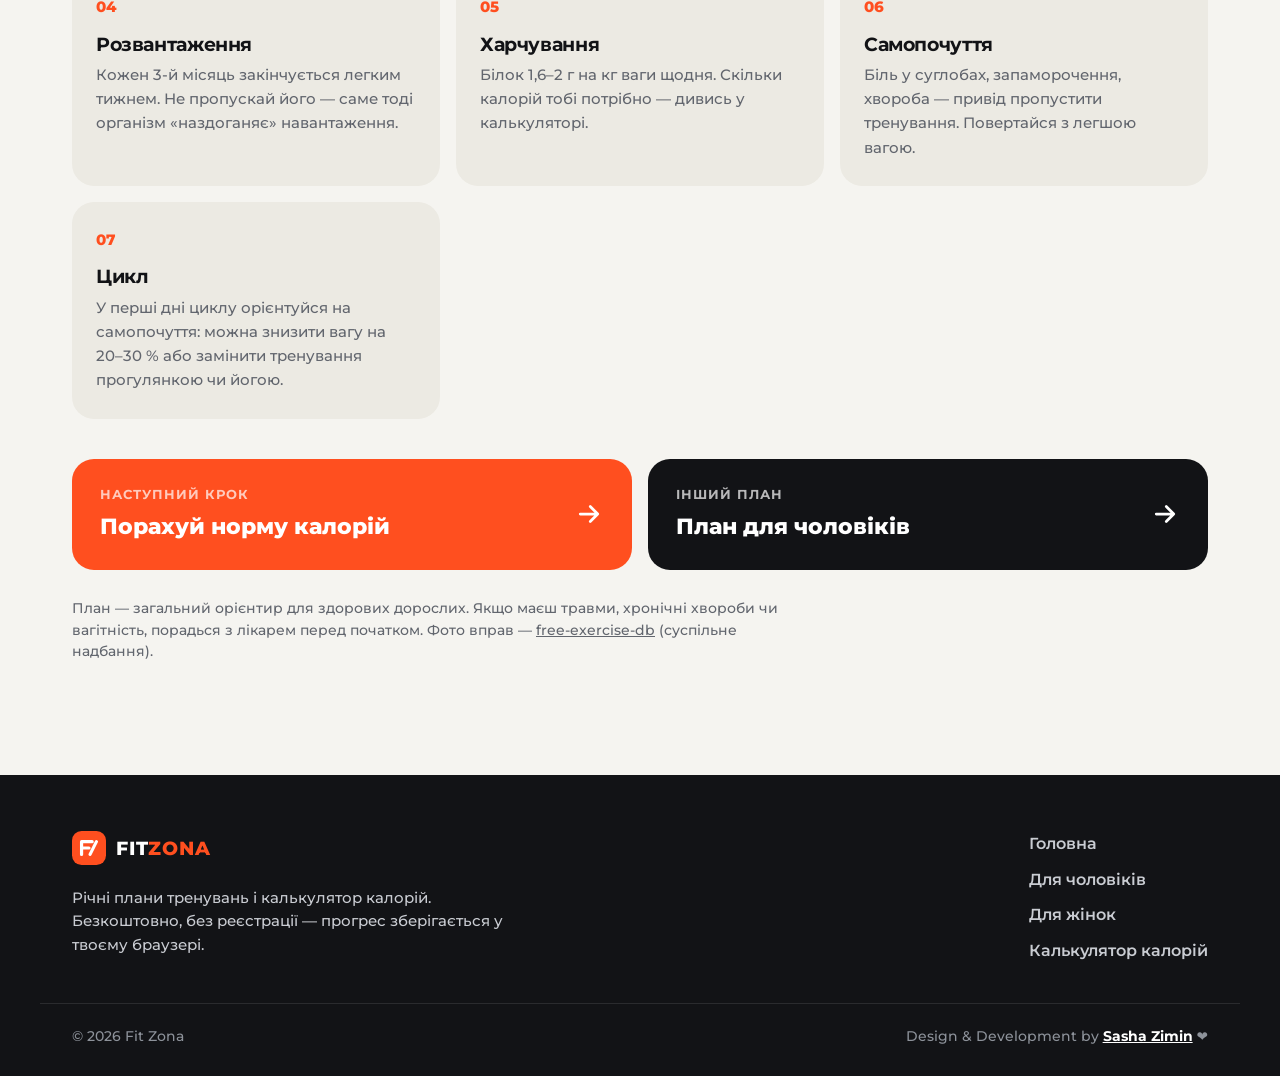
<file: fit-zona/plan-dlya-zhinok.html>
<!doctype html>
<html lang="uk">
<head>
<meta charset="utf-8">
<meta name="viewport" content="width=device-width, initial-scale=1">
<title>План тренувань для жінок на 12 місяців — Fit Zona</title>
<meta name="description" content="Річний план тренувань у залі для жінок: 12 місяців, 4 етапи — постава, сідниці й ноги, рельєф, сила. Вправи, підходи, повторення і прогресія на кожен місяць.">
<meta name="theme-color" content="#121316">
<meta name="robots" content="index, follow">
<link rel="canonical" href="https://fit-zona.pp.ua/plan-dlya-zhinok.html">
<meta property="og:type" content="website">
<meta property="og:site_name" content="Fit Zona">
<meta property="og:url" content="https://fit-zona.pp.ua/plan-dlya-zhinok.html">
<meta property="og:title" content="План тренувань для жінок на 12 місяців — Fit Zona">
<meta property="og:description" content="Річний план тренувань у залі для жінок: 12 місяців, 4 етапи — постава, сідниці й ноги, рельєф, сила. Вправи, підходи, повторення і прогресія на кожен місяць.">
<meta property="og:locale" content="uk_UA">
<meta property="og:image" content="https://fit-zona.pp.ua/assets/og/plan-dlya-zhinok.jpg">
<meta property="og:image:width" content="1200">
<meta property="og:image:height" content="630">
<meta name="twitter:card" content="summary_large_image">
<script type="application/ld+json">{"@context": "https://schema.org", "@graph": [{"@type": "WebPage", "url": "https://fit-zona.pp.ua/plan-dlya-zhinok.html", "name": "План тренувань для жінок на 12 місяців", "description": "Річний план тренувань у залі для жінок: 12 місяців, 4 етапи — постава, сідниці й ноги, рельєф, сила. Вправи, підходи, повторення і прогресія на кожен місяць.", "inLanguage": "uk", "isPartOf": {"@id": "https://fit-zona.pp.ua/#site"}, "primaryImageOfPage": "https://fit-zona.pp.ua/assets/img/hero.webp", "about": {"@type": "ExercisePlan", "name": "План тренувань для жінок на 12 місяців", "exerciseType": "Силові тренування в залі", "activityDuration": "P12M", "workload": "3–5 тренувань на тиждень", "audience": {"@type": "PeopleAudience", "suggestedGender": "female"}}}, {"@type": "BreadcrumbList", "itemListElement": [{"@type": "ListItem", "position": 1, "name": "Головна", "item": "https://fit-zona.pp.ua/"}, {"@type": "ListItem", "position": 2, "name": "План для жінок", "item": "https://fit-zona.pp.ua/plan-dlya-zhinok.html"}]}]}</script>
<link rel="icon" href="data:image/svg+xml,%3Csvg xmlns='http://www.w3.org/2000/svg' viewBox='0 0 32 32'%3E%3Crect width='32' height='32' rx='9' fill='%23FF4F1F'/%3E%3Cpath d='M9 22V10h10M9 16h7M17 22l6-12' stroke='%23fff' stroke-width='3' fill='none' stroke-linecap='round' stroke-linejoin='round'/%3E%3C/svg%3E">
<link rel="apple-touch-icon" href="assets/img/apple-touch-icon.png">
<link rel="preload" href="assets/fonts/montserrat-cyrillic.woff2" as="font" type="font/woff2" crossorigin>
<link rel="stylesheet" href="assets/css/style.css?v=1.1.1">
</head>
<body data-plan="f">
<a class="skip" href="#main">Перейти до змісту</a>
<header class="site-header">
  <div class="wrap header-in">
    <a class="logo" href="./" aria-label="Fit Zona — на головну"><svg class="logo-mark" viewBox="0 0 32 32" aria-hidden="true"><rect width="32" height="32" rx="9" fill="currentColor"/><path d="M9 22V10h10M9 16h7M17 22l6-12" stroke="#fff" stroke-width="3" fill="none" stroke-linecap="round" stroke-linejoin="round"/></svg><span>FIT<b>ZONA</b></span></a>
    <button class="burger" type="button" aria-expanded="false" aria-controls="site-nav" aria-label="Меню"><span></span><span></span><span></span></button>
    <nav id="site-nav" class="site-nav" aria-label="Головне меню"><ul><li><a href="./">Головна</a></li><li><a href="plan-dlya-cholovikiv.html">Для чоловіків</a></li><li><a href="plan-dlya-zhinok.html" aria-current="page">Для жінок</a></li><li><a href="kalkulyator-kaloriy.html">Калькулятор калорій</a></li></ul></nav>
  </div>
</header>
<main id="main">

<section class="plan-hero">
  <div class="wrap plan-hero-grid">
    <div class="hero-text">
      <p class="eyebrow">Річний план · 12 місяців</p>
      <h1>План для жінок</h1>
      <p class="lead">Рік тренувань для сильного, підтягнутого тіла: 4 етапи по 3 місяці — фундамент і постава, ноги й сідниці, рельєф, сила. Кожен місяць — що робити, скільки разів на тиждень і як додавати навантаження.</p>
      <ul class="chips"><li>4 етапи</li><li>41 вправ з фото</li><li>Прогрес зберігається</li></ul>
      <div class="progress" aria-live="polite">
        <div class="progress-top"><span>Твій прогрес</span><b data-progress-text>0 з 12 місяців</b></div>
        <div class="progress-bar"><span data-progress-bar></span></div>
      </div>
    </div>
    <figure class="plan-hero-media"><img class="" src="assets/img/hero.webp" srcset="assets/img/hero-640.webp 640w, assets/img/hero.webp 1400w" sizes="(max-width: 900px) 100vw, 50vw" width="1400" height="930" alt="Жінка присідає зі штангою" fetchpriority="high"></figure>
  </div>
</section>

<section class="section section-tight">
  <div class="wrap">
    <div class="section-head"><p class="eyebrow">Етапи</p><h2>Рік у чотирьох етапах</h2></div>
    <div class="phases"><a class="phase-card" href="#misyats-1" data-goto="1">
  <img class="" src="assets/img/dir-personal.webp" srcset="assets/img/dir-personal-640.webp 640w, assets/img/dir-personal.webp 900w" sizes="(max-width: 800px) 50vw, 25vw" width="900" height="700" alt="Жінка тренується з тренером на мату" loading="lazy">
  <div class="phase-body"><span class="phase-when">Етап 1 · місяці 1–3</span><h3>Фундамент і постава</h3><p>3 тренування на тиждень</p></div>
</a><a class="phase-card" href="#misyats-4" data-goto="4">
  <img class="" src="assets/img/gal-6.webp" srcset="assets/img/gal-6-640.webp 640w, assets/img/gal-6.webp 1000w" sizes="(max-width: 800px) 50vw, 25vw" width="1000" height="667" alt="Жінка виконує станову тягу зі штангою" loading="lazy">
  <div class="phase-body"><span class="phase-when">Етап 2 · місяці 4–6</span><h3>Ноги і сідниці</h3><p>4 тренування на тиждень</p></div>
</a><a class="phase-card" href="#misyats-7" data-goto="7">
  <img class="" src="assets/img/gal-5.webp" srcset="assets/img/gal-5-640.webp 640w, assets/img/gal-5.webp 1000w" sizes="(max-width: 800px) 50vw, 25vw" width="1000" height="667" alt="Функціональне тренування в залі" loading="lazy">
  <div class="phase-body"><span class="phase-when">Етап 3 · місяці 7–9</span><h3>Рельєф</h3><p>4 тренування на тиждень + інтервали</p></div>
</a><a class="phase-card" href="#misyats-10" data-goto="10">
  <img class="" src="assets/img/coach-3.webp" srcset="assets/img/coach-3-640.webp 640w, assets/img/coach-3.webp 700w" sizes="(max-width: 800px) 50vw, 25vw" width="700" height="900" alt="Жінка зі штангою в залі" loading="lazy">
  <div class="phase-body"><span class="phase-when">Етап 4 · місяці 10–12</span><h3>Сила і закріплення</h3><p>3–4 тренування на тиждень</p></div>
</a></div>
  </div>
</section>

<section class="section section-soft plan-section" id="plan">
  <div class="wrap">
    <div class="plan-bar">
      <div class="month-tabs" role="tablist" aria-label="Місяці"><div class="mt-group"><span class="mt-label">Фундамент і постава</span><div class="mt-btns"><button type="button" role="tab" id="tab-1" aria-controls="misyats-1" aria-selected="true" data-m="1"><span>1</span></button><button type="button" role="tab" id="tab-2" aria-controls="misyats-2" aria-selected="false" data-m="2"><span>2</span></button><button type="button" role="tab" id="tab-3" aria-controls="misyats-3" aria-selected="false" data-m="3"><span>3</span></button></div></div><div class="mt-group"><span class="mt-label">Ноги і сідниці</span><div class="mt-btns"><button type="button" role="tab" id="tab-4" aria-controls="misyats-4" aria-selected="false" data-m="4"><span>4</span></button><button type="button" role="tab" id="tab-5" aria-controls="misyats-5" aria-selected="false" data-m="5"><span>5</span></button><button type="button" role="tab" id="tab-6" aria-controls="misyats-6" aria-selected="false" data-m="6"><span>6</span></button></div></div><div class="mt-group"><span class="mt-label">Рельєф</span><div class="mt-btns"><button type="button" role="tab" id="tab-7" aria-controls="misyats-7" aria-selected="false" data-m="7"><span>7</span></button><button type="button" role="tab" id="tab-8" aria-controls="misyats-8" aria-selected="false" data-m="8"><span>8</span></button><button type="button" role="tab" id="tab-9" aria-controls="misyats-9" aria-selected="false" data-m="9"><span>9</span></button></div></div><div class="mt-group"><span class="mt-label">Сила і закріплення</span><div class="mt-btns"><button type="button" role="tab" id="tab-10" aria-controls="misyats-10" aria-selected="false" data-m="10"><span>10</span></button><button type="button" role="tab" id="tab-11" aria-controls="misyats-11" aria-selected="false" data-m="11"><span>11</span></button><button type="button" role="tab" id="tab-12" aria-controls="misyats-12" aria-selected="false" data-m="12"><span>12</span></button></div></div></div>
      <button class="btn btn-line print-btn" type="button" data-print>
        <svg class="ico" viewBox="0 0 24 24" aria-hidden="true"><path d="M7 9V3h10v6M7 17H4v-7h16v7h-3M7 14h10v7H7z" fill="none" stroke="currentColor" stroke-width="2" stroke-linejoin="round"/></svg>Друкувати місяць</button>
    </div>
    <section class="month" id="misyats-1" role="tabpanel" aria-labelledby="tab-1" data-panel="1">
  <div class="month-head">
    <div>
      <p class="eyebrow">Місяць 1 з 12 · етап 1 «Фундамент і постава»</p>
      <h2>Техніка</h2>
      <p class="month-text">Легкі ваги, повна амплітуда. Перші два тижні по 2 підходи, далі 3. Фокус — пряма спина і контроль.</p>
      <p class="month-prog"><b>Прогресія.</b> Додавай вагу, лише коли всі підходи виходять чисто.</p>
    </div>
    <dl class="month-meta">
      <div><dt>Частота</dt><dd>3 тренування на тиждень</dd></div>
      <div><dt>Кардіо</dt><dd>3 × 25 хв ходьби під нахилом або еліпса</dd></div>
      <div><dt>Розклад</dt><dd>Чергуй А і Б: тиждень 1 — А-Б-А, тиждень 2 — Б-А-Б.</dd></div>
      <div><dt>Мета етапу</dt><dd>Поставити техніку, зміцнити спину й кор, навчитися відчувати сідниці у вправах.</dd></div>
    </dl>
  </div>
  <div class="days"><article class="day"><h4>Тренування А</h4><ol><li><button class="ex-thumb" type="button" data-ex="Goblet_Squat" data-name="Присід з гантеллю (гоблет)" data-sets="3 × 12" aria-label="Показати техніку: Присід з гантеллю (гоблет)"><img src="assets/ex/Goblet_Squat-0.webp" width="480" height="320" alt="" loading="lazy"></button><span class="ex-name">Присід з гантеллю (гоблет)</span><span class="ex-sets">3 × 12</span></li><li><button class="ex-thumb" type="button" data-ex="Butt_Lift_Bridge" data-name="Ягідний місток" data-sets="3 × 15" aria-label="Показати техніку: Ягідний місток"><img src="assets/ex/Butt_Lift_Bridge-0.webp" width="480" height="320" alt="" loading="lazy"></button><span class="ex-name">Ягідний місток</span><span class="ex-sets">3 × 15</span></li><li><button class="ex-thumb" type="button" data-ex="Wide-Grip_Lat_Pulldown" data-name="Тяга верхнього блока" data-sets="3 × 12" aria-label="Показати техніку: Тяга верхнього блока"><img src="assets/ex/Wide-Grip_Lat_Pulldown-0.webp" width="480" height="320" alt="" loading="lazy"></button><span class="ex-name">Тяга верхнього блока</span><span class="ex-sets">3 × 12</span></li><li><button class="ex-thumb" type="button" data-ex="Incline_Push-Up" data-name="Віджимання від лави" data-sets="3 × 10" aria-label="Показати техніку: Віджимання від лави"><img src="assets/ex/Incline_Push-Up-0.webp" width="480" height="320" alt="" loading="lazy"></button><span class="ex-name">Віджимання від лави</span><span class="ex-sets">3 × 10</span></li><li><button class="ex-thumb" type="button" data-ex="Dead_Bug" data-name="Мертвий жук" data-sets="3 × 10 на бік" aria-label="Показати техніку: Мертвий жук"><img src="assets/ex/Dead_Bug-0.webp" width="480" height="320" alt="" loading="lazy"></button><span class="ex-name">Мертвий жук</span><span class="ex-sets">3 × 10 на бік</span></li></ol></article><article class="day"><h4>Тренування Б</h4><ol><li><button class="ex-thumb" type="button" data-ex="Stiff-Legged_Dumbbell_Deadlift" data-name="Румунська тяга з гантелями" data-sets="3 × 12" aria-label="Показати техніку: Румунська тяга з гантелями"><img src="assets/ex/Stiff-Legged_Dumbbell_Deadlift-0.webp" width="480" height="320" alt="" loading="lazy"></button><span class="ex-name">Румунська тяга з гантелями</span><span class="ex-sets">3 × 12</span></li><li><button class="ex-thumb" type="button" data-ex="Dumbbell_Rear_Lunge" data-name="Зворотні випади" data-sets="3 × 10 на ногу" aria-label="Показати техніку: Зворотні випади"><img src="assets/ex/Dumbbell_Rear_Lunge-0.webp" width="480" height="320" alt="" loading="lazy"></button><span class="ex-name">Зворотні випади</span><span class="ex-sets">3 × 10 на ногу</span></li><li><button class="ex-thumb" type="button" data-ex="Seated_Cable_Rows" data-name="Тяга нижнього блока" data-sets="3 × 12" aria-label="Показати техніку: Тяга нижнього блока"><img src="assets/ex/Seated_Cable_Rows-0.webp" width="480" height="320" alt="" loading="lazy"></button><span class="ex-name">Тяга нижнього блока</span><span class="ex-sets">3 × 12</span></li><li><button class="ex-thumb" type="button" data-ex="Dumbbell_Shoulder_Press" data-name="Жим гантелей сидячи" data-sets="3 × 12" aria-label="Показати техніку: Жим гантелей сидячи"><img src="assets/ex/Dumbbell_Shoulder_Press-0.webp" width="480" height="320" alt="" loading="lazy"></button><span class="ex-name">Жим гантелей сидячи</span><span class="ex-sets">3 × 12</span></li><li><button class="ex-thumb" type="button" data-ex="Plank" data-name="Планка" data-sets="3 × 30 с" aria-label="Показати техніку: Планка"><img src="assets/ex/Plank-0.webp" width="480" height="320" alt="" loading="lazy"></button><span class="ex-name">Планка</span><span class="ex-sets">3 × 30 с</span></li></ol></article></div>
  <div class="month-foot">
    <label class="done-toggle"><input type="checkbox" data-done="1"><span class="box" aria-hidden="true"></span>Місяць 1 виконано</label>
    <div class="month-nav"><span></span><button class="btn btn-ink" type="button" data-goto="2">Місяць 2 →</button></div>
  </div>
</section><section class="month" id="misyats-2" role="tabpanel" aria-labelledby="tab-2" data-panel="2" hidden>
  <div class="month-head">
    <div>
      <p class="eyebrow">Місяць 2 з 12 · етап 1 «Фундамент і постава»</p>
      <h2>Перші ваги</h2>
      <p class="month-text">Ті самі вправи з відчутною вагою: останні 2–3 повторення даються важко.</p>
      <p class="month-prog"><b>Прогресія.</b> +1–2 кг на гантелях щотижня, +5 кг у ягідному містку.</p>
    </div>
    <dl class="month-meta">
      <div><dt>Частота</dt><dd>3 тренування на тиждень</dd></div>
      <div><dt>Кардіо</dt><dd>3 × 25 хв ходьби під нахилом або еліпса</dd></div>
      <div><dt>Розклад</dt><dd>Чергуй А і Б: тиждень 1 — А-Б-А, тиждень 2 — Б-А-Б.</dd></div>
      <div><dt>Мета етапу</dt><dd>Поставити техніку, зміцнити спину й кор, навчитися відчувати сідниці у вправах.</dd></div>
    </dl>
  </div>
  <div class="days"><article class="day"><h4>Тренування А</h4><ol><li><button class="ex-thumb" type="button" data-ex="Goblet_Squat" data-name="Присід з гантеллю (гоблет)" data-sets="3 × 12" aria-label="Показати техніку: Присід з гантеллю (гоблет)"><img src="assets/ex/Goblet_Squat-0.webp" width="480" height="320" alt="" loading="lazy"></button><span class="ex-name">Присід з гантеллю (гоблет)</span><span class="ex-sets">3 × 12</span></li><li><button class="ex-thumb" type="button" data-ex="Butt_Lift_Bridge" data-name="Ягідний місток" data-sets="3 × 15" aria-label="Показати техніку: Ягідний місток"><img src="assets/ex/Butt_Lift_Bridge-0.webp" width="480" height="320" alt="" loading="lazy"></button><span class="ex-name">Ягідний місток</span><span class="ex-sets">3 × 15</span></li><li><button class="ex-thumb" type="button" data-ex="Wide-Grip_Lat_Pulldown" data-name="Тяга верхнього блока" data-sets="3 × 12" aria-label="Показати техніку: Тяга верхнього блока"><img src="assets/ex/Wide-Grip_Lat_Pulldown-0.webp" width="480" height="320" alt="" loading="lazy"></button><span class="ex-name">Тяга верхнього блока</span><span class="ex-sets">3 × 12</span></li><li><button class="ex-thumb" type="button" data-ex="Incline_Push-Up" data-name="Віджимання від лави" data-sets="3 × 10" aria-label="Показати техніку: Віджимання від лави"><img src="assets/ex/Incline_Push-Up-0.webp" width="480" height="320" alt="" loading="lazy"></button><span class="ex-name">Віджимання від лави</span><span class="ex-sets">3 × 10</span></li><li><button class="ex-thumb" type="button" data-ex="Dead_Bug" data-name="Мертвий жук" data-sets="3 × 10 на бік" aria-label="Показати техніку: Мертвий жук"><img src="assets/ex/Dead_Bug-0.webp" width="480" height="320" alt="" loading="lazy"></button><span class="ex-name">Мертвий жук</span><span class="ex-sets">3 × 10 на бік</span></li></ol></article><article class="day"><h4>Тренування Б</h4><ol><li><button class="ex-thumb" type="button" data-ex="Stiff-Legged_Dumbbell_Deadlift" data-name="Румунська тяга з гантелями" data-sets="3 × 12" aria-label="Показати техніку: Румунська тяга з гантелями"><img src="assets/ex/Stiff-Legged_Dumbbell_Deadlift-0.webp" width="480" height="320" alt="" loading="lazy"></button><span class="ex-name">Румунська тяга з гантелями</span><span class="ex-sets">3 × 12</span></li><li><button class="ex-thumb" type="button" data-ex="Dumbbell_Rear_Lunge" data-name="Зворотні випади" data-sets="3 × 10 на ногу" aria-label="Показати техніку: Зворотні випади"><img src="assets/ex/Dumbbell_Rear_Lunge-0.webp" width="480" height="320" alt="" loading="lazy"></button><span class="ex-name">Зворотні випади</span><span class="ex-sets">3 × 10 на ногу</span></li><li><button class="ex-thumb" type="button" data-ex="Seated_Cable_Rows" data-name="Тяга нижнього блока" data-sets="3 × 12" aria-label="Показати техніку: Тяга нижнього блока"><img src="assets/ex/Seated_Cable_Rows-0.webp" width="480" height="320" alt="" loading="lazy"></button><span class="ex-name">Тяга нижнього блока</span><span class="ex-sets">3 × 12</span></li><li><button class="ex-thumb" type="button" data-ex="Dumbbell_Shoulder_Press" data-name="Жим гантелей сидячи" data-sets="3 × 12" aria-label="Показати техніку: Жим гантелей сидячи"><img src="assets/ex/Dumbbell_Shoulder_Press-0.webp" width="480" height="320" alt="" loading="lazy"></button><span class="ex-name">Жим гантелей сидячи</span><span class="ex-sets">3 × 12</span></li><li><button class="ex-thumb" type="button" data-ex="Plank" data-name="Планка" data-sets="3 × 30 с" aria-label="Показати техніку: Планка"><img src="assets/ex/Plank-0.webp" width="480" height="320" alt="" loading="lazy"></button><span class="ex-name">Планка</span><span class="ex-sets">3 × 30 с</span></li></ol></article></div>
  <div class="month-foot">
    <label class="done-toggle"><input type="checkbox" data-done="2"><span class="box" aria-hidden="true"></span>Місяць 2 виконано</label>
    <div class="month-nav"><button class="btn btn-line" type="button" data-goto="1">← Місяць 1</button><button class="btn btn-ink" type="button" data-goto="3">Місяць 3 →</button></div>
  </div>
</section><section class="month" id="misyats-3" role="tabpanel" aria-labelledby="tab-3" data-panel="3" hidden>
  <div class="month-head">
    <div>
      <p class="eyebrow">Місяць 3 з 12 · етап 1 «Фундамент і постава»</p>
      <h2>Обсяг</h2>
      <p class="month-text">У присіді, містку й тязі — 4 підходи. Останній тиждень — розвантаження: вдвічі менше підходів.</p>
      <p class="month-prog"><b>Прогресія.</b> Зроби фото й заміри талії, стегон і сідниць — для порівняння через 3 місяці.</p>
    </div>
    <dl class="month-meta">
      <div><dt>Частота</dt><dd>3 тренування на тиждень</dd></div>
      <div><dt>Кардіо</dt><dd>3 × 25 хв ходьби під нахилом або еліпса</dd></div>
      <div><dt>Розклад</dt><dd>Чергуй А і Б: тиждень 1 — А-Б-А, тиждень 2 — Б-А-Б.</dd></div>
      <div><dt>Мета етапу</dt><dd>Поставити техніку, зміцнити спину й кор, навчитися відчувати сідниці у вправах.</dd></div>
    </dl>
  </div>
  <div class="days"><article class="day"><h4>Тренування А</h4><ol><li><button class="ex-thumb" type="button" data-ex="Goblet_Squat" data-name="Присід з гантеллю (гоблет)" data-sets="3 × 12" aria-label="Показати техніку: Присід з гантеллю (гоблет)"><img src="assets/ex/Goblet_Squat-0.webp" width="480" height="320" alt="" loading="lazy"></button><span class="ex-name">Присід з гантеллю (гоблет)</span><span class="ex-sets">3 × 12</span></li><li><button class="ex-thumb" type="button" data-ex="Butt_Lift_Bridge" data-name="Ягідний місток" data-sets="3 × 15" aria-label="Показати техніку: Ягідний місток"><img src="assets/ex/Butt_Lift_Bridge-0.webp" width="480" height="320" alt="" loading="lazy"></button><span class="ex-name">Ягідний місток</span><span class="ex-sets">3 × 15</span></li><li><button class="ex-thumb" type="button" data-ex="Wide-Grip_Lat_Pulldown" data-name="Тяга верхнього блока" data-sets="3 × 12" aria-label="Показати техніку: Тяга верхнього блока"><img src="assets/ex/Wide-Grip_Lat_Pulldown-0.webp" width="480" height="320" alt="" loading="lazy"></button><span class="ex-name">Тяга верхнього блока</span><span class="ex-sets">3 × 12</span></li><li><button class="ex-thumb" type="button" data-ex="Incline_Push-Up" data-name="Віджимання від лави" data-sets="3 × 10" aria-label="Показати техніку: Віджимання від лави"><img src="assets/ex/Incline_Push-Up-0.webp" width="480" height="320" alt="" loading="lazy"></button><span class="ex-name">Віджимання від лави</span><span class="ex-sets">3 × 10</span></li><li><button class="ex-thumb" type="button" data-ex="Dead_Bug" data-name="Мертвий жук" data-sets="3 × 10 на бік" aria-label="Показати техніку: Мертвий жук"><img src="assets/ex/Dead_Bug-0.webp" width="480" height="320" alt="" loading="lazy"></button><span class="ex-name">Мертвий жук</span><span class="ex-sets">3 × 10 на бік</span></li></ol></article><article class="day"><h4>Тренування Б</h4><ol><li><button class="ex-thumb" type="button" data-ex="Stiff-Legged_Dumbbell_Deadlift" data-name="Румунська тяга з гантелями" data-sets="3 × 12" aria-label="Показати техніку: Румунська тяга з гантелями"><img src="assets/ex/Stiff-Legged_Dumbbell_Deadlift-0.webp" width="480" height="320" alt="" loading="lazy"></button><span class="ex-name">Румунська тяга з гантелями</span><span class="ex-sets">3 × 12</span></li><li><button class="ex-thumb" type="button" data-ex="Dumbbell_Rear_Lunge" data-name="Зворотні випади" data-sets="3 × 10 на ногу" aria-label="Показати техніку: Зворотні випади"><img src="assets/ex/Dumbbell_Rear_Lunge-0.webp" width="480" height="320" alt="" loading="lazy"></button><span class="ex-name">Зворотні випади</span><span class="ex-sets">3 × 10 на ногу</span></li><li><button class="ex-thumb" type="button" data-ex="Seated_Cable_Rows" data-name="Тяга нижнього блока" data-sets="3 × 12" aria-label="Показати техніку: Тяга нижнього блока"><img src="assets/ex/Seated_Cable_Rows-0.webp" width="480" height="320" alt="" loading="lazy"></button><span class="ex-name">Тяга нижнього блока</span><span class="ex-sets">3 × 12</span></li><li><button class="ex-thumb" type="button" data-ex="Dumbbell_Shoulder_Press" data-name="Жим гантелей сидячи" data-sets="3 × 12" aria-label="Показати техніку: Жим гантелей сидячи"><img src="assets/ex/Dumbbell_Shoulder_Press-0.webp" width="480" height="320" alt="" loading="lazy"></button><span class="ex-name">Жим гантелей сидячи</span><span class="ex-sets">3 × 12</span></li><li><button class="ex-thumb" type="button" data-ex="Plank" data-name="Планка" data-sets="3 × 30 с" aria-label="Показати техніку: Планка"><img src="assets/ex/Plank-0.webp" width="480" height="320" alt="" loading="lazy"></button><span class="ex-name">Планка</span><span class="ex-sets">3 × 30 с</span></li></ol></article></div>
  <div class="month-foot">
    <label class="done-toggle"><input type="checkbox" data-done="3"><span class="box" aria-hidden="true"></span>Місяць 3 виконано</label>
    <div class="month-nav"><button class="btn btn-line" type="button" data-goto="2">← Місяць 2</button><button class="btn btn-ink" type="button" data-goto="4">Місяць 4 →</button></div>
  </div>
</section><section class="month" id="misyats-4" role="tabpanel" aria-labelledby="tab-4" data-panel="4" hidden>
  <div class="month-head">
    <div>
      <p class="eyebrow">Місяць 4 з 12 · етап 2 «Ноги і сідниці»</p>
      <h2>Звикаємо до спліту</h2>
      <p class="month-text">Усі вправи по 3 підходи. У хіп-трасті — пауза 1 с у верхній точці.</p>
      <p class="month-prog"><b>Прогресія.</b> Відпочинок між підходами — 90 с–2 хв.</p>
    </div>
    <dl class="month-meta">
      <div><dt>Частота</dt><dd>4 тренування на тиждень</dd></div>
      <div><dt>Кардіо</dt><dd>2 × 25 хв після тренувань верху</dd></div>
      <div><dt>Розклад</dt><dd>Пн — низ А, Вт — верх А, Чт — низ Б, Сб — верх Б і кор.</dd></div>
      <div><dt>Мета етапу</dt><dd>Спліт «низ / верх» з акцентом на сідниці та задню поверхню стегна, верх — для постави і пропорцій.</dd></div>
    </dl>
  </div>
  <div class="days"><article class="day"><h4>Низ А — сідниці</h4><ol><li><button class="ex-thumb" type="button" data-ex="Barbell_Hip_Thrust" data-name="Хіп-траст зі штангою" data-sets="4 × 10" aria-label="Показати техніку: Хіп-траст зі штангою"><img src="assets/ex/Barbell_Hip_Thrust-0.webp" width="480" height="320" alt="" loading="lazy"></button><span class="ex-name">Хіп-траст зі штангою</span><span class="ex-sets">4 × 10</span></li><li><button class="ex-thumb" type="button" data-ex="Barbell_Squat" data-name="Присід зі штангою" data-sets="4 × 10" aria-label="Показати техніку: Присід зі штангою"><img src="assets/ex/Barbell_Squat-0.webp" width="480" height="320" alt="" loading="lazy"></button><span class="ex-name">Присід зі штангою</span><span class="ex-sets">4 × 10</span></li><li><button class="ex-thumb" type="button" data-ex="Split_Squat_with_Dumbbells" data-name="Болгарські присіди" data-sets="3 × 10 на ногу" aria-label="Показати техніку: Болгарські присіди"><img src="assets/ex/Split_Squat_with_Dumbbells-0.webp" width="480" height="320" alt="" loading="lazy"></button><span class="ex-name">Болгарські присіди</span><span class="ex-sets">3 × 10 на ногу</span></li><li><button class="ex-thumb" type="button" data-ex="One-Legged_Cable_Kickback" data-name="Відведення ноги в кросовері" data-sets="3 × 15 на ногу" aria-label="Показати техніку: Відведення ноги в кросовері"><img src="assets/ex/One-Legged_Cable_Kickback-0.webp" width="480" height="320" alt="" loading="lazy"></button><span class="ex-name">Відведення ноги в кросовері</span><span class="ex-sets">3 × 15 на ногу</span></li><li><button class="ex-thumb" type="button" data-ex="Single_Leg_Glute_Bridge" data-name="Ягідний місток на одній нозі" data-sets="3 × 12" aria-label="Показати техніку: Ягідний місток на одній нозі"><img src="assets/ex/Single_Leg_Glute_Bridge-0.webp" width="480" height="320" alt="" loading="lazy"></button><span class="ex-name">Ягідний місток на одній нозі</span><span class="ex-sets">3 × 12</span></li></ol></article><article class="day"><h4>Верх А</h4><ol><li><button class="ex-thumb" type="button" data-ex="Wide-Grip_Lat_Pulldown" data-name="Тяга верхнього блока" data-sets="4 × 10" aria-label="Показати техніку: Тяга верхнього блока"><img src="assets/ex/Wide-Grip_Lat_Pulldown-0.webp" width="480" height="320" alt="" loading="lazy"></button><span class="ex-name">Тяга верхнього блока</span><span class="ex-sets">4 × 10</span></li><li><button class="ex-thumb" type="button" data-ex="Dumbbell_Bench_Press" data-name="Жим гантелей лежачи" data-sets="3 × 12" aria-label="Показати техніку: Жим гантелей лежачи"><img src="assets/ex/Dumbbell_Bench_Press-0.webp" width="480" height="320" alt="" loading="lazy"></button><span class="ex-name">Жим гантелей лежачи</span><span class="ex-sets">3 × 12</span></li><li><button class="ex-thumb" type="button" data-ex="One-Arm_Dumbbell_Row" data-name="Тяга гантелі в нахилі" data-sets="3 × 12 на руку" aria-label="Показати техніку: Тяга гантелі в нахилі"><img src="assets/ex/One-Arm_Dumbbell_Row-0.webp" width="480" height="320" alt="" loading="lazy"></button><span class="ex-name">Тяга гантелі в нахилі</span><span class="ex-sets">3 × 12 на руку</span></li><li><button class="ex-thumb" type="button" data-ex="Side_Lateral_Raise" data-name="Махи гантелями в сторони" data-sets="3 × 15" aria-label="Показати техніку: Махи гантелями в сторони"><img src="assets/ex/Side_Lateral_Raise-0.webp" width="480" height="320" alt="" loading="lazy"></button><span class="ex-name">Махи гантелями в сторони</span><span class="ex-sets">3 × 15</span></li><li><button class="ex-thumb" type="button" data-ex="Triceps_Pushdown" data-name="Розгинання рук на блоці" data-sets="3 × 15" aria-label="Показати техніку: Розгинання рук на блоці"><img src="assets/ex/Triceps_Pushdown-0.webp" width="480" height="320" alt="" loading="lazy"></button><span class="ex-name">Розгинання рук на блоці</span><span class="ex-sets">3 × 15</span></li></ol></article><article class="day"><h4>Низ Б — задня поверхня</h4><ol><li><button class="ex-thumb" type="button" data-ex="Romanian_Deadlift" data-name="Румунська тяга" data-sets="4 × 10" aria-label="Показати техніку: Румунська тяга"><img src="assets/ex/Romanian_Deadlift-0.webp" width="480" height="320" alt="" loading="lazy"></button><span class="ex-name">Румунська тяга</span><span class="ex-sets">4 × 10</span></li><li><button class="ex-thumb" type="button" data-ex="Leg_Press" data-name="Жим ногами (стопи високо)" data-sets="3 × 12" aria-label="Показати техніку: Жим ногами (стопи високо)"><img src="assets/ex/Leg_Press-0.webp" width="480" height="320" alt="" loading="lazy"></button><span class="ex-name">Жим ногами (стопи високо)</span><span class="ex-sets">3 × 12</span></li><li><button class="ex-thumb" type="button" data-ex="Lying_Leg_Curls" data-name="Згинання ніг у тренажері" data-sets="3 × 12" aria-label="Показати техніку: Згинання ніг у тренажері"><img src="assets/ex/Lying_Leg_Curls-0.webp" width="480" height="320" alt="" loading="lazy"></button><span class="ex-name">Згинання ніг у тренажері</span><span class="ex-sets">3 × 12</span></li><li><button class="ex-thumb" type="button" data-ex="Hyperextensions_Back_Extensions" data-name="Гіперекстензія" data-sets="3 × 15" aria-label="Показати техніку: Гіперекстензія"><img src="assets/ex/Hyperextensions_Back_Extensions-0.webp" width="480" height="320" alt="" loading="lazy"></button><span class="ex-name">Гіперекстензія</span><span class="ex-sets">3 × 15</span></li><li><button class="ex-thumb" type="button" data-ex="Thigh_Abductor" data-name="Відведення стегна в тренажері" data-sets="3 × 20" aria-label="Показати техніку: Відведення стегна в тренажері"><img src="assets/ex/Thigh_Abductor-0.webp" width="480" height="320" alt="" loading="lazy"></button><span class="ex-name">Відведення стегна в тренажері</span><span class="ex-sets">3 × 20</span></li></ol></article><article class="day"><h4>Верх Б і кор</h4><ol><li><button class="ex-thumb" type="button" data-ex="Band_Assisted_Pull-Up" data-name="Підтягування в гравітроні" data-sets="3 × 8" aria-label="Показати техніку: Підтягування в гравітроні"><img src="assets/ex/Band_Assisted_Pull-Up-0.webp" width="480" height="320" alt="" loading="lazy"></button><span class="ex-name">Підтягування в гравітроні</span><span class="ex-sets">3 × 8</span></li><li><button class="ex-thumb" type="button" data-ex="Dumbbell_Shoulder_Press" data-name="Армійський жим гантелей" data-sets="3 × 10" aria-label="Показати техніку: Армійський жим гантелей"><img src="assets/ex/Dumbbell_Shoulder_Press-0.webp" width="480" height="320" alt="" loading="lazy"></button><span class="ex-name">Армійський жим гантелей</span><span class="ex-sets">3 × 10</span></li><li><button class="ex-thumb" type="button" data-ex="Seated_Cable_Rows" data-name="Тяга нижнього блока" data-sets="3 × 12" aria-label="Показати техніку: Тяга нижнього блока"><img src="assets/ex/Seated_Cable_Rows-0.webp" width="480" height="320" alt="" loading="lazy"></button><span class="ex-name">Тяга нижнього блока</span><span class="ex-sets">3 × 12</span></li><li><button class="ex-thumb" type="button" data-ex="Face_Pull" data-name="Тяга канату до обличчя" data-sets="3 × 15" aria-label="Показати техніку: Тяга канату до обличчя"><img src="assets/ex/Face_Pull-0.webp" width="480" height="320" alt="" loading="lazy"></button><span class="ex-name">Тяга канату до обличчя</span><span class="ex-sets">3 × 15</span></li><li><button class="ex-thumb" type="button" data-ex="Pallof_Press" data-name="Паллоф-прес" data-sets="3 × 12 на бік" aria-label="Показати техніку: Паллоф-прес"><img src="assets/ex/Pallof_Press-0.webp" width="480" height="320" alt="" loading="lazy"></button><span class="ex-name">Паллоф-прес</span><span class="ex-sets">3 × 12 на бік</span></li><li><button class="ex-thumb" type="button" data-ex="Side_Bridge" data-name="Бокова планка" data-sets="3 × 30 с на бік" aria-label="Показати техніку: Бокова планка"><img src="assets/ex/Side_Bridge-0.webp" width="480" height="320" alt="" loading="lazy"></button><span class="ex-name">Бокова планка</span><span class="ex-sets">3 × 30 с на бік</span></li></ol></article></div>
  <div class="month-foot">
    <label class="done-toggle"><input type="checkbox" data-done="4"><span class="box" aria-hidden="true"></span>Місяць 4 виконано</label>
    <div class="month-nav"><button class="btn btn-line" type="button" data-goto="3">← Місяць 3</button><button class="btn btn-ink" type="button" data-goto="5">Місяць 5 →</button></div>
  </div>
</section><section class="month" id="misyats-5" role="tabpanel" aria-labelledby="tab-5" data-panel="5" hidden>
  <div class="month-head">
    <div>
      <p class="eyebrow">Місяць 5 з 12 · етап 2 «Ноги і сідниці»</p>
      <h2>Важче</h2>
      <p class="month-text">Повний обсяг — 4 підходи в хіп-трасті, присіді й румунській тязі.</p>
      <p class="month-prog"><b>Прогресія.</b> Коли зробила всі повторення — додай 2,5–5 кг.</p>
    </div>
    <dl class="month-meta">
      <div><dt>Частота</dt><dd>4 тренування на тиждень</dd></div>
      <div><dt>Кардіо</dt><dd>2 × 25 хв після тренувань верху</dd></div>
      <div><dt>Розклад</dt><dd>Пн — низ А, Вт — верх А, Чт — низ Б, Сб — верх Б і кор.</dd></div>
      <div><dt>Мета етапу</dt><dd>Спліт «низ / верх» з акцентом на сідниці та задню поверхню стегна, верх — для постави і пропорцій.</dd></div>
    </dl>
  </div>
  <div class="days"><article class="day"><h4>Низ А — сідниці</h4><ol><li><button class="ex-thumb" type="button" data-ex="Barbell_Hip_Thrust" data-name="Хіп-траст зі штангою" data-sets="4 × 10" aria-label="Показати техніку: Хіп-траст зі штангою"><img src="assets/ex/Barbell_Hip_Thrust-0.webp" width="480" height="320" alt="" loading="lazy"></button><span class="ex-name">Хіп-траст зі штангою</span><span class="ex-sets">4 × 10</span></li><li><button class="ex-thumb" type="button" data-ex="Barbell_Squat" data-name="Присід зі штангою" data-sets="4 × 10" aria-label="Показати техніку: Присід зі штангою"><img src="assets/ex/Barbell_Squat-0.webp" width="480" height="320" alt="" loading="lazy"></button><span class="ex-name">Присід зі штангою</span><span class="ex-sets">4 × 10</span></li><li><button class="ex-thumb" type="button" data-ex="Split_Squat_with_Dumbbells" data-name="Болгарські присіди" data-sets="3 × 10 на ногу" aria-label="Показати техніку: Болгарські присіди"><img src="assets/ex/Split_Squat_with_Dumbbells-0.webp" width="480" height="320" alt="" loading="lazy"></button><span class="ex-name">Болгарські присіди</span><span class="ex-sets">3 × 10 на ногу</span></li><li><button class="ex-thumb" type="button" data-ex="One-Legged_Cable_Kickback" data-name="Відведення ноги в кросовері" data-sets="3 × 15 на ногу" aria-label="Показати техніку: Відведення ноги в кросовері"><img src="assets/ex/One-Legged_Cable_Kickback-0.webp" width="480" height="320" alt="" loading="lazy"></button><span class="ex-name">Відведення ноги в кросовері</span><span class="ex-sets">3 × 15 на ногу</span></li><li><button class="ex-thumb" type="button" data-ex="Single_Leg_Glute_Bridge" data-name="Ягідний місток на одній нозі" data-sets="3 × 12" aria-label="Показати техніку: Ягідний місток на одній нозі"><img src="assets/ex/Single_Leg_Glute_Bridge-0.webp" width="480" height="320" alt="" loading="lazy"></button><span class="ex-name">Ягідний місток на одній нозі</span><span class="ex-sets">3 × 12</span></li></ol></article><article class="day"><h4>Верх А</h4><ol><li><button class="ex-thumb" type="button" data-ex="Wide-Grip_Lat_Pulldown" data-name="Тяга верхнього блока" data-sets="4 × 10" aria-label="Показати техніку: Тяга верхнього блока"><img src="assets/ex/Wide-Grip_Lat_Pulldown-0.webp" width="480" height="320" alt="" loading="lazy"></button><span class="ex-name">Тяга верхнього блока</span><span class="ex-sets">4 × 10</span></li><li><button class="ex-thumb" type="button" data-ex="Dumbbell_Bench_Press" data-name="Жим гантелей лежачи" data-sets="3 × 12" aria-label="Показати техніку: Жим гантелей лежачи"><img src="assets/ex/Dumbbell_Bench_Press-0.webp" width="480" height="320" alt="" loading="lazy"></button><span class="ex-name">Жим гантелей лежачи</span><span class="ex-sets">3 × 12</span></li><li><button class="ex-thumb" type="button" data-ex="One-Arm_Dumbbell_Row" data-name="Тяга гантелі в нахилі" data-sets="3 × 12 на руку" aria-label="Показати техніку: Тяга гантелі в нахилі"><img src="assets/ex/One-Arm_Dumbbell_Row-0.webp" width="480" height="320" alt="" loading="lazy"></button><span class="ex-name">Тяга гантелі в нахилі</span><span class="ex-sets">3 × 12 на руку</span></li><li><button class="ex-thumb" type="button" data-ex="Side_Lateral_Raise" data-name="Махи гантелями в сторони" data-sets="3 × 15" aria-label="Показати техніку: Махи гантелями в сторони"><img src="assets/ex/Side_Lateral_Raise-0.webp" width="480" height="320" alt="" loading="lazy"></button><span class="ex-name">Махи гантелями в сторони</span><span class="ex-sets">3 × 15</span></li><li><button class="ex-thumb" type="button" data-ex="Triceps_Pushdown" data-name="Розгинання рук на блоці" data-sets="3 × 15" aria-label="Показати техніку: Розгинання рук на блоці"><img src="assets/ex/Triceps_Pushdown-0.webp" width="480" height="320" alt="" loading="lazy"></button><span class="ex-name">Розгинання рук на блоці</span><span class="ex-sets">3 × 15</span></li></ol></article><article class="day"><h4>Низ Б — задня поверхня</h4><ol><li><button class="ex-thumb" type="button" data-ex="Romanian_Deadlift" data-name="Румунська тяга" data-sets="4 × 10" aria-label="Показати техніку: Румунська тяга"><img src="assets/ex/Romanian_Deadlift-0.webp" width="480" height="320" alt="" loading="lazy"></button><span class="ex-name">Румунська тяга</span><span class="ex-sets">4 × 10</span></li><li><button class="ex-thumb" type="button" data-ex="Leg_Press" data-name="Жим ногами (стопи високо)" data-sets="3 × 12" aria-label="Показати техніку: Жим ногами (стопи високо)"><img src="assets/ex/Leg_Press-0.webp" width="480" height="320" alt="" loading="lazy"></button><span class="ex-name">Жим ногами (стопи високо)</span><span class="ex-sets">3 × 12</span></li><li><button class="ex-thumb" type="button" data-ex="Lying_Leg_Curls" data-name="Згинання ніг у тренажері" data-sets="3 × 12" aria-label="Показати техніку: Згинання ніг у тренажері"><img src="assets/ex/Lying_Leg_Curls-0.webp" width="480" height="320" alt="" loading="lazy"></button><span class="ex-name">Згинання ніг у тренажері</span><span class="ex-sets">3 × 12</span></li><li><button class="ex-thumb" type="button" data-ex="Hyperextensions_Back_Extensions" data-name="Гіперекстензія" data-sets="3 × 15" aria-label="Показати техніку: Гіперекстензія"><img src="assets/ex/Hyperextensions_Back_Extensions-0.webp" width="480" height="320" alt="" loading="lazy"></button><span class="ex-name">Гіперекстензія</span><span class="ex-sets">3 × 15</span></li><li><button class="ex-thumb" type="button" data-ex="Thigh_Abductor" data-name="Відведення стегна в тренажері" data-sets="3 × 20" aria-label="Показати техніку: Відведення стегна в тренажері"><img src="assets/ex/Thigh_Abductor-0.webp" width="480" height="320" alt="" loading="lazy"></button><span class="ex-name">Відведення стегна в тренажері</span><span class="ex-sets">3 × 20</span></li></ol></article><article class="day"><h4>Верх Б і кор</h4><ol><li><button class="ex-thumb" type="button" data-ex="Band_Assisted_Pull-Up" data-name="Підтягування в гравітроні" data-sets="3 × 8" aria-label="Показати техніку: Підтягування в гравітроні"><img src="assets/ex/Band_Assisted_Pull-Up-0.webp" width="480" height="320" alt="" loading="lazy"></button><span class="ex-name">Підтягування в гравітроні</span><span class="ex-sets">3 × 8</span></li><li><button class="ex-thumb" type="button" data-ex="Dumbbell_Shoulder_Press" data-name="Армійський жим гантелей" data-sets="3 × 10" aria-label="Показати техніку: Армійський жим гантелей"><img src="assets/ex/Dumbbell_Shoulder_Press-0.webp" width="480" height="320" alt="" loading="lazy"></button><span class="ex-name">Армійський жим гантелей</span><span class="ex-sets">3 × 10</span></li><li><button class="ex-thumb" type="button" data-ex="Seated_Cable_Rows" data-name="Тяга нижнього блока" data-sets="3 × 12" aria-label="Показати техніку: Тяга нижнього блока"><img src="assets/ex/Seated_Cable_Rows-0.webp" width="480" height="320" alt="" loading="lazy"></button><span class="ex-name">Тяга нижнього блока</span><span class="ex-sets">3 × 12</span></li><li><button class="ex-thumb" type="button" data-ex="Face_Pull" data-name="Тяга канату до обличчя" data-sets="3 × 15" aria-label="Показати техніку: Тяга канату до обличчя"><img src="assets/ex/Face_Pull-0.webp" width="480" height="320" alt="" loading="lazy"></button><span class="ex-name">Тяга канату до обличчя</span><span class="ex-sets">3 × 15</span></li><li><button class="ex-thumb" type="button" data-ex="Pallof_Press" data-name="Паллоф-прес" data-sets="3 × 12 на бік" aria-label="Показати техніку: Паллоф-прес"><img src="assets/ex/Pallof_Press-0.webp" width="480" height="320" alt="" loading="lazy"></button><span class="ex-name">Паллоф-прес</span><span class="ex-sets">3 × 12 на бік</span></li><li><button class="ex-thumb" type="button" data-ex="Side_Bridge" data-name="Бокова планка" data-sets="3 × 30 с на бік" aria-label="Показати техніку: Бокова планка"><img src="assets/ex/Side_Bridge-0.webp" width="480" height="320" alt="" loading="lazy"></button><span class="ex-name">Бокова планка</span><span class="ex-sets">3 × 30 с на бік</span></li></ol></article></div>
  <div class="month-foot">
    <label class="done-toggle"><input type="checkbox" data-done="5"><span class="box" aria-hidden="true"></span>Місяць 5 виконано</label>
    <div class="month-nav"><button class="btn btn-line" type="button" data-goto="4">← Місяць 4</button><button class="btn btn-ink" type="button" data-goto="6">Місяць 6 →</button></div>
  </div>
</section><section class="month" id="misyats-6" role="tabpanel" aria-labelledby="tab-6" data-panel="6" hidden>
  <div class="month-head">
    <div>
      <p class="eyebrow">Місяць 6 з 12 · етап 2 «Ноги і сідниці»</p>
      <h2>Пікові ваги</h2>
      <p class="month-text">Перші три тижні — найважчі ваги етапу. Четвертий тиждень — розвантаження: −40 % ваги й обсягу.</p>
      <p class="month-prog"><b>Прогресія.</b> Порівняй вагу в хіп-трасті з 4-м місяцем — приріст 20–30 % цілком реальний.</p>
    </div>
    <dl class="month-meta">
      <div><dt>Частота</dt><dd>4 тренування на тиждень</dd></div>
      <div><dt>Кардіо</dt><dd>2 × 25 хв після тренувань верху</dd></div>
      <div><dt>Розклад</dt><dd>Пн — низ А, Вт — верх А, Чт — низ Б, Сб — верх Б і кор.</dd></div>
      <div><dt>Мета етапу</dt><dd>Спліт «низ / верх» з акцентом на сідниці та задню поверхню стегна, верх — для постави і пропорцій.</dd></div>
    </dl>
  </div>
  <div class="days"><article class="day"><h4>Низ А — сідниці</h4><ol><li><button class="ex-thumb" type="button" data-ex="Barbell_Hip_Thrust" data-name="Хіп-траст зі штангою" data-sets="4 × 10" aria-label="Показати техніку: Хіп-траст зі штангою"><img src="assets/ex/Barbell_Hip_Thrust-0.webp" width="480" height="320" alt="" loading="lazy"></button><span class="ex-name">Хіп-траст зі штангою</span><span class="ex-sets">4 × 10</span></li><li><button class="ex-thumb" type="button" data-ex="Barbell_Squat" data-name="Присід зі штангою" data-sets="4 × 10" aria-label="Показати техніку: Присід зі штангою"><img src="assets/ex/Barbell_Squat-0.webp" width="480" height="320" alt="" loading="lazy"></button><span class="ex-name">Присід зі штангою</span><span class="ex-sets">4 × 10</span></li><li><button class="ex-thumb" type="button" data-ex="Split_Squat_with_Dumbbells" data-name="Болгарські присіди" data-sets="3 × 10 на ногу" aria-label="Показати техніку: Болгарські присіди"><img src="assets/ex/Split_Squat_with_Dumbbells-0.webp" width="480" height="320" alt="" loading="lazy"></button><span class="ex-name">Болгарські присіди</span><span class="ex-sets">3 × 10 на ногу</span></li><li><button class="ex-thumb" type="button" data-ex="One-Legged_Cable_Kickback" data-name="Відведення ноги в кросовері" data-sets="3 × 15 на ногу" aria-label="Показати техніку: Відведення ноги в кросовері"><img src="assets/ex/One-Legged_Cable_Kickback-0.webp" width="480" height="320" alt="" loading="lazy"></button><span class="ex-name">Відведення ноги в кросовері</span><span class="ex-sets">3 × 15 на ногу</span></li><li><button class="ex-thumb" type="button" data-ex="Single_Leg_Glute_Bridge" data-name="Ягідний місток на одній нозі" data-sets="3 × 12" aria-label="Показати техніку: Ягідний місток на одній нозі"><img src="assets/ex/Single_Leg_Glute_Bridge-0.webp" width="480" height="320" alt="" loading="lazy"></button><span class="ex-name">Ягідний місток на одній нозі</span><span class="ex-sets">3 × 12</span></li></ol></article><article class="day"><h4>Верх А</h4><ol><li><button class="ex-thumb" type="button" data-ex="Wide-Grip_Lat_Pulldown" data-name="Тяга верхнього блока" data-sets="4 × 10" aria-label="Показати техніку: Тяга верхнього блока"><img src="assets/ex/Wide-Grip_Lat_Pulldown-0.webp" width="480" height="320" alt="" loading="lazy"></button><span class="ex-name">Тяга верхнього блока</span><span class="ex-sets">4 × 10</span></li><li><button class="ex-thumb" type="button" data-ex="Dumbbell_Bench_Press" data-name="Жим гантелей лежачи" data-sets="3 × 12" aria-label="Показати техніку: Жим гантелей лежачи"><img src="assets/ex/Dumbbell_Bench_Press-0.webp" width="480" height="320" alt="" loading="lazy"></button><span class="ex-name">Жим гантелей лежачи</span><span class="ex-sets">3 × 12</span></li><li><button class="ex-thumb" type="button" data-ex="One-Arm_Dumbbell_Row" data-name="Тяга гантелі в нахилі" data-sets="3 × 12 на руку" aria-label="Показати техніку: Тяга гантелі в нахилі"><img src="assets/ex/One-Arm_Dumbbell_Row-0.webp" width="480" height="320" alt="" loading="lazy"></button><span class="ex-name">Тяга гантелі в нахилі</span><span class="ex-sets">3 × 12 на руку</span></li><li><button class="ex-thumb" type="button" data-ex="Side_Lateral_Raise" data-name="Махи гантелями в сторони" data-sets="3 × 15" aria-label="Показати техніку: Махи гантелями в сторони"><img src="assets/ex/Side_Lateral_Raise-0.webp" width="480" height="320" alt="" loading="lazy"></button><span class="ex-name">Махи гантелями в сторони</span><span class="ex-sets">3 × 15</span></li><li><button class="ex-thumb" type="button" data-ex="Triceps_Pushdown" data-name="Розгинання рук на блоці" data-sets="3 × 15" aria-label="Показати техніку: Розгинання рук на блоці"><img src="assets/ex/Triceps_Pushdown-0.webp" width="480" height="320" alt="" loading="lazy"></button><span class="ex-name">Розгинання рук на блоці</span><span class="ex-sets">3 × 15</span></li></ol></article><article class="day"><h4>Низ Б — задня поверхня</h4><ol><li><button class="ex-thumb" type="button" data-ex="Romanian_Deadlift" data-name="Румунська тяга" data-sets="4 × 10" aria-label="Показати техніку: Румунська тяга"><img src="assets/ex/Romanian_Deadlift-0.webp" width="480" height="320" alt="" loading="lazy"></button><span class="ex-name">Румунська тяга</span><span class="ex-sets">4 × 10</span></li><li><button class="ex-thumb" type="button" data-ex="Leg_Press" data-name="Жим ногами (стопи високо)" data-sets="3 × 12" aria-label="Показати техніку: Жим ногами (стопи високо)"><img src="assets/ex/Leg_Press-0.webp" width="480" height="320" alt="" loading="lazy"></button><span class="ex-name">Жим ногами (стопи високо)</span><span class="ex-sets">3 × 12</span></li><li><button class="ex-thumb" type="button" data-ex="Lying_Leg_Curls" data-name="Згинання ніг у тренажері" data-sets="3 × 12" aria-label="Показати техніку: Згинання ніг у тренажері"><img src="assets/ex/Lying_Leg_Curls-0.webp" width="480" height="320" alt="" loading="lazy"></button><span class="ex-name">Згинання ніг у тренажері</span><span class="ex-sets">3 × 12</span></li><li><button class="ex-thumb" type="button" data-ex="Hyperextensions_Back_Extensions" data-name="Гіперекстензія" data-sets="3 × 15" aria-label="Показати техніку: Гіперекстензія"><img src="assets/ex/Hyperextensions_Back_Extensions-0.webp" width="480" height="320" alt="" loading="lazy"></button><span class="ex-name">Гіперекстензія</span><span class="ex-sets">3 × 15</span></li><li><button class="ex-thumb" type="button" data-ex="Thigh_Abductor" data-name="Відведення стегна в тренажері" data-sets="3 × 20" aria-label="Показати техніку: Відведення стегна в тренажері"><img src="assets/ex/Thigh_Abductor-0.webp" width="480" height="320" alt="" loading="lazy"></button><span class="ex-name">Відведення стегна в тренажері</span><span class="ex-sets">3 × 20</span></li></ol></article><article class="day"><h4>Верх Б і кор</h4><ol><li><button class="ex-thumb" type="button" data-ex="Band_Assisted_Pull-Up" data-name="Підтягування в гравітроні" data-sets="3 × 8" aria-label="Показати техніку: Підтягування в гравітроні"><img src="assets/ex/Band_Assisted_Pull-Up-0.webp" width="480" height="320" alt="" loading="lazy"></button><span class="ex-name">Підтягування в гравітроні</span><span class="ex-sets">3 × 8</span></li><li><button class="ex-thumb" type="button" data-ex="Dumbbell_Shoulder_Press" data-name="Армійський жим гантелей" data-sets="3 × 10" aria-label="Показати техніку: Армійський жим гантелей"><img src="assets/ex/Dumbbell_Shoulder_Press-0.webp" width="480" height="320" alt="" loading="lazy"></button><span class="ex-name">Армійський жим гантелей</span><span class="ex-sets">3 × 10</span></li><li><button class="ex-thumb" type="button" data-ex="Seated_Cable_Rows" data-name="Тяга нижнього блока" data-sets="3 × 12" aria-label="Показати техніку: Тяга нижнього блока"><img src="assets/ex/Seated_Cable_Rows-0.webp" width="480" height="320" alt="" loading="lazy"></button><span class="ex-name">Тяга нижнього блока</span><span class="ex-sets">3 × 12</span></li><li><button class="ex-thumb" type="button" data-ex="Face_Pull" data-name="Тяга канату до обличчя" data-sets="3 × 15" aria-label="Показати техніку: Тяга канату до обличчя"><img src="assets/ex/Face_Pull-0.webp" width="480" height="320" alt="" loading="lazy"></button><span class="ex-name">Тяга канату до обличчя</span><span class="ex-sets">3 × 15</span></li><li><button class="ex-thumb" type="button" data-ex="Pallof_Press" data-name="Паллоф-прес" data-sets="3 × 12 на бік" aria-label="Показати техніку: Паллоф-прес"><img src="assets/ex/Pallof_Press-0.webp" width="480" height="320" alt="" loading="lazy"></button><span class="ex-name">Паллоф-прес</span><span class="ex-sets">3 × 12 на бік</span></li><li><button class="ex-thumb" type="button" data-ex="Side_Bridge" data-name="Бокова планка" data-sets="3 × 30 с на бік" aria-label="Показати техніку: Бокова планка"><img src="assets/ex/Side_Bridge-0.webp" width="480" height="320" alt="" loading="lazy"></button><span class="ex-name">Бокова планка</span><span class="ex-sets">3 × 30 с на бік</span></li></ol></article></div>
  <div class="month-foot">
    <label class="done-toggle"><input type="checkbox" data-done="6"><span class="box" aria-hidden="true"></span>Місяць 6 виконано</label>
    <div class="month-nav"><button class="btn btn-line" type="button" data-goto="5">← Місяць 5</button><button class="btn btn-ink" type="button" data-goto="7">Місяць 7 →</button></div>
  </div>
</section><section class="month" id="misyats-7" role="tabpanel" aria-labelledby="tab-7" data-panel="7" hidden>
  <div class="month-head">
    <div>
      <p class="eyebrow">Місяць 7 з 12 · етап 3 «Рельєф»</p>
      <h2>Новий ритм</h2>
      <p class="month-text">Додаємо кругове тренування. Ваги в силових вправах не знижуємо.</p>
      <p class="month-prog"><b>Прогресія.</b> Щоб худнути без втрати мʼязів — дефіцит до 15 %, білок 1,8 г на кг ваги (рахуй у калькуляторі).</p>
    </div>
    <dl class="month-meta">
      <div><dt>Частота</dt><dd>4 тренування на тиждень + інтервали</dd></div>
      <div><dt>Кардіо</dt><dd>1–2 інтервальні: 10 × 30 с швидко / 60 с повільно на велотренажері</dd></div>
      <div><dt>Розклад</dt><dd>Пн — ноги, Вт — верх, Чт — кругове, Сб — сідниці.</dd></div>
      <div><dt>Мета етапу</dt><dd>Зберегти силу, підсушитися і підкреслити форму: силові тренування плюс кругові та інтервальні.</dd></div>
    </dl>
  </div>
  <div class="days"><article class="day"><h4>День 1 — ноги</h4><ol><li><button class="ex-thumb" type="button" data-ex="Barbell_Squat" data-name="Присід зі штангою" data-sets="4 × 8–10" aria-label="Показати техніку: Присід зі штангою"><img src="assets/ex/Barbell_Squat-0.webp" width="480" height="320" alt="" loading="lazy"></button><span class="ex-name">Присід зі штангою</span><span class="ex-sets">4 × 8–10</span></li><li><button class="ex-thumb" type="button" data-ex="Romanian_Deadlift" data-name="Румунська тяга" data-sets="4 × 10" aria-label="Показати техніку: Румунська тяга"><img src="assets/ex/Romanian_Deadlift-0.webp" width="480" height="320" alt="" loading="lazy"></button><span class="ex-name">Румунська тяга</span><span class="ex-sets">4 × 10</span></li><li><button class="ex-thumb" type="button" data-ex="Bodyweight_Walking_Lunge" data-name="Випади ходьбою" data-sets="3 × 12 на ногу" aria-label="Показати техніку: Випади ходьбою"><img src="assets/ex/Bodyweight_Walking_Lunge-0.webp" width="480" height="320" alt="" loading="lazy"></button><span class="ex-name">Випади ходьбою</span><span class="ex-sets">3 × 12 на ногу</span></li><li><button class="ex-thumb" type="button" data-ex="Lying_Leg_Curls" data-name="Згинання ніг у тренажері" data-sets="3 × 12" aria-label="Показати техніку: Згинання ніг у тренажері"><img src="assets/ex/Lying_Leg_Curls-0.webp" width="480" height="320" alt="" loading="lazy"></button><span class="ex-name">Згинання ніг у тренажері</span><span class="ex-sets">3 × 12</span></li><li><button class="ex-thumb" type="button" data-ex="Standing_Calf_Raises" data-name="Підйоми на носки" data-sets="3 × 15" aria-label="Показати техніку: Підйоми на носки"><img src="assets/ex/Standing_Calf_Raises-0.webp" width="480" height="320" alt="" loading="lazy"></button><span class="ex-name">Підйоми на носки</span><span class="ex-sets">3 × 15</span></li></ol></article><article class="day"><h4>День 2 — верх</h4><ol><li><button class="ex-thumb" type="button" data-ex="Wide-Grip_Lat_Pulldown" data-name="Тяга верхнього блока" data-sets="4 × 10" aria-label="Показати техніку: Тяга верхнього блока"><img src="assets/ex/Wide-Grip_Lat_Pulldown-0.webp" width="480" height="320" alt="" loading="lazy"></button><span class="ex-name">Тяга верхнього блока</span><span class="ex-sets">4 × 10</span></li><li><button class="ex-thumb" type="button" data-ex="Incline_Dumbbell_Press" data-name="Жим гантелей на похилій лаві" data-sets="3 × 10" aria-label="Показати техніку: Жим гантелей на похилій лаві"><img src="assets/ex/Incline_Dumbbell_Press-0.webp" width="480" height="320" alt="" loading="lazy"></button><span class="ex-name">Жим гантелей на похилій лаві</span><span class="ex-sets">3 × 10</span></li><li><button class="ex-thumb" type="button" data-ex="Seated_Cable_Rows" data-name="Тяга нижнього блока" data-sets="3 × 12" aria-label="Показати техніку: Тяга нижнього блока"><img src="assets/ex/Seated_Cable_Rows-0.webp" width="480" height="320" alt="" loading="lazy"></button><span class="ex-name">Тяга нижнього блока</span><span class="ex-sets">3 × 12</span></li><li><button class="ex-thumb" type="button" data-ex="Dumbbell_Shoulder_Press" data-name="Армійський жим гантелей" data-sets="3 × 12" aria-label="Показати техніку: Армійський жим гантелей"><img src="assets/ex/Dumbbell_Shoulder_Press-0.webp" width="480" height="320" alt="" loading="lazy"></button><span class="ex-name">Армійський жим гантелей</span><span class="ex-sets">3 × 12</span></li><li><button class="ex-thumb" type="button" data-ex="Side_Lateral_Raise" data-name="Махи гантелями в сторони" data-sets="3 × 15" aria-label="Показати техніку: Махи гантелями в сторони"><img src="assets/ex/Side_Lateral_Raise-0.webp" width="480" height="320" alt="" loading="lazy"></button><span class="ex-name">Махи гантелями в сторони</span><span class="ex-sets">3 × 15</span></li></ol></article><article class="day"><h4>День 3 — кругове</h4><ol><li><button class="ex-thumb" type="button" data-ex="One-Arm_Kettlebell_Swings" data-name="Свінг гирі" data-sets="15 разів" aria-label="Показати техніку: Свінг гирі"><img src="assets/ex/One-Arm_Kettlebell_Swings-0.webp" width="480" height="320" alt="" loading="lazy"></button><span class="ex-name">Свінг гирі</span><span class="ex-sets">15 разів</span></li><li><button class="ex-thumb" type="button" data-ex="Freehand_Jump_Squat" data-name="Присід з вистрибуванням" data-sets="12 разів" aria-label="Показати техніку: Присід з вистрибуванням"><img src="assets/ex/Freehand_Jump_Squat-0.webp" width="480" height="320" alt="" loading="lazy"></button><span class="ex-name">Присід з вистрибуванням</span><span class="ex-sets">12 разів</span></li><li><button class="ex-thumb" type="button" data-ex="Pushups" data-name="Віджимання" data-sets="10 разів" aria-label="Показати техніку: Віджимання"><img src="assets/ex/Pushups-0.webp" width="480" height="320" alt="" loading="lazy"></button><span class="ex-name">Віджимання</span><span class="ex-sets">10 разів</span></li><li><button class="ex-thumb" type="button" data-ex="Suspended_Row" data-name="Тяга в петлях TRX" data-sets="12 разів" aria-label="Показати техніку: Тяга в петлях TRX"><img src="assets/ex/Suspended_Row-0.webp" width="480" height="320" alt="" loading="lazy"></button><span class="ex-name">Тяга в петлях TRX</span><span class="ex-sets">12 разів</span></li><li><button class="ex-thumb" type="button" data-ex="Mountain_Climbers" data-name="Скелелаз" data-sets="30 с" aria-label="Показати техніку: Скелелаз"><img src="assets/ex/Mountain_Climbers-0.webp" width="480" height="320" alt="" loading="lazy"></button><span class="ex-name">Скелелаз</span><span class="ex-sets">30 с</span></li><li><span class="ex-thumb ex-none" aria-hidden="true"><svg viewBox="0 0 24 24"><path d="M6 9v6M18 9v6M3 11v2M21 11v2M6 12h12" stroke="currentColor" stroke-width="2" fill="none" stroke-linecap="round"/></svg></span><span class="ex-name">4 кола, відпочинок між колами</span><span class="ex-sets">2 хв</span></li></ol></article><article class="day"><h4>День 4 — сідниці</h4><ol><li><button class="ex-thumb" type="button" data-ex="Barbell_Hip_Thrust" data-name="Хіп-траст зі штангою" data-sets="5 × 8" aria-label="Показати техніку: Хіп-траст зі штангою"><img src="assets/ex/Barbell_Hip_Thrust-0.webp" width="480" height="320" alt="" loading="lazy"></button><span class="ex-name">Хіп-траст зі штангою</span><span class="ex-sets">5 × 8</span></li><li><button class="ex-thumb" type="button" data-ex="Sumo_Deadlift" data-name="Станова тяга сумо" data-sets="4 × 8" aria-label="Показати техніку: Станова тяга сумо"><img src="assets/ex/Sumo_Deadlift-0.webp" width="480" height="320" alt="" loading="lazy"></button><span class="ex-name">Станова тяга сумо</span><span class="ex-sets">4 × 8</span></li><li><button class="ex-thumb" type="button" data-ex="Dumbbell_Step_Ups" data-name="Зашагування на лаву" data-sets="3 × 10 на ногу" aria-label="Показати техніку: Зашагування на лаву"><img src="assets/ex/Dumbbell_Step_Ups-0.webp" width="480" height="320" alt="" loading="lazy"></button><span class="ex-name">Зашагування на лаву</span><span class="ex-sets">3 × 10 на ногу</span></li><li><button class="ex-thumb" type="button" data-ex="Monster_Walk" data-name="Відведення з резинкою" data-sets="3 × 20" aria-label="Показати техніку: Відведення з резинкою"><img src="assets/ex/Monster_Walk-0.webp" width="480" height="320" alt="" loading="lazy"></button><span class="ex-name">Відведення з резинкою</span><span class="ex-sets">3 × 20</span></li><li><button class="ex-thumb" type="button" data-ex="Single_Leg_Glute_Bridge" data-name="Ягідний місток на одній нозі" data-sets="3 × 12" aria-label="Показати техніку: Ягідний місток на одній нозі"><img src="assets/ex/Single_Leg_Glute_Bridge-0.webp" width="480" height="320" alt="" loading="lazy"></button><span class="ex-name">Ягідний місток на одній нозі</span><span class="ex-sets">3 × 12</span></li></ol></article></div>
  <div class="month-foot">
    <label class="done-toggle"><input type="checkbox" data-done="7"><span class="box" aria-hidden="true"></span>Місяць 7 виконано</label>
    <div class="month-nav"><button class="btn btn-line" type="button" data-goto="6">← Місяць 6</button><button class="btn btn-ink" type="button" data-goto="8">Місяць 8 →</button></div>
  </div>
</section><section class="month" id="misyats-8" role="tabpanel" aria-labelledby="tab-8" data-panel="8" hidden>
  <div class="month-head">
    <div>
      <p class="eyebrow">Місяць 8 з 12 · етап 3 «Рельєф»</p>
      <h2>Інтервали</h2>
      <p class="month-text">До чотирьох тренувань додаємо 1–2 інтервальних кардіо по 20 хв.</p>
      <p class="month-prog"><b>Прогресія.</b> Кругове — 4 кола, з другого тижня — 5.</p>
    </div>
    <dl class="month-meta">
      <div><dt>Частота</dt><dd>4 тренування на тиждень + інтервали</dd></div>
      <div><dt>Кардіо</dt><dd>1–2 інтервальні: 10 × 30 с швидко / 60 с повільно на велотренажері</dd></div>
      <div><dt>Розклад</dt><dd>Пн — ноги, Вт — верх, Чт — кругове, Сб — сідниці.</dd></div>
      <div><dt>Мета етапу</dt><dd>Зберегти силу, підсушитися і підкреслити форму: силові тренування плюс кругові та інтервальні.</dd></div>
    </dl>
  </div>
  <div class="days"><article class="day"><h4>День 1 — ноги</h4><ol><li><button class="ex-thumb" type="button" data-ex="Barbell_Squat" data-name="Присід зі штангою" data-sets="4 × 8–10" aria-label="Показати техніку: Присід зі штангою"><img src="assets/ex/Barbell_Squat-0.webp" width="480" height="320" alt="" loading="lazy"></button><span class="ex-name">Присід зі штангою</span><span class="ex-sets">4 × 8–10</span></li><li><button class="ex-thumb" type="button" data-ex="Romanian_Deadlift" data-name="Румунська тяга" data-sets="4 × 10" aria-label="Показати техніку: Румунська тяга"><img src="assets/ex/Romanian_Deadlift-0.webp" width="480" height="320" alt="" loading="lazy"></button><span class="ex-name">Румунська тяга</span><span class="ex-sets">4 × 10</span></li><li><button class="ex-thumb" type="button" data-ex="Bodyweight_Walking_Lunge" data-name="Випади ходьбою" data-sets="3 × 12 на ногу" aria-label="Показати техніку: Випади ходьбою"><img src="assets/ex/Bodyweight_Walking_Lunge-0.webp" width="480" height="320" alt="" loading="lazy"></button><span class="ex-name">Випади ходьбою</span><span class="ex-sets">3 × 12 на ногу</span></li><li><button class="ex-thumb" type="button" data-ex="Lying_Leg_Curls" data-name="Згинання ніг у тренажері" data-sets="3 × 12" aria-label="Показати техніку: Згинання ніг у тренажері"><img src="assets/ex/Lying_Leg_Curls-0.webp" width="480" height="320" alt="" loading="lazy"></button><span class="ex-name">Згинання ніг у тренажері</span><span class="ex-sets">3 × 12</span></li><li><button class="ex-thumb" type="button" data-ex="Standing_Calf_Raises" data-name="Підйоми на носки" data-sets="3 × 15" aria-label="Показати техніку: Підйоми на носки"><img src="assets/ex/Standing_Calf_Raises-0.webp" width="480" height="320" alt="" loading="lazy"></button><span class="ex-name">Підйоми на носки</span><span class="ex-sets">3 × 15</span></li></ol></article><article class="day"><h4>День 2 — верх</h4><ol><li><button class="ex-thumb" type="button" data-ex="Wide-Grip_Lat_Pulldown" data-name="Тяга верхнього блока" data-sets="4 × 10" aria-label="Показати техніку: Тяга верхнього блока"><img src="assets/ex/Wide-Grip_Lat_Pulldown-0.webp" width="480" height="320" alt="" loading="lazy"></button><span class="ex-name">Тяга верхнього блока</span><span class="ex-sets">4 × 10</span></li><li><button class="ex-thumb" type="button" data-ex="Incline_Dumbbell_Press" data-name="Жим гантелей на похилій лаві" data-sets="3 × 10" aria-label="Показати техніку: Жим гантелей на похилій лаві"><img src="assets/ex/Incline_Dumbbell_Press-0.webp" width="480" height="320" alt="" loading="lazy"></button><span class="ex-name">Жим гантелей на похилій лаві</span><span class="ex-sets">3 × 10</span></li><li><button class="ex-thumb" type="button" data-ex="Seated_Cable_Rows" data-name="Тяга нижнього блока" data-sets="3 × 12" aria-label="Показати техніку: Тяга нижнього блока"><img src="assets/ex/Seated_Cable_Rows-0.webp" width="480" height="320" alt="" loading="lazy"></button><span class="ex-name">Тяга нижнього блока</span><span class="ex-sets">3 × 12</span></li><li><button class="ex-thumb" type="button" data-ex="Dumbbell_Shoulder_Press" data-name="Армійський жим гантелей" data-sets="3 × 12" aria-label="Показати техніку: Армійський жим гантелей"><img src="assets/ex/Dumbbell_Shoulder_Press-0.webp" width="480" height="320" alt="" loading="lazy"></button><span class="ex-name">Армійський жим гантелей</span><span class="ex-sets">3 × 12</span></li><li><button class="ex-thumb" type="button" data-ex="Side_Lateral_Raise" data-name="Махи гантелями в сторони" data-sets="3 × 15" aria-label="Показати техніку: Махи гантелями в сторони"><img src="assets/ex/Side_Lateral_Raise-0.webp" width="480" height="320" alt="" loading="lazy"></button><span class="ex-name">Махи гантелями в сторони</span><span class="ex-sets">3 × 15</span></li></ol></article><article class="day"><h4>День 3 — кругове</h4><ol><li><button class="ex-thumb" type="button" data-ex="One-Arm_Kettlebell_Swings" data-name="Свінг гирі" data-sets="15 разів" aria-label="Показати техніку: Свінг гирі"><img src="assets/ex/One-Arm_Kettlebell_Swings-0.webp" width="480" height="320" alt="" loading="lazy"></button><span class="ex-name">Свінг гирі</span><span class="ex-sets">15 разів</span></li><li><button class="ex-thumb" type="button" data-ex="Freehand_Jump_Squat" data-name="Присід з вистрибуванням" data-sets="12 разів" aria-label="Показати техніку: Присід з вистрибуванням"><img src="assets/ex/Freehand_Jump_Squat-0.webp" width="480" height="320" alt="" loading="lazy"></button><span class="ex-name">Присід з вистрибуванням</span><span class="ex-sets">12 разів</span></li><li><button class="ex-thumb" type="button" data-ex="Pushups" data-name="Віджимання" data-sets="10 разів" aria-label="Показати техніку: Віджимання"><img src="assets/ex/Pushups-0.webp" width="480" height="320" alt="" loading="lazy"></button><span class="ex-name">Віджимання</span><span class="ex-sets">10 разів</span></li><li><button class="ex-thumb" type="button" data-ex="Suspended_Row" data-name="Тяга в петлях TRX" data-sets="12 разів" aria-label="Показати техніку: Тяга в петлях TRX"><img src="assets/ex/Suspended_Row-0.webp" width="480" height="320" alt="" loading="lazy"></button><span class="ex-name">Тяга в петлях TRX</span><span class="ex-sets">12 разів</span></li><li><button class="ex-thumb" type="button" data-ex="Mountain_Climbers" data-name="Скелелаз" data-sets="30 с" aria-label="Показати техніку: Скелелаз"><img src="assets/ex/Mountain_Climbers-0.webp" width="480" height="320" alt="" loading="lazy"></button><span class="ex-name">Скелелаз</span><span class="ex-sets">30 с</span></li><li><span class="ex-thumb ex-none" aria-hidden="true"><svg viewBox="0 0 24 24"><path d="M6 9v6M18 9v6M3 11v2M21 11v2M6 12h12" stroke="currentColor" stroke-width="2" fill="none" stroke-linecap="round"/></svg></span><span class="ex-name">4 кола, відпочинок між колами</span><span class="ex-sets">2 хв</span></li></ol></article><article class="day"><h4>День 4 — сідниці</h4><ol><li><button class="ex-thumb" type="button" data-ex="Barbell_Hip_Thrust" data-name="Хіп-траст зі штангою" data-sets="5 × 8" aria-label="Показати техніку: Хіп-траст зі штангою"><img src="assets/ex/Barbell_Hip_Thrust-0.webp" width="480" height="320" alt="" loading="lazy"></button><span class="ex-name">Хіп-траст зі штангою</span><span class="ex-sets">5 × 8</span></li><li><button class="ex-thumb" type="button" data-ex="Sumo_Deadlift" data-name="Станова тяга сумо" data-sets="4 × 8" aria-label="Показати техніку: Станова тяга сумо"><img src="assets/ex/Sumo_Deadlift-0.webp" width="480" height="320" alt="" loading="lazy"></button><span class="ex-name">Станова тяга сумо</span><span class="ex-sets">4 × 8</span></li><li><button class="ex-thumb" type="button" data-ex="Dumbbell_Step_Ups" data-name="Зашагування на лаву" data-sets="3 × 10 на ногу" aria-label="Показати техніку: Зашагування на лаву"><img src="assets/ex/Dumbbell_Step_Ups-0.webp" width="480" height="320" alt="" loading="lazy"></button><span class="ex-name">Зашагування на лаву</span><span class="ex-sets">3 × 10 на ногу</span></li><li><button class="ex-thumb" type="button" data-ex="Monster_Walk" data-name="Відведення з резинкою" data-sets="3 × 20" aria-label="Показати техніку: Відведення з резинкою"><img src="assets/ex/Monster_Walk-0.webp" width="480" height="320" alt="" loading="lazy"></button><span class="ex-name">Відведення з резинкою</span><span class="ex-sets">3 × 20</span></li><li><button class="ex-thumb" type="button" data-ex="Single_Leg_Glute_Bridge" data-name="Ягідний місток на одній нозі" data-sets="3 × 12" aria-label="Показати техніку: Ягідний місток на одній нозі"><img src="assets/ex/Single_Leg_Glute_Bridge-0.webp" width="480" height="320" alt="" loading="lazy"></button><span class="ex-name">Ягідний місток на одній нозі</span><span class="ex-sets">3 × 12</span></li></ol></article></div>
  <div class="month-foot">
    <label class="done-toggle"><input type="checkbox" data-done="8"><span class="box" aria-hidden="true"></span>Місяць 8 виконано</label>
    <div class="month-nav"><button class="btn btn-line" type="button" data-goto="7">← Місяць 7</button><button class="btn btn-ink" type="button" data-goto="9">Місяць 9 →</button></div>
  </div>
</section><section class="month" id="misyats-9" role="tabpanel" aria-labelledby="tab-9" data-panel="9" hidden>
  <div class="month-head">
    <div>
      <p class="eyebrow">Місяць 9 з 12 · етап 3 «Рельєф»</p>
      <h2>Суперсети</h2>
      <p class="month-text">Поєднуй вправи без відпочинку (присід + місток, тяга + жим). Останній тиждень — розвантаження.</p>
      <p class="month-prog"><b>Прогресія.</b> Заміри талії й стегон — на початку і в кінці місяця.</p>
    </div>
    <dl class="month-meta">
      <div><dt>Частота</dt><dd>4 тренування на тиждень + інтервали</dd></div>
      <div><dt>Кардіо</dt><dd>1–2 інтервальні: 10 × 30 с швидко / 60 с повільно на велотренажері</dd></div>
      <div><dt>Розклад</dt><dd>Пн — ноги, Вт — верх, Чт — кругове, Сб — сідниці.</dd></div>
      <div><dt>Мета етапу</dt><dd>Зберегти силу, підсушитися і підкреслити форму: силові тренування плюс кругові та інтервальні.</dd></div>
    </dl>
  </div>
  <div class="days"><article class="day"><h4>День 1 — ноги</h4><ol><li><button class="ex-thumb" type="button" data-ex="Barbell_Squat" data-name="Присід зі штангою" data-sets="4 × 8–10" aria-label="Показати техніку: Присід зі штангою"><img src="assets/ex/Barbell_Squat-0.webp" width="480" height="320" alt="" loading="lazy"></button><span class="ex-name">Присід зі штангою</span><span class="ex-sets">4 × 8–10</span></li><li><button class="ex-thumb" type="button" data-ex="Romanian_Deadlift" data-name="Румунська тяга" data-sets="4 × 10" aria-label="Показати техніку: Румунська тяга"><img src="assets/ex/Romanian_Deadlift-0.webp" width="480" height="320" alt="" loading="lazy"></button><span class="ex-name">Румунська тяга</span><span class="ex-sets">4 × 10</span></li><li><button class="ex-thumb" type="button" data-ex="Bodyweight_Walking_Lunge" data-name="Випади ходьбою" data-sets="3 × 12 на ногу" aria-label="Показати техніку: Випади ходьбою"><img src="assets/ex/Bodyweight_Walking_Lunge-0.webp" width="480" height="320" alt="" loading="lazy"></button><span class="ex-name">Випади ходьбою</span><span class="ex-sets">3 × 12 на ногу</span></li><li><button class="ex-thumb" type="button" data-ex="Lying_Leg_Curls" data-name="Згинання ніг у тренажері" data-sets="3 × 12" aria-label="Показати техніку: Згинання ніг у тренажері"><img src="assets/ex/Lying_Leg_Curls-0.webp" width="480" height="320" alt="" loading="lazy"></button><span class="ex-name">Згинання ніг у тренажері</span><span class="ex-sets">3 × 12</span></li><li><button class="ex-thumb" type="button" data-ex="Standing_Calf_Raises" data-name="Підйоми на носки" data-sets="3 × 15" aria-label="Показати техніку: Підйоми на носки"><img src="assets/ex/Standing_Calf_Raises-0.webp" width="480" height="320" alt="" loading="lazy"></button><span class="ex-name">Підйоми на носки</span><span class="ex-sets">3 × 15</span></li></ol></article><article class="day"><h4>День 2 — верх</h4><ol><li><button class="ex-thumb" type="button" data-ex="Wide-Grip_Lat_Pulldown" data-name="Тяга верхнього блока" data-sets="4 × 10" aria-label="Показати техніку: Тяга верхнього блока"><img src="assets/ex/Wide-Grip_Lat_Pulldown-0.webp" width="480" height="320" alt="" loading="lazy"></button><span class="ex-name">Тяга верхнього блока</span><span class="ex-sets">4 × 10</span></li><li><button class="ex-thumb" type="button" data-ex="Incline_Dumbbell_Press" data-name="Жим гантелей на похилій лаві" data-sets="3 × 10" aria-label="Показати техніку: Жим гантелей на похилій лаві"><img src="assets/ex/Incline_Dumbbell_Press-0.webp" width="480" height="320" alt="" loading="lazy"></button><span class="ex-name">Жим гантелей на похилій лаві</span><span class="ex-sets">3 × 10</span></li><li><button class="ex-thumb" type="button" data-ex="Seated_Cable_Rows" data-name="Тяга нижнього блока" data-sets="3 × 12" aria-label="Показати техніку: Тяга нижнього блока"><img src="assets/ex/Seated_Cable_Rows-0.webp" width="480" height="320" alt="" loading="lazy"></button><span class="ex-name">Тяга нижнього блока</span><span class="ex-sets">3 × 12</span></li><li><button class="ex-thumb" type="button" data-ex="Dumbbell_Shoulder_Press" data-name="Армійський жим гантелей" data-sets="3 × 12" aria-label="Показати техніку: Армійський жим гантелей"><img src="assets/ex/Dumbbell_Shoulder_Press-0.webp" width="480" height="320" alt="" loading="lazy"></button><span class="ex-name">Армійський жим гантелей</span><span class="ex-sets">3 × 12</span></li><li><button class="ex-thumb" type="button" data-ex="Side_Lateral_Raise" data-name="Махи гантелями в сторони" data-sets="3 × 15" aria-label="Показати техніку: Махи гантелями в сторони"><img src="assets/ex/Side_Lateral_Raise-0.webp" width="480" height="320" alt="" loading="lazy"></button><span class="ex-name">Махи гантелями в сторони</span><span class="ex-sets">3 × 15</span></li></ol></article><article class="day"><h4>День 3 — кругове</h4><ol><li><button class="ex-thumb" type="button" data-ex="One-Arm_Kettlebell_Swings" data-name="Свінг гирі" data-sets="15 разів" aria-label="Показати техніку: Свінг гирі"><img src="assets/ex/One-Arm_Kettlebell_Swings-0.webp" width="480" height="320" alt="" loading="lazy"></button><span class="ex-name">Свінг гирі</span><span class="ex-sets">15 разів</span></li><li><button class="ex-thumb" type="button" data-ex="Freehand_Jump_Squat" data-name="Присід з вистрибуванням" data-sets="12 разів" aria-label="Показати техніку: Присід з вистрибуванням"><img src="assets/ex/Freehand_Jump_Squat-0.webp" width="480" height="320" alt="" loading="lazy"></button><span class="ex-name">Присід з вистрибуванням</span><span class="ex-sets">12 разів</span></li><li><button class="ex-thumb" type="button" data-ex="Pushups" data-name="Віджимання" data-sets="10 разів" aria-label="Показати техніку: Віджимання"><img src="assets/ex/Pushups-0.webp" width="480" height="320" alt="" loading="lazy"></button><span class="ex-name">Віджимання</span><span class="ex-sets">10 разів</span></li><li><button class="ex-thumb" type="button" data-ex="Suspended_Row" data-name="Тяга в петлях TRX" data-sets="12 разів" aria-label="Показати техніку: Тяга в петлях TRX"><img src="assets/ex/Suspended_Row-0.webp" width="480" height="320" alt="" loading="lazy"></button><span class="ex-name">Тяга в петлях TRX</span><span class="ex-sets">12 разів</span></li><li><button class="ex-thumb" type="button" data-ex="Mountain_Climbers" data-name="Скелелаз" data-sets="30 с" aria-label="Показати техніку: Скелелаз"><img src="assets/ex/Mountain_Climbers-0.webp" width="480" height="320" alt="" loading="lazy"></button><span class="ex-name">Скелелаз</span><span class="ex-sets">30 с</span></li><li><span class="ex-thumb ex-none" aria-hidden="true"><svg viewBox="0 0 24 24"><path d="M6 9v6M18 9v6M3 11v2M21 11v2M6 12h12" stroke="currentColor" stroke-width="2" fill="none" stroke-linecap="round"/></svg></span><span class="ex-name">4 кола, відпочинок між колами</span><span class="ex-sets">2 хв</span></li></ol></article><article class="day"><h4>День 4 — сідниці</h4><ol><li><button class="ex-thumb" type="button" data-ex="Barbell_Hip_Thrust" data-name="Хіп-траст зі штангою" data-sets="5 × 8" aria-label="Показати техніку: Хіп-траст зі штангою"><img src="assets/ex/Barbell_Hip_Thrust-0.webp" width="480" height="320" alt="" loading="lazy"></button><span class="ex-name">Хіп-траст зі штангою</span><span class="ex-sets">5 × 8</span></li><li><button class="ex-thumb" type="button" data-ex="Sumo_Deadlift" data-name="Станова тяга сумо" data-sets="4 × 8" aria-label="Показати техніку: Станова тяга сумо"><img src="assets/ex/Sumo_Deadlift-0.webp" width="480" height="320" alt="" loading="lazy"></button><span class="ex-name">Станова тяга сумо</span><span class="ex-sets">4 × 8</span></li><li><button class="ex-thumb" type="button" data-ex="Dumbbell_Step_Ups" data-name="Зашагування на лаву" data-sets="3 × 10 на ногу" aria-label="Показати техніку: Зашагування на лаву"><img src="assets/ex/Dumbbell_Step_Ups-0.webp" width="480" height="320" alt="" loading="lazy"></button><span class="ex-name">Зашагування на лаву</span><span class="ex-sets">3 × 10 на ногу</span></li><li><button class="ex-thumb" type="button" data-ex="Monster_Walk" data-name="Відведення з резинкою" data-sets="3 × 20" aria-label="Показати техніку: Відведення з резинкою"><img src="assets/ex/Monster_Walk-0.webp" width="480" height="320" alt="" loading="lazy"></button><span class="ex-name">Відведення з резинкою</span><span class="ex-sets">3 × 20</span></li><li><button class="ex-thumb" type="button" data-ex="Single_Leg_Glute_Bridge" data-name="Ягідний місток на одній нозі" data-sets="3 × 12" aria-label="Показати техніку: Ягідний місток на одній нозі"><img src="assets/ex/Single_Leg_Glute_Bridge-0.webp" width="480" height="320" alt="" loading="lazy"></button><span class="ex-name">Ягідний місток на одній нозі</span><span class="ex-sets">3 × 12</span></li></ol></article></div>
  <div class="month-foot">
    <label class="done-toggle"><input type="checkbox" data-done="9"><span class="box" aria-hidden="true"></span>Місяць 9 виконано</label>
    <div class="month-nav"><button class="btn btn-line" type="button" data-goto="8">← Місяць 8</button><button class="btn btn-ink" type="button" data-goto="10">Місяць 10 →</button></div>
  </div>
</section><section class="month" id="misyats-10" role="tabpanel" aria-labelledby="tab-10" data-panel="10" hidden>
  <div class="month-head">
    <div>
      <p class="eyebrow">Місяць 10 з 12 · етап 4 «Сила і закріплення»</p>
      <h2>Сила</h2>
      <p class="month-text">Менше повторень (6–8) з більшою вагою, відпочинок 2–3 хв.</p>
      <p class="month-prog"><b>Прогресія.</b> Кожне тренування +2,5 кг, поки виходять усі повторення.</p>
    </div>
    <dl class="month-meta">
      <div><dt>Частота</dt><dd>3–4 тренування на тиждень</dd></div>
      <div><dt>Кардіо</dt><dd>2 × 20 хв легкого кардіо, раз на тиждень — йога або стретчинг</dd></div>
      <div><dt>Розклад</dt><dd>Пн — день 1, Ср — день 2, Пт — день 3, Нд — день 4 за бажанням.</dd></div>
      <div><dt>Мета етапу</dt><dd>Стати сильнішою в базових вправах і закріпити результат року без перетренованості.</dd></div>
    </dl>
  </div>
  <div class="days"><article class="day"><h4>День 1</h4><ol><li><button class="ex-thumb" type="button" data-ex="Barbell_Squat" data-name="Присід зі штангою" data-sets="4 × 6–8" aria-label="Показати техніку: Присід зі штангою"><img src="assets/ex/Barbell_Squat-0.webp" width="480" height="320" alt="" loading="lazy"></button><span class="ex-name">Присід зі штангою</span><span class="ex-sets">4 × 6–8</span></li><li><button class="ex-thumb" type="button" data-ex="Barbell_Hip_Thrust" data-name="Хіп-траст зі штангою" data-sets="4 × 8" aria-label="Показати техніку: Хіп-траст зі штангою"><img src="assets/ex/Barbell_Hip_Thrust-0.webp" width="480" height="320" alt="" loading="lazy"></button><span class="ex-name">Хіп-траст зі штангою</span><span class="ex-sets">4 × 8</span></li><li><button class="ex-thumb" type="button" data-ex="Wide-Grip_Lat_Pulldown" data-name="Тяга верхнього блока" data-sets="4 × 8" aria-label="Показати техніку: Тяга верхнього блока"><img src="assets/ex/Wide-Grip_Lat_Pulldown-0.webp" width="480" height="320" alt="" loading="lazy"></button><span class="ex-name">Тяга верхнього блока</span><span class="ex-sets">4 × 8</span></li><li><button class="ex-thumb" type="button" data-ex="Plank" data-name="Планка" data-sets="3 × 45 с" aria-label="Показати техніку: Планка"><img src="assets/ex/Plank-0.webp" width="480" height="320" alt="" loading="lazy"></button><span class="ex-name">Планка</span><span class="ex-sets">3 × 45 с</span></li></ol></article><article class="day"><h4>День 2</h4><ol><li><button class="ex-thumb" type="button" data-ex="Romanian_Deadlift" data-name="Румунська тяга" data-sets="4 × 6–8" aria-label="Показати техніку: Румунська тяга"><img src="assets/ex/Romanian_Deadlift-0.webp" width="480" height="320" alt="" loading="lazy"></button><span class="ex-name">Румунська тяга</span><span class="ex-sets">4 × 6–8</span></li><li><button class="ex-thumb" type="button" data-ex="Dumbbell_Bench_Press" data-name="Жим гантелей лежачи" data-sets="4 × 8" aria-label="Показати техніку: Жим гантелей лежачи"><img src="assets/ex/Dumbbell_Bench_Press-0.webp" width="480" height="320" alt="" loading="lazy"></button><span class="ex-name">Жим гантелей лежачи</span><span class="ex-sets">4 × 8</span></li><li><button class="ex-thumb" type="button" data-ex="Bent_Over_Barbell_Row" data-name="Тяга штанги в нахилі" data-sets="3 × 8" aria-label="Показати техніку: Тяга штанги в нахилі"><img src="assets/ex/Bent_Over_Barbell_Row-0.webp" width="480" height="320" alt="" loading="lazy"></button><span class="ex-name">Тяга штанги в нахилі</span><span class="ex-sets">3 × 8</span></li><li><button class="ex-thumb" type="button" data-ex="Side_Lateral_Raise" data-name="Махи гантелями в сторони" data-sets="3 × 15" aria-label="Показати техніку: Махи гантелями в сторони"><img src="assets/ex/Side_Lateral_Raise-0.webp" width="480" height="320" alt="" loading="lazy"></button><span class="ex-name">Махи гантелями в сторони</span><span class="ex-sets">3 × 15</span></li></ol></article><article class="day"><h4>День 3</h4><ol><li><button class="ex-thumb" type="button" data-ex="Split_Squat_with_Dumbbells" data-name="Болгарські присіди" data-sets="3 × 8 на ногу" aria-label="Показати техніку: Болгарські присіди"><img src="assets/ex/Split_Squat_with_Dumbbells-0.webp" width="480" height="320" alt="" loading="lazy"></button><span class="ex-name">Болгарські присіди</span><span class="ex-sets">3 × 8 на ногу</span></li><li><button class="ex-thumb" type="button" data-ex="Band_Assisted_Pull-Up" data-name="Підтягування в гравітроні" data-sets="4 × 6" aria-label="Показати техніку: Підтягування в гравітроні"><img src="assets/ex/Band_Assisted_Pull-Up-0.webp" width="480" height="320" alt="" loading="lazy"></button><span class="ex-name">Підтягування в гравітроні</span><span class="ex-sets">4 × 6</span></li><li><button class="ex-thumb" type="button" data-ex="Dumbbell_Shoulder_Press" data-name="Армійський жим гантелей" data-sets="3 × 8" aria-label="Показати техніку: Армійський жим гантелей"><img src="assets/ex/Dumbbell_Shoulder_Press-0.webp" width="480" height="320" alt="" loading="lazy"></button><span class="ex-name">Армійський жим гантелей</span><span class="ex-sets">3 × 8</span></li><li><button class="ex-thumb" type="button" data-ex="Single_Leg_Glute_Bridge" data-name="Ягідний місток на одній нозі" data-sets="3 × 12" aria-label="Показати техніку: Ягідний місток на одній нозі"><img src="assets/ex/Single_Leg_Glute_Bridge-0.webp" width="480" height="320" alt="" loading="lazy"></button><span class="ex-name">Ягідний місток на одній нозі</span><span class="ex-sets">3 × 12</span></li></ol></article><article class="day"><h4>День 4 — за бажанням</h4><ol><li><span class="ex-thumb ex-none" aria-hidden="true"><svg viewBox="0 0 24 24"><path d="M6 9v6M18 9v6M3 11v2M21 11v2M6 12h12" stroke="currentColor" stroke-width="2" fill="none" stroke-linecap="round"/></svg></span><span class="ex-name">Йога або стретчинг</span><span class="ex-sets">45 хв</span></li><li><span class="ex-thumb ex-none" aria-hidden="true"><svg viewBox="0 0 24 24"><path d="M6 9v6M18 9v6M3 11v2M21 11v2M6 12h12" stroke="currentColor" stroke-width="2" fill="none" stroke-linecap="round"/></svg></span><span class="ex-name">Ходьба під нахилом</span><span class="ex-sets">20 хв</span></li></ol></article></div>
  <div class="month-foot">
    <label class="done-toggle"><input type="checkbox" data-done="10"><span class="box" aria-hidden="true"></span>Місяць 10 виконано</label>
    <div class="month-nav"><button class="btn btn-line" type="button" data-goto="9">← Місяць 9</button><button class="btn btn-ink" type="button" data-goto="11">Місяць 11 →</button></div>
  </div>
</section><section class="month" id="misyats-11" role="tabpanel" aria-labelledby="tab-11" data-panel="11" hidden>
  <div class="month-head">
    <div>
      <p class="eyebrow">Місяць 11 з 12 · етап 4 «Сила і закріплення»</p>
      <h2>Важко, але чисто</h2>
      <p class="month-text">Базові вправи — 5 × 5. Допоміжні без змін.</p>
      <p class="month-prog"><b>Прогресія.</b> У присіді й тязі — тільки зі страхувальником або в силовій рамі.</p>
    </div>
    <dl class="month-meta">
      <div><dt>Частота</dt><dd>3–4 тренування на тиждень</dd></div>
      <div><dt>Кардіо</dt><dd>2 × 20 хв легкого кардіо, раз на тиждень — йога або стретчинг</dd></div>
      <div><dt>Розклад</dt><dd>Пн — день 1, Ср — день 2, Пт — день 3, Нд — день 4 за бажанням.</dd></div>
      <div><dt>Мета етапу</dt><dd>Стати сильнішою в базових вправах і закріпити результат року без перетренованості.</dd></div>
    </dl>
  </div>
  <div class="days"><article class="day"><h4>День 1</h4><ol><li><button class="ex-thumb" type="button" data-ex="Barbell_Squat" data-name="Присід зі штангою" data-sets="4 × 6–8" aria-label="Показати техніку: Присід зі штангою"><img src="assets/ex/Barbell_Squat-0.webp" width="480" height="320" alt="" loading="lazy"></button><span class="ex-name">Присід зі штангою</span><span class="ex-sets">4 × 6–8</span></li><li><button class="ex-thumb" type="button" data-ex="Barbell_Hip_Thrust" data-name="Хіп-траст зі штангою" data-sets="4 × 8" aria-label="Показати техніку: Хіп-траст зі штангою"><img src="assets/ex/Barbell_Hip_Thrust-0.webp" width="480" height="320" alt="" loading="lazy"></button><span class="ex-name">Хіп-траст зі штангою</span><span class="ex-sets">4 × 8</span></li><li><button class="ex-thumb" type="button" data-ex="Wide-Grip_Lat_Pulldown" data-name="Тяга верхнього блока" data-sets="4 × 8" aria-label="Показати техніку: Тяга верхнього блока"><img src="assets/ex/Wide-Grip_Lat_Pulldown-0.webp" width="480" height="320" alt="" loading="lazy"></button><span class="ex-name">Тяга верхнього блока</span><span class="ex-sets">4 × 8</span></li><li><button class="ex-thumb" type="button" data-ex="Plank" data-name="Планка" data-sets="3 × 45 с" aria-label="Показати техніку: Планка"><img src="assets/ex/Plank-0.webp" width="480" height="320" alt="" loading="lazy"></button><span class="ex-name">Планка</span><span class="ex-sets">3 × 45 с</span></li></ol></article><article class="day"><h4>День 2</h4><ol><li><button class="ex-thumb" type="button" data-ex="Romanian_Deadlift" data-name="Румунська тяга" data-sets="4 × 6–8" aria-label="Показати техніку: Румунська тяга"><img src="assets/ex/Romanian_Deadlift-0.webp" width="480" height="320" alt="" loading="lazy"></button><span class="ex-name">Румунська тяга</span><span class="ex-sets">4 × 6–8</span></li><li><button class="ex-thumb" type="button" data-ex="Dumbbell_Bench_Press" data-name="Жим гантелей лежачи" data-sets="4 × 8" aria-label="Показати техніку: Жим гантелей лежачи"><img src="assets/ex/Dumbbell_Bench_Press-0.webp" width="480" height="320" alt="" loading="lazy"></button><span class="ex-name">Жим гантелей лежачи</span><span class="ex-sets">4 × 8</span></li><li><button class="ex-thumb" type="button" data-ex="Bent_Over_Barbell_Row" data-name="Тяга штанги в нахилі" data-sets="3 × 8" aria-label="Показати техніку: Тяга штанги в нахилі"><img src="assets/ex/Bent_Over_Barbell_Row-0.webp" width="480" height="320" alt="" loading="lazy"></button><span class="ex-name">Тяга штанги в нахилі</span><span class="ex-sets">3 × 8</span></li><li><button class="ex-thumb" type="button" data-ex="Side_Lateral_Raise" data-name="Махи гантелями в сторони" data-sets="3 × 15" aria-label="Показати техніку: Махи гантелями в сторони"><img src="assets/ex/Side_Lateral_Raise-0.webp" width="480" height="320" alt="" loading="lazy"></button><span class="ex-name">Махи гантелями в сторони</span><span class="ex-sets">3 × 15</span></li></ol></article><article class="day"><h4>День 3</h4><ol><li><button class="ex-thumb" type="button" data-ex="Split_Squat_with_Dumbbells" data-name="Болгарські присіди" data-sets="3 × 8 на ногу" aria-label="Показати техніку: Болгарські присіди"><img src="assets/ex/Split_Squat_with_Dumbbells-0.webp" width="480" height="320" alt="" loading="lazy"></button><span class="ex-name">Болгарські присіди</span><span class="ex-sets">3 × 8 на ногу</span></li><li><button class="ex-thumb" type="button" data-ex="Band_Assisted_Pull-Up" data-name="Підтягування в гравітроні" data-sets="4 × 6" aria-label="Показати техніку: Підтягування в гравітроні"><img src="assets/ex/Band_Assisted_Pull-Up-0.webp" width="480" height="320" alt="" loading="lazy"></button><span class="ex-name">Підтягування в гравітроні</span><span class="ex-sets">4 × 6</span></li><li><button class="ex-thumb" type="button" data-ex="Dumbbell_Shoulder_Press" data-name="Армійський жим гантелей" data-sets="3 × 8" aria-label="Показати техніку: Армійський жим гантелей"><img src="assets/ex/Dumbbell_Shoulder_Press-0.webp" width="480" height="320" alt="" loading="lazy"></button><span class="ex-name">Армійський жим гантелей</span><span class="ex-sets">3 × 8</span></li><li><button class="ex-thumb" type="button" data-ex="Single_Leg_Glute_Bridge" data-name="Ягідний місток на одній нозі" data-sets="3 × 12" aria-label="Показати техніку: Ягідний місток на одній нозі"><img src="assets/ex/Single_Leg_Glute_Bridge-0.webp" width="480" height="320" alt="" loading="lazy"></button><span class="ex-name">Ягідний місток на одній нозі</span><span class="ex-sets">3 × 12</span></li></ol></article><article class="day"><h4>День 4 — за бажанням</h4><ol><li><span class="ex-thumb ex-none" aria-hidden="true"><svg viewBox="0 0 24 24"><path d="M6 9v6M18 9v6M3 11v2M21 11v2M6 12h12" stroke="currentColor" stroke-width="2" fill="none" stroke-linecap="round"/></svg></span><span class="ex-name">Йога або стретчинг</span><span class="ex-sets">45 хв</span></li><li><span class="ex-thumb ex-none" aria-hidden="true"><svg viewBox="0 0 24 24"><path d="M6 9v6M18 9v6M3 11v2M21 11v2M6 12h12" stroke="currentColor" stroke-width="2" fill="none" stroke-linecap="round"/></svg></span><span class="ex-name">Ходьба під нахилом</span><span class="ex-sets">20 хв</span></li></ol></article></div>
  <div class="month-foot">
    <label class="done-toggle"><input type="checkbox" data-done="11"><span class="box" aria-hidden="true"></span>Місяць 11 виконано</label>
    <div class="month-nav"><button class="btn btn-line" type="button" data-goto="10">← Місяць 10</button><button class="btn btn-ink" type="button" data-goto="12">Місяць 12 →</button></div>
  </div>
</section><section class="month" id="misyats-12" role="tabpanel" aria-labelledby="tab-12" data-panel="12" hidden>
  <div class="month-head">
    <div>
      <p class="eyebrow">Місяць 12 з 12 · етап 4 «Сила і закріплення»</p>
      <h2>Результати року</h2>
      <p class="month-text">Два тижні — перевір, скільки разів робиш присід і хіп-траст із вагою 4-го місяця. Потім тиждень розвантаження, замір InBody і фото.</p>
      <p class="month-prog"><b>Прогресія.</b> Запиши результати — це старт плану на наступний рік.</p>
    </div>
    <dl class="month-meta">
      <div><dt>Частота</dt><dd>3–4 тренування на тиждень</dd></div>
      <div><dt>Кардіо</dt><dd>2 × 20 хв легкого кардіо, раз на тиждень — йога або стретчинг</dd></div>
      <div><dt>Розклад</dt><dd>Пн — день 1, Ср — день 2, Пт — день 3, Нд — день 4 за бажанням.</dd></div>
      <div><dt>Мета етапу</dt><dd>Стати сильнішою в базових вправах і закріпити результат року без перетренованості.</dd></div>
    </dl>
  </div>
  <div class="days"><article class="day"><h4>День 1</h4><ol><li><button class="ex-thumb" type="button" data-ex="Barbell_Squat" data-name="Присід зі штангою" data-sets="4 × 6–8" aria-label="Показати техніку: Присід зі штангою"><img src="assets/ex/Barbell_Squat-0.webp" width="480" height="320" alt="" loading="lazy"></button><span class="ex-name">Присід зі штангою</span><span class="ex-sets">4 × 6–8</span></li><li><button class="ex-thumb" type="button" data-ex="Barbell_Hip_Thrust" data-name="Хіп-траст зі штангою" data-sets="4 × 8" aria-label="Показати техніку: Хіп-траст зі штангою"><img src="assets/ex/Barbell_Hip_Thrust-0.webp" width="480" height="320" alt="" loading="lazy"></button><span class="ex-name">Хіп-траст зі штангою</span><span class="ex-sets">4 × 8</span></li><li><button class="ex-thumb" type="button" data-ex="Wide-Grip_Lat_Pulldown" data-name="Тяга верхнього блока" data-sets="4 × 8" aria-label="Показати техніку: Тяга верхнього блока"><img src="assets/ex/Wide-Grip_Lat_Pulldown-0.webp" width="480" height="320" alt="" loading="lazy"></button><span class="ex-name">Тяга верхнього блока</span><span class="ex-sets">4 × 8</span></li><li><button class="ex-thumb" type="button" data-ex="Plank" data-name="Планка" data-sets="3 × 45 с" aria-label="Показати техніку: Планка"><img src="assets/ex/Plank-0.webp" width="480" height="320" alt="" loading="lazy"></button><span class="ex-name">Планка</span><span class="ex-sets">3 × 45 с</span></li></ol></article><article class="day"><h4>День 2</h4><ol><li><button class="ex-thumb" type="button" data-ex="Romanian_Deadlift" data-name="Румунська тяга" data-sets="4 × 6–8" aria-label="Показати техніку: Румунська тяга"><img src="assets/ex/Romanian_Deadlift-0.webp" width="480" height="320" alt="" loading="lazy"></button><span class="ex-name">Румунська тяга</span><span class="ex-sets">4 × 6–8</span></li><li><button class="ex-thumb" type="button" data-ex="Dumbbell_Bench_Press" data-name="Жим гантелей лежачи" data-sets="4 × 8" aria-label="Показати техніку: Жим гантелей лежачи"><img src="assets/ex/Dumbbell_Bench_Press-0.webp" width="480" height="320" alt="" loading="lazy"></button><span class="ex-name">Жим гантелей лежачи</span><span class="ex-sets">4 × 8</span></li><li><button class="ex-thumb" type="button" data-ex="Bent_Over_Barbell_Row" data-name="Тяга штанги в нахилі" data-sets="3 × 8" aria-label="Показати техніку: Тяга штанги в нахилі"><img src="assets/ex/Bent_Over_Barbell_Row-0.webp" width="480" height="320" alt="" loading="lazy"></button><span class="ex-name">Тяга штанги в нахилі</span><span class="ex-sets">3 × 8</span></li><li><button class="ex-thumb" type="button" data-ex="Side_Lateral_Raise" data-name="Махи гантелями в сторони" data-sets="3 × 15" aria-label="Показати техніку: Махи гантелями в сторони"><img src="assets/ex/Side_Lateral_Raise-0.webp" width="480" height="320" alt="" loading="lazy"></button><span class="ex-name">Махи гантелями в сторони</span><span class="ex-sets">3 × 15</span></li></ol></article><article class="day"><h4>День 3</h4><ol><li><button class="ex-thumb" type="button" data-ex="Split_Squat_with_Dumbbells" data-name="Болгарські присіди" data-sets="3 × 8 на ногу" aria-label="Показати техніку: Болгарські присіди"><img src="assets/ex/Split_Squat_with_Dumbbells-0.webp" width="480" height="320" alt="" loading="lazy"></button><span class="ex-name">Болгарські присіди</span><span class="ex-sets">3 × 8 на ногу</span></li><li><button class="ex-thumb" type="button" data-ex="Band_Assisted_Pull-Up" data-name="Підтягування в гравітроні" data-sets="4 × 6" aria-label="Показати техніку: Підтягування в гравітроні"><img src="assets/ex/Band_Assisted_Pull-Up-0.webp" width="480" height="320" alt="" loading="lazy"></button><span class="ex-name">Підтягування в гравітроні</span><span class="ex-sets">4 × 6</span></li><li><button class="ex-thumb" type="button" data-ex="Dumbbell_Shoulder_Press" data-name="Армійський жим гантелей" data-sets="3 × 8" aria-label="Показати техніку: Армійський жим гантелей"><img src="assets/ex/Dumbbell_Shoulder_Press-0.webp" width="480" height="320" alt="" loading="lazy"></button><span class="ex-name">Армійський жим гантелей</span><span class="ex-sets">3 × 8</span></li><li><button class="ex-thumb" type="button" data-ex="Single_Leg_Glute_Bridge" data-name="Ягідний місток на одній нозі" data-sets="3 × 12" aria-label="Показати техніку: Ягідний місток на одній нозі"><img src="assets/ex/Single_Leg_Glute_Bridge-0.webp" width="480" height="320" alt="" loading="lazy"></button><span class="ex-name">Ягідний місток на одній нозі</span><span class="ex-sets">3 × 12</span></li></ol></article><article class="day"><h4>День 4 — за бажанням</h4><ol><li><span class="ex-thumb ex-none" aria-hidden="true"><svg viewBox="0 0 24 24"><path d="M6 9v6M18 9v6M3 11v2M21 11v2M6 12h12" stroke="currentColor" stroke-width="2" fill="none" stroke-linecap="round"/></svg></span><span class="ex-name">Йога або стретчинг</span><span class="ex-sets">45 хв</span></li><li><span class="ex-thumb ex-none" aria-hidden="true"><svg viewBox="0 0 24 24"><path d="M6 9v6M18 9v6M3 11v2M21 11v2M6 12h12" stroke="currentColor" stroke-width="2" fill="none" stroke-linecap="round"/></svg></span><span class="ex-name">Ходьба під нахилом</span><span class="ex-sets">20 хв</span></li></ol></article></div>
  <div class="month-foot">
    <label class="done-toggle"><input type="checkbox" data-done="12"><span class="box" aria-hidden="true"></span>Місяць 12 виконано</label>
    <div class="month-nav"><button class="btn btn-line" type="button" data-goto="11">← Місяць 11</button><span></span></div>
  </div>
</section>
    <p class="hint">Натисни на фото вправи, щоб побачити початок і кінець руху.</p>
  </div>
</section>

<section class="section">
  <div class="wrap">
    <div class="section-head"><p class="eyebrow">Правила</p><h2>Що робити кожного місяця</h2></div>
    <ol class="rules"><li><h3>Розминка</h3><p>5–7 хв кардіо і 1–2 легкі підходи першої вправи. Без розминки не беремо робочу вагу.</p></li><li><h3>Прогресія</h3><p>Додавай вагу лише тоді, коли всі підходи виходять із правильною технікою. Ліпше на 2,5 кг менше, ніж травма.</p></li><li><h3>Відпочинок</h3><p>Між тренуваннями однієї групи мʼязів — 48 год. Сон — 7–9 год: мʼязи ростуть під час відновлення.</p></li><li><h3>Розвантаження</h3><p>Кожен 3-й місяць закінчується легким тижнем. Не пропускай його — саме тоді організм «наздоганяє» навантаження.</p></li><li><h3>Харчування</h3><p>Білок 1,6–2 г на кг ваги щодня. Скільки калорій тобі потрібно — дивись у калькуляторі.</p></li><li><h3>Самопочуття</h3><p>Біль у суглобах, запаморочення, хвороба — привід пропустити тренування. Повертайся з легшою вагою.</p></li><li><h3>Цикл</h3><p>У перші дні циклу орієнтуйся на самопочуття: можна знизити вагу на 20–30 % або замінити тренування прогулянкою чи йогою.</p></li></ol>
    <div class="cross">
      <a class="cross-card cross-accent" href="kalkulyator-kaloriy.html"><span>Наступний крок</span><b>Порахуй норму калорій</b><svg class="ico" viewBox="0 0 24 24" aria-hidden="true"><path d="M5 12h14M13 6l6 6-6 6" fill="none" stroke="currentColor" stroke-width="2.2" stroke-linecap="round" stroke-linejoin="round"/></svg></a>
      <a class="cross-card" href="plan-dlya-cholovikiv.html"><span>Інший план</span><b>План для чоловіків</b><svg class="ico" viewBox="0 0 24 24" aria-hidden="true"><path d="M5 12h14M13 6l6 6-6 6" fill="none" stroke="currentColor" stroke-width="2.2" stroke-linecap="round" stroke-linejoin="round"/></svg></a>
    </div>
    <p class="note">План — загальний орієнтир для здорових дорослих. Якщо маєш травми, хронічні хвороби чи вагітність, порадься з лікарем перед початком. Фото вправ — <a href="https://github.com/yuhonas/free-exercise-db" target="_blank" rel="noopener">free-exercise-db</a> (суспільне надбання).</p>
  </div>
</section>

<dialog class="ex-dlg" aria-labelledby="ex-title">
  <div class="ex-dlg-head"><div><h3 id="ex-title"></h3><p class="ex-dlg-sets"></p></div><button class="ex-close" type="button" aria-label="Закрити">×</button></div>
  <div class="ex-frames">
    <figure><img alt="" width="480" height="320"><figcaption>Початок</figcaption></figure>
    <figure><img alt="" width="480" height="320"><figcaption>Кінець руху</figcaption></figure>
  </div>
</dialog>

</main>
<footer class="site-footer">
  <div class="wrap footer-grid">
    <div>
      <a class="logo logo-light" href="./"><svg class="logo-mark" viewBox="0 0 32 32" aria-hidden="true"><rect width="32" height="32" rx="9" fill="currentColor"/><path d="M9 22V10h10M9 16h7M17 22l6-12" stroke="#fff" stroke-width="3" fill="none" stroke-linecap="round" stroke-linejoin="round"/></svg><span>FIT<b>ZONA</b></span></a>
      <p class="footer-text">Річні плани тренувань і калькулятор калорій. Безкоштовно, без реєстрації — прогрес зберігається у твоєму браузері.</p>
    </div>
    <nav aria-label="Посилання у футері"><ul class="footer-nav"><li><a href="./">Головна</a></li><li><a href="plan-dlya-cholovikiv.html">Для чоловіків</a></li><li><a href="plan-dlya-zhinok.html">Для жінок</a></li><li><a href="kalkulyator-kaloriy.html">Калькулятор калорій</a></li></ul></nav>
  </div>
  <div class="wrap footer-bottom">
    <span>© 2026 Fit Zona</span>
    <span>Design &amp; Development by <a href="https://zimin.dev" target="_blank" rel="noopener">Sasha Zimin</a> ❤️</span>
  </div>
</footer>
<script src="assets/js/main.js?v=1.1.1" defer></script><script src="assets/js/plan.js?v=1.1.1" defer></script>
</body>
</html>
</file>
<file: fit-zona/assets/css/style.css>
/* Fit Zona — yearly training plans and calorie calculator. v1.1.1 */

@font-face{font-family:"Montserrat";font-style:normal;font-weight:100 900;font-display:swap;
  src:url(../fonts/montserrat-cyrillic.woff2) format("woff2");
  unicode-range:U+0301,U+0400-045F,U+0490-0491,U+04B0-04B1,U+2116}
@font-face{font-family:"Montserrat";font-style:normal;font-weight:100 900;font-display:swap;
  src:url(../fonts/montserrat-latin.woff2) format("woff2");
  unicode-range:U+0000-00FF,U+0131,U+0152-0153,U+02BB-02BC,U+02C6,U+02DA,U+02DC,U+0304,U+0308,U+0329,U+2000-206F,U+20AC,U+2122,U+2191,U+2193,U+2212,U+2215,U+FEFF,U+FFFD}

:root{
  --bg:#F5F4F0;
  --surface:#FFFFFF;
  --soft:#ECEAE3;
  --ink:#121316;
  --ink-2:#2A2C31;
  --muted:#62666E;
  --line:#DEDBD2;
  --accent:#FF4F1F;
  --accent-dark:#E03C0E;
  --accent-soft:#FFE7DE;
  --ok:#1E9E5A;
  --radius:22px;
  --radius-sm:14px;
  --shadow:0 1px 2px rgba(18,19,22,.06),0 10px 30px -12px rgba(18,19,22,.18);
  --wrap:1200px;
  --gutter:clamp(16px,4vw,32px);
}

*,*::before,*::after{box-sizing:border-box}
html{-webkit-text-size-adjust:100%;scroll-padding-top:90px}
@media (prefers-reduced-motion:no-preference){html{scroll-behavior:smooth}}
body{margin:0;background:var(--bg);color:var(--ink);font:500 16px/1.6 "Montserrat",system-ui,sans-serif;-webkit-font-smoothing:antialiased}
img{display:block;max-width:100%;height:auto}
a{color:inherit}
h1,h2,h3,h4{margin:0;line-height:1.1;letter-spacing:-.02em}
h1{font-size:clamp(2.4rem,5.6vw,4.4rem);font-weight:800}
h2{font-size:clamp(1.8rem,3.6vw,2.8rem);font-weight:800}
h3{font-size:1.2rem;font-weight:700}
p{margin:0}
button{font:inherit;color:inherit}
:focus-visible{outline:3px solid var(--accent);outline-offset:3px;border-radius:6px}

.wrap{max-width:var(--wrap);margin:0 auto;padding:0 var(--gutter)}
.skip{position:absolute;left:-999px;top:8px;background:var(--ink);color:#fff;padding:10px 16px;border-radius:10px;z-index:100}
.skip:focus{left:8px}
.accent{color:var(--accent)}
.eyebrow{font-size:.78rem;font-weight:700;letter-spacing:.14em;text-transform:uppercase;color:var(--accent);margin-bottom:14px}
.lead{font-size:clamp(1.02rem,1.5vw,1.18rem);color:var(--muted);max-width:56ch;margin-top:20px}
.ico{width:1.15em;height:1.15em;flex:none}

/* ---------- buttons ---------- */
.btn{display:inline-flex;align-items:center;justify-content:center;gap:.55em;min-height:52px;padding:0 24px;border-radius:999px;border:2px solid transparent;
  font-weight:700;font-size:.98rem;text-decoration:none;cursor:pointer;transition:background .2s,color .2s,border-color .2s,transform .2s}
.btn:hover{transform:translateY(-1px)}
.btn-accent{background:var(--accent);color:#fff}
.btn-accent:hover{background:var(--accent-dark)}
.btn-ink{background:var(--ink);color:#fff}
.btn-ink:hover{background:var(--ink-2)}
.btn-line{background:transparent;border-color:var(--line);color:var(--ink)}
.btn-line:hover{border-color:var(--ink)}
.btns{display:flex;flex-wrap:wrap;gap:12px;margin-top:32px}
.text-link{display:inline-flex;align-items:center;gap:.5em;margin-top:22px;font-weight:700;text-decoration:none;border-bottom:2px solid var(--accent);padding-bottom:2px}
.text-link:hover{color:var(--accent)}

/* ---------- header ---------- */
.site-header{position:sticky;top:0;z-index:50;background:rgba(245,244,240,.86);backdrop-filter:saturate(1.4) blur(14px);-webkit-backdrop-filter:saturate(1.4) blur(14px);border-bottom:1px solid transparent;transition:border-color .2s}
.site-header.scrolled{border-bottom-color:var(--line)}
.header-in{display:flex;align-items:center;justify-content:space-between;gap:24px;height:72px}
.logo{display:inline-flex;align-items:center;gap:10px;text-decoration:none;font-weight:800;font-size:1.2rem;letter-spacing:.04em;color:var(--ink)}
.logo b{color:var(--accent);font-weight:800}
.logo-mark{width:34px;height:34px;color:var(--ink)}
.logo-light{color:#fff}
.logo-light .logo-mark{color:var(--accent)}
.site-nav ul{display:flex;gap:6px;list-style:none;margin:0;padding:0}
.site-nav a{display:block;padding:10px 16px;border-radius:999px;text-decoration:none;font-weight:600;font-size:.95rem;color:var(--ink-2);transition:background .2s,color .2s}
.site-nav a:hover{background:var(--soft)}
.site-nav a[aria-current="page"]{background:var(--ink);color:#fff}
.burger{display:none;width:46px;height:46px;border:0;border-radius:12px;background:var(--ink);cursor:pointer;flex-direction:column;align-items:center;justify-content:center;gap:5px}
.burger span{display:block;width:20px;height:2px;background:#fff;border-radius:2px;transition:transform .25s,opacity .25s}
.burger[aria-expanded="true"] span:nth-child(1){transform:translateY(7px) rotate(45deg)}
.burger[aria-expanded="true"] span:nth-child(2){opacity:0}
.burger[aria-expanded="true"] span:nth-child(3){transform:translateY(-7px) rotate(-45deg)}

@media (max-width:900px){
  .burger{display:flex}
  .site-nav{position:absolute;left:0;right:0;top:72px;background:var(--bg);border-bottom:1px solid var(--line);padding:8px var(--gutter) 20px;display:none}
  .site-nav.open{display:block}
  .site-nav ul{flex-direction:column;gap:4px}
  .site-nav a{padding:14px 16px;font-size:1.05rem}
}

/* ---------- sections ---------- */
.section{padding:clamp(64px,9vw,112px) 0}
.section-tight{padding:clamp(40px,6vw,72px) 0}
.section-soft{background:var(--soft)}
.section-dark{background:var(--ink);color:#fff}
.section-dark .section-lead{color:#A9ADB5}
.section-head{max-width:720px;margin-bottom:clamp(32px,4vw,52px)}
.section-lead{color:var(--muted);margin-top:16px;font-size:1.05rem;max-width:60ch}

/* ---------- home: hero ---------- */
.hero{padding:clamp(40px,6vw,80px) 0 clamp(56px,7vw,96px)}
.hero-grid{display:grid;grid-template-columns:minmax(0,1.05fr) minmax(0,1fr);gap:clamp(32px,5vw,72px);align-items:center}
.hero-media{position:relative;display:grid;grid-template-columns:1fr 1fr;gap:16px}
.hm{margin:0;position:relative;border-radius:var(--radius);overflow:hidden;background:var(--soft);aspect-ratio:7/9}
.hm img{width:100%;height:100%;object-fit:cover}
.hm-2{transform:translateY(48px)}
.hm figcaption{position:absolute;left:12px;bottom:12px;background:rgba(18,19,22,.78);color:#fff;font-weight:700;font-size:.85rem;padding:7px 14px;border-radius:999px}
.hm-badge{position:absolute;left:-18px;top:28px;background:var(--accent);color:#fff;border-radius:18px;padding:14px 18px;display:flex;align-items:center;gap:12px;box-shadow:var(--shadow)}
.hm-badge b{font-size:2.4rem;font-weight:800;line-height:1}
.hm-badge span{font-size:.82rem;font-weight:600;line-height:1.25}

.stats{border-block:1px solid var(--line)}
.stats-grid{display:grid;grid-template-columns:repeat(4,1fr)}
.stats-grid div{padding:28px 20px;border-left:1px solid var(--line)}
.stats-grid div:first-child{border-left:0;padding-left:0}
.stats-grid b{display:block;font-size:clamp(2rem,4vw,2.8rem);font-weight:800;line-height:1;letter-spacing:-.03em}
.stats-grid span{display:block;margin-top:8px;color:var(--muted);font-size:.92rem}

/* tool cards */
.cards-3{display:grid;grid-template-columns:repeat(3,1fr);gap:20px}
.tool-card{display:flex;flex-direction:column;background:var(--surface);border-radius:var(--radius);overflow:hidden;text-decoration:none;box-shadow:var(--shadow);transition:transform .25s}
.tool-card:hover{transform:translateY(-4px)}
.tool-card img{width:100%;aspect-ratio:4/3;object-fit:cover}
.tool-body{padding:24px;display:flex;flex-direction:column;gap:10px;flex:1}
.tool-body p{color:var(--muted)}
.tag{align-self:flex-start;background:var(--accent-soft);color:var(--accent-dark);font-size:.78rem;font-weight:700;padding:5px 12px;border-radius:999px}
.more{margin-top:auto;padding-top:10px;display:inline-flex;align-items:center;gap:.5em;font-weight:700;color:var(--accent)}

/* year steps */
.steps{list-style:none;margin:0;padding:0;display:grid;grid-template-columns:repeat(4,1fr);gap:16px}
.step{background:var(--ink-2);border-radius:var(--radius);padding:28px 24px;position:relative;overflow:hidden}
.step::after{content:"";position:absolute;left:24px;right:24px;top:0;height:4px;background:var(--accent);border-radius:0 0 4px 4px;transform-origin:left;transform:scaleX(calc(var(--i,1)*.25))}
.step:nth-child(1){--i:1}.step:nth-child(2){--i:2}.step:nth-child(3){--i:3}.step:nth-child(4){--i:4}
.step-n{display:block;font-size:2.6rem;font-weight:800;color:var(--accent);line-height:1;letter-spacing:-.04em}
.step-when{display:block;margin:18px 0 6px;font-size:.8rem;font-weight:700;letter-spacing:.1em;text-transform:uppercase;color:#A9ADB5}
.step h3{font-size:1.35rem}
.step p{margin-top:10px;color:#C9CCD2;font-size:.95rem}

/* photo + text block */
.split{display:grid;grid-template-columns:minmax(0,1fr) minmax(0,1fr);gap:clamp(32px,6vw,80px);align-items:center}
.split-media img{border-radius:var(--radius);width:100%;aspect-ratio:9/7;object-fit:cover}
.checks{list-style:none;margin:24px 0 32px;padding:0;display:grid;gap:12px}
.checks li{display:flex;gap:12px;align-items:flex-start;font-weight:600}
.checks li::before{content:"";flex:none;width:22px;height:22px;margin-top:1px;border-radius:50%;background:var(--accent) url("data:image/svg+xml,%3Csvg xmlns='http://www.w3.org/2000/svg' viewBox='0 0 24 24'%3E%3Cpath d='M6 12.5l4 4 8-9' stroke='%23fff' stroke-width='3' fill='none' stroke-linecap='round' stroke-linejoin='round'/%3E%3C/svg%3E") center/14px no-repeat}

/* rules */
.rules{list-style:none;margin:0;padding:0;display:grid;grid-template-columns:repeat(3,1fr);gap:16px;counter-reset:r}
.rules li{background:var(--surface);border-radius:var(--radius);padding:26px 24px;counter-increment:r;position:relative}
.rules li::before{content:counter(r,decimal-leading-zero);display:block;font-weight:800;color:var(--accent);font-size:.95rem;margin-bottom:14px}
.rules p{margin-top:8px;color:var(--muted);font-size:.95rem}
.section:not(.section-soft) .rules li{background:var(--soft)}

/* FAQ */
.faq-wrap{display:grid;grid-template-columns:minmax(0,1fr) minmax(0,1.6fr);gap:40px;align-items:start}
.faq{display:grid;gap:10px}
.faq details{background:var(--soft);border-radius:var(--radius-sm);padding:0 22px}
.faq summary{list-style:none;cursor:pointer;padding:20px 36px 20px 0;font-weight:700;position:relative}
.faq summary::-webkit-details-marker{display:none}
.faq summary::after{content:"";position:absolute;right:0;top:50%;width:14px;height:14px;margin-top:-7px;
  background:linear-gradient(var(--ink),var(--ink)) center/14px 2.5px no-repeat,linear-gradient(var(--ink),var(--ink)) center/2.5px 14px no-repeat;transition:transform .2s}
.faq details[open] summary::after{transform:rotate(45deg)}
.faq details p{padding:0 0 22px;color:var(--muted)}

/* ---------- plan ---------- */
.plan-hero{padding:clamp(32px,5vw,64px) 0 clamp(40px,5vw,64px)}
.plan-hero-grid{display:grid;grid-template-columns:minmax(0,1fr) minmax(0,1fr);gap:clamp(28px,5vw,64px);align-items:center}
.plan-hero-media{margin:0;border-radius:var(--radius);overflow:hidden;aspect-ratio:4/3;background:var(--soft)}
.plan-hero-media img{width:100%;height:100%;object-fit:cover}
.chips{list-style:none;margin:24px 0 0;padding:0;display:flex;flex-wrap:wrap;gap:8px}
.chips li{background:var(--surface);border:1px solid var(--line);padding:7px 14px;border-radius:999px;font-weight:600;font-size:.88rem}
.progress{margin-top:28px;background:var(--surface);border-radius:var(--radius-sm);padding:18px 20px;max-width:440px;box-shadow:var(--shadow)}
.progress-top{display:flex;justify-content:space-between;gap:12px;font-size:.92rem;color:var(--muted);font-weight:600}
.progress-top b{color:var(--ink)}
.progress-bar{height:10px;background:var(--soft);border-radius:99px;margin-top:12px;overflow:hidden}
.progress-bar span{display:block;height:100%;width:0;background:var(--accent);border-radius:99px;transition:width .4s}

.phases{display:grid;grid-template-columns:repeat(4,1fr);gap:16px}
.phase-card{display:flex;flex-direction:column;background:var(--surface);border-radius:var(--radius);overflow:hidden;text-decoration:none;box-shadow:var(--shadow);transition:transform .25s}
.phase-card:hover{transform:translateY(-4px)}
.phase-card img{width:100%;aspect-ratio:4/3;object-fit:cover;object-position:center 25%}
.phase-body{padding:18px 20px 22px}
.phase-when{font-size:.76rem;font-weight:700;letter-spacing:.08em;text-transform:uppercase;color:var(--accent)}
.phase-body h3{margin:8px 0 6px}
.phase-body p{color:var(--muted);font-size:.92rem}

.plan-bar{display:flex;align-items:flex-end;justify-content:space-between;gap:20px;margin-bottom:28px;flex-wrap:wrap}
.month-tabs{display:flex;gap:10px;flex-wrap:wrap}
.mt-group{display:flex;flex-direction:column;gap:8px}
.mt-label{font-size:.72rem;font-weight:700;letter-spacing:.08em;text-transform:uppercase;color:var(--muted)}
.mt-btns{display:flex;gap:4px;background:var(--surface);padding:4px;border-radius:14px}
.mt-btns button{position:relative;width:46px;height:44px;border:0;border-radius:10px;background:transparent;font-weight:700;font-size:1rem;cursor:pointer;transition:background .2s,color .2s}
.mt-btns button:hover{background:var(--soft)}
.mt-btns button[aria-selected="true"]{background:var(--ink);color:#fff}
.mt-btns button.done::after{content:"";position:absolute;right:4px;top:4px;width:9px;height:9px;border-radius:50%;background:var(--ok);box-shadow:0 0 0 2px var(--surface)}
.mt-btns button[aria-selected="true"].done::after{box-shadow:0 0 0 2px var(--ink)}
.print-btn{min-height:46px}

.month{background:var(--surface);border-radius:var(--radius);padding:clamp(22px,4vw,40px);box-shadow:var(--shadow)}
.month[hidden]{display:none}
.month-head{display:grid;grid-template-columns:minmax(0,1.15fr) minmax(0,1fr);gap:clamp(24px,4vw,48px);padding-bottom:32px;border-bottom:1px solid var(--line)}
.month-head h2{font-size:clamp(1.7rem,3vw,2.4rem)}
.month-text{margin-top:16px;color:var(--ink-2)}
.month-prog{margin-top:18px;background:var(--accent-soft);border-radius:var(--radius-sm);padding:14px 18px;color:var(--ink-2)}
.month-prog b{color:var(--accent-dark)}
.month-meta{margin:0;display:grid;gap:14px;align-content:start}
.month-meta div{border-left:3px solid var(--line);padding-left:14px}
.month-meta dt{font-size:.74rem;font-weight:700;letter-spacing:.08em;text-transform:uppercase;color:var(--muted)}
.month-meta dd{margin:4px 0 0;font-weight:600;font-size:.95rem}

.days{display:grid;grid-template-columns:repeat(auto-fit,minmax(min(100%,340px),1fr));gap:16px;margin-top:32px}
.day{background:var(--bg);border-radius:var(--radius-sm);padding:20px}
.day h4{font-size:1.05rem;font-weight:800;display:flex;align-items:center;gap:10px;margin-bottom:12px}
.day h4::before{content:"";width:10px;height:10px;border-radius:3px;background:var(--accent)}
.day ol{list-style:none;margin:0;padding:0;display:grid;gap:8px}
.day li{display:grid;grid-template-columns:72px minmax(0,1fr) auto;align-items:center;gap:14px;background:var(--surface);border-radius:12px;padding:8px 14px 8px 8px}
.ex-thumb{width:72px;height:54px;border:0;padding:0;border-radius:9px;overflow:hidden;background:var(--soft);cursor:zoom-in;display:grid;place-items:center;position:relative}
.ex-thumb img{width:100%;height:100%;object-fit:cover;transition:transform .3s}
button.ex-thumb:hover img{transform:scale(1.08)}
button.ex-thumb::after{content:"";position:absolute;right:4px;bottom:4px;width:18px;height:18px;border-radius:50%;background:rgba(18,19,22,.72) url("data:image/svg+xml,%3Csvg xmlns='http://www.w3.org/2000/svg' viewBox='0 0 24 24'%3E%3Cpath d='M12 7v10M7 12h10' stroke='%23fff' stroke-width='3' stroke-linecap='round'/%3E%3C/svg%3E") center/11px no-repeat}
.ex-none{cursor:default;color:var(--muted)}
.ex-none svg{width:28px;height:28px}
.ex-name{font-weight:600;font-size:.95rem;line-height:1.3}
.ex-sets{font-weight:800;font-size:.9rem;white-space:nowrap;background:var(--soft);padding:5px 10px;border-radius:8px}

.month-foot{display:flex;justify-content:space-between;align-items:center;gap:16px;flex-wrap:wrap;margin-top:28px;padding-top:24px;border-top:1px solid var(--line)}
.done-toggle{display:inline-flex;align-items:center;gap:12px;font-weight:700;cursor:pointer;user-select:none}
.done-toggle input{position:absolute;opacity:0;width:1px;height:1px}
.done-toggle .box{width:28px;height:28px;border-radius:8px;border:2px solid var(--line);display:grid;place-items:center;transition:background .2s,border-color .2s}
.done-toggle input:checked + .box{background:var(--ok);border-color:var(--ok)}
.done-toggle input:checked + .box::after{content:"";width:12px;height:7px;border:solid #fff;border-width:0 0 3px 3px;transform:translateY(-2px) rotate(-45deg)}
.done-toggle input:focus-visible + .box{outline:3px solid var(--accent);outline-offset:2px}
.month-nav{display:flex;gap:10px}
.hint{margin-top:16px;color:var(--muted);font-size:.9rem;text-align:center}

/* cross links */
.cross{display:grid;grid-template-columns:1fr 1fr;gap:16px;margin-top:40px}
.cross-card{display:grid;grid-template-columns:1fr auto;align-items:center;gap:4px 16px;padding:26px 28px;border-radius:var(--radius);background:var(--ink);color:#fff;text-decoration:none;transition:transform .25s}
.cross-card:hover{transform:translateY(-3px)}
.cross-card span{grid-column:1;font-size:.8rem;font-weight:700;letter-spacing:.08em;text-transform:uppercase;opacity:.7}
.cross-card b{grid-column:1;font-size:1.35rem;font-weight:800}
.cross-card .ico{grid-column:2;grid-row:1/3;width:30px;height:30px}
.cross-accent{background:var(--accent)}
.note{margin-top:28px;color:var(--muted);font-size:.85rem;max-width:80ch}

/* exercise dialog */
.ex-dlg{border:0;padding:0;border-radius:var(--radius);width:min(820px,calc(100vw - 32px));max-height:calc(100dvh - 32px);background:var(--surface);color:var(--ink);box-shadow:0 30px 80px -20px rgba(0,0,0,.5)}
.ex-dlg::backdrop{background:rgba(18,19,22,.6);backdrop-filter:blur(4px)}
.ex-dlg-head{display:flex;justify-content:space-between;align-items:flex-start;gap:16px;padding:22px 24px 0}
.ex-dlg-head h3{font-size:1.4rem}
.ex-dlg-sets{margin-top:6px;color:var(--accent-dark);font-weight:700}
.ex-close{flex:none;width:44px;height:44px;border:0;border-radius:12px;background:var(--soft);font-size:1.6rem;line-height:1;cursor:pointer}
.ex-close:hover{background:var(--line)}
.ex-frames{display:grid;grid-template-columns:1fr 1fr;gap:12px;padding:20px 24px 24px}
.ex-frames figure{margin:0}
.ex-frames img{width:100%;aspect-ratio:3/2;object-fit:cover;border-radius:var(--radius-sm);background:var(--soft)}
.ex-frames figcaption{margin-top:8px;font-weight:700;font-size:.88rem;color:var(--muted)}

/* ---------- calculator ---------- */
.calc-hero{padding:clamp(40px,6vw,80px) 0 0}
.calc-grid{display:grid;grid-template-columns:minmax(0,1fr) minmax(0,1fr);gap:24px;align-items:start}
.calc-form{background:var(--surface);border-radius:var(--radius);padding:clamp(22px,3.5vw,36px);box-shadow:var(--shadow);display:grid;gap:22px}
.calc-form fieldset{border:0;margin:0;padding:0;min-width:0}
.calc-form legend,.field > span:first-child{display:block;font-weight:700;font-size:.88rem;margin-bottom:8px;padding:0}
.field small{font-weight:500;color:var(--muted)}
.seg{display:grid;grid-template-columns:1fr 1fr;gap:4px;background:var(--soft);padding:4px;border-radius:14px}
.seg-3{grid-template-columns:repeat(3,1fr)}
.seg label{position:relative}
.seg input{position:absolute;opacity:0;inset:0;width:100%;height:100%;margin:0;cursor:pointer}
.seg span{display:flex;align-items:center;justify-content:center;text-align:center;min-height:46px;padding:6px 8px;border-radius:10px;font-weight:700;font-size:.92rem;transition:background .2s,color .2s;line-height:1.2}
.seg input:checked + span{background:var(--ink);color:#fff}
.seg input:focus-visible + span{outline:3px solid var(--accent);outline-offset:2px}
.fields-3{display:grid;grid-template-columns:repeat(3,1fr);gap:12px}
.field{display:block;min-width:0}
.input-unit{display:flex;align-items:center;background:var(--bg);border:2px solid var(--line);border-radius:12px;transition:border-color .2s}
.input-unit:focus-within{border-color:var(--ink)}
.input-unit.invalid{border-color:#D63A2F}
.input-unit input{flex:1;min-width:0;border:0;background:transparent;font:700 1.1rem "Montserrat",sans-serif;color:var(--ink);padding:12px 4px 12px 14px;outline:none;-moz-appearance:textfield;appearance:textfield}
.input-unit input::-webkit-outer-spin-button,.input-unit input::-webkit-inner-spin-button{-webkit-appearance:none;margin:0}
.input-unit i{font-style:normal;color:var(--muted);font-weight:600;font-size:.88rem;padding-right:14px}
.calc-form select{width:100%;font:600 .95rem "Montserrat",sans-serif;color:var(--ink);background:var(--bg) url("data:image/svg+xml,%3Csvg xmlns='http://www.w3.org/2000/svg' viewBox='0 0 24 24'%3E%3Cpath d='M6 9l6 6 6-6' stroke='%23121316' stroke-width='2.5' fill='none' stroke-linecap='round'/%3E%3C/svg%3E") right 14px center/18px no-repeat;
  border:2px solid var(--line);border-radius:12px;padding:13px 44px 13px 14px;appearance:none;cursor:pointer}
.calc-form select:focus{border-color:var(--ink);outline:none}
.form-error{color:#C2321F;font-weight:600;font-size:.92rem}

.calc-result{position:sticky;top:96px;background:var(--ink);color:#fff;border-radius:var(--radius);padding:clamp(22px,3.5vw,36px)}
.res-label{font-size:.8rem;font-weight:700;letter-spacing:.1em;text-transform:uppercase;color:var(--accent)}
.res-kcal{display:flex;align-items:baseline;gap:12px;flex-wrap:wrap;margin-top:6px}
.res-kcal b{font-size:clamp(3.2rem,7vw,4.8rem);font-weight:800;letter-spacing:-.04em;line-height:1}
.res-kcal span{color:#A9ADB5;font-weight:600}
.res-note{margin-top:10px;color:#C9CCD2;font-size:.92rem;min-height:1.5em}
.macros{display:grid;grid-template-columns:repeat(3,1fr);gap:10px;margin-top:26px}
.macro{background:var(--ink-2);border-radius:var(--radius-sm);padding:16px}
.macro span{font-size:.8rem;font-weight:700;color:#A9ADB5}
.macro b{display:block;font-size:1.6rem;font-weight:800;margin-top:4px}
.macro i{display:block;font-style:normal;font-size:.8rem;color:#A9ADB5}
.mbar{height:6px;background:rgba(255,255,255,.1);border-radius:99px;margin-top:12px;overflow:hidden}
.mbar span{display:block;height:100%;width:0;border-radius:99px;transition:width .4s}
.m-p .mbar span{background:var(--accent)}
.m-f .mbar span{background:#FFC24B}
.m-c .mbar span{background:#5BC8F5}
.res-list{margin:24px 0 0;display:grid;gap:0}
.res-list div{display:flex;justify-content:space-between;gap:16px;padding:12px 0;border-top:1px solid rgba(255,255,255,.1)}
.res-list dt{color:#C9CCD2;font-size:.92rem}
.res-list dt small{display:block;color:#7E838C;font-size:.78rem}
.res-list dd{margin:0;font-weight:700;text-align:right;white-space:nowrap}
.bmi-scale{position:relative;display:grid;grid-template-columns:18.5fr 6.5fr 5fr 10fr;gap:3px;height:8px;margin-top:6px}
.bmi-scale span{border-radius:99px}
.b1{background:#5BC8F5}.b2{background:var(--ok)}.b3{background:#FFC24B}.b4{background:var(--accent)}
.bmi-scale i{position:absolute;top:50%;width:16px;height:16px;margin:-8px 0 0 -8px;border-radius:50%;background:#fff;border:3px solid var(--ink);left:0;transition:left .4s}
.bmi-legend{display:grid;grid-template-columns:18.5fr 6.5fr 5fr 10fr;gap:3px;margin-top:8px;font-size:.7rem;color:#7E838C;font-weight:600}

.meals{display:grid;grid-template-columns:repeat(4,1fr);gap:16px}
.meal{background:var(--surface);border-radius:var(--radius);padding:24px}
.meal span{font-size:.8rem;font-weight:700;letter-spacing:.08em;text-transform:uppercase;color:var(--accent)}
.meal b{display:block;font-size:2rem;font-weight:800;margin:6px 0 2px;letter-spacing:-.03em}
.meal small{display:block;color:var(--muted);font-weight:600}
.meal p{margin-top:12px;font-size:.88rem;color:var(--ink-2)}
.how{display:grid;grid-template-columns:repeat(2,1fr);gap:16px}
.how article{background:var(--soft);border-radius:var(--radius);padding:26px}
.how p{margin-top:10px;color:var(--muted);font-size:.95rem}

/* ---------- footer ---------- */
.site-footer{background:var(--ink);color:#C9CCD2;padding:56px 0 28px}
.footer-grid{display:flex;justify-content:space-between;gap:32px;flex-wrap:wrap}
.footer-text{margin-top:14px;max-width:44ch;font-size:.92rem}
.footer-nav{list-style:none;margin:0;padding:0;display:grid;gap:10px}
.footer-nav a{text-decoration:none;font-weight:600}
.footer-nav a:hover{color:#fff}
.footer-bottom{display:flex;justify-content:space-between;gap:12px;flex-wrap:wrap;margin-top:40px;padding-top:22px;border-top:1px solid rgba(255,255,255,.1);font-size:.85rem;color:#8D929A}
.footer-bottom a{color:#fff;font-weight:700}

/* ---------- responsive ---------- */
@media (max-width:1080px){
  .phases{grid-template-columns:repeat(2,1fr)}
  .steps{grid-template-columns:repeat(2,1fr)}
  .month-head{grid-template-columns:1fr}
  .calc-grid{grid-template-columns:1fr}
  .calc-result{position:static}
  .meals{grid-template-columns:repeat(2,1fr)}
}
@media (max-width:900px){
  .hero-grid,.plan-hero-grid,.split{grid-template-columns:1fr}
  .hero-media{max-width:520px}
  .hm-badge{left:auto;right:-6px;top:auto;bottom:-30px}
  .cards-3,.rules{grid-template-columns:1fr 1fr}
  .faq-wrap{grid-template-columns:1fr;gap:0}
  .stats-grid{grid-template-columns:1fr 1fr}
  .stats-grid div:nth-child(3){border-left:0;padding-left:0}
  .stats-grid div:nth-child(n+3){border-top:1px solid var(--line)}
  .plan-bar{flex-direction:column;align-items:stretch}
  .month-tabs{display:grid;grid-template-columns:1fr 1fr}
  .mt-btns button{flex:1;width:auto}
}
@media (max-width:640px){
  .cards-3,.rules,.phases,.steps,.cross,.how,.meals{grid-template-columns:1fr}
  .phases{grid-template-columns:1fr 1fr;gap:10px}
  .phase-body{padding:12px 14px 16px}
  .phase-body h3{font-size:1rem}
  .phase-body p{font-size:.82rem}
  .hm-2{transform:translateY(28px)}
  .hero-media{gap:10px}
  .btns .btn{flex:1 1 100%}
  .fields-3{grid-template-columns:1fr 1fr 1fr;gap:8px}
  .input-unit input{padding-left:10px;font-size:1rem}
  .input-unit i{padding-right:8px;font-size:.78rem}
  .macros{grid-template-columns:1fr 1fr 1fr;gap:6px}
  .macro{padding:12px 10px}
  .macro b{font-size:1.2rem}
  .day{padding:14px 10px}
  .day li{grid-template-columns:60px minmax(0,1fr);gap:4px 12px;padding:8px 12px 8px 8px}
  .ex-thumb{width:60px;height:46px;grid-row:span 2}
  .ex-sets{justify-self:start;font-size:.82rem;padding:3px 8px}
  .month-foot{flex-direction:column;align-items:stretch}
  .month-nav{display:grid;grid-template-columns:1fr 1fr}
  .month-nav .btn{padding:0 12px}
  .ex-frames{grid-template-columns:1fr;padding:16px}
  .ex-dlg-head{padding:18px 16px 0}
  .seg span{font-size:.84rem}
  .bmi-legend{font-size:.6rem}
  .bmi-legend span:nth-child(3){visibility:hidden}
}

/* ---------- print ---------- */
@media print{
  @page{margin:14mm}
  body{background:#fff;font-size:11pt}
  .site-header,.site-footer,.plan-hero,.section-tight,.plan-bar,.month-foot,.hint,.cross,.ex-dlg,.skip{display:none !important}
  .section{padding:0}
  .section-soft{background:#fff}
  .month{box-shadow:none;padding:0}
  .day{break-inside:avoid;background:#fff;border:1px solid #ccc}
  .day li{background:#fff;border-bottom:1px solid #eee;border-radius:0}
  .ex-thumb{display:none}
  .day li{grid-template-columns:minmax(0,1fr) auto}
  .rules li{break-inside:avoid;background:#fff !important;border:1px solid #ddd}
  .month-prog{background:#f3f3f3}
}
</file>
